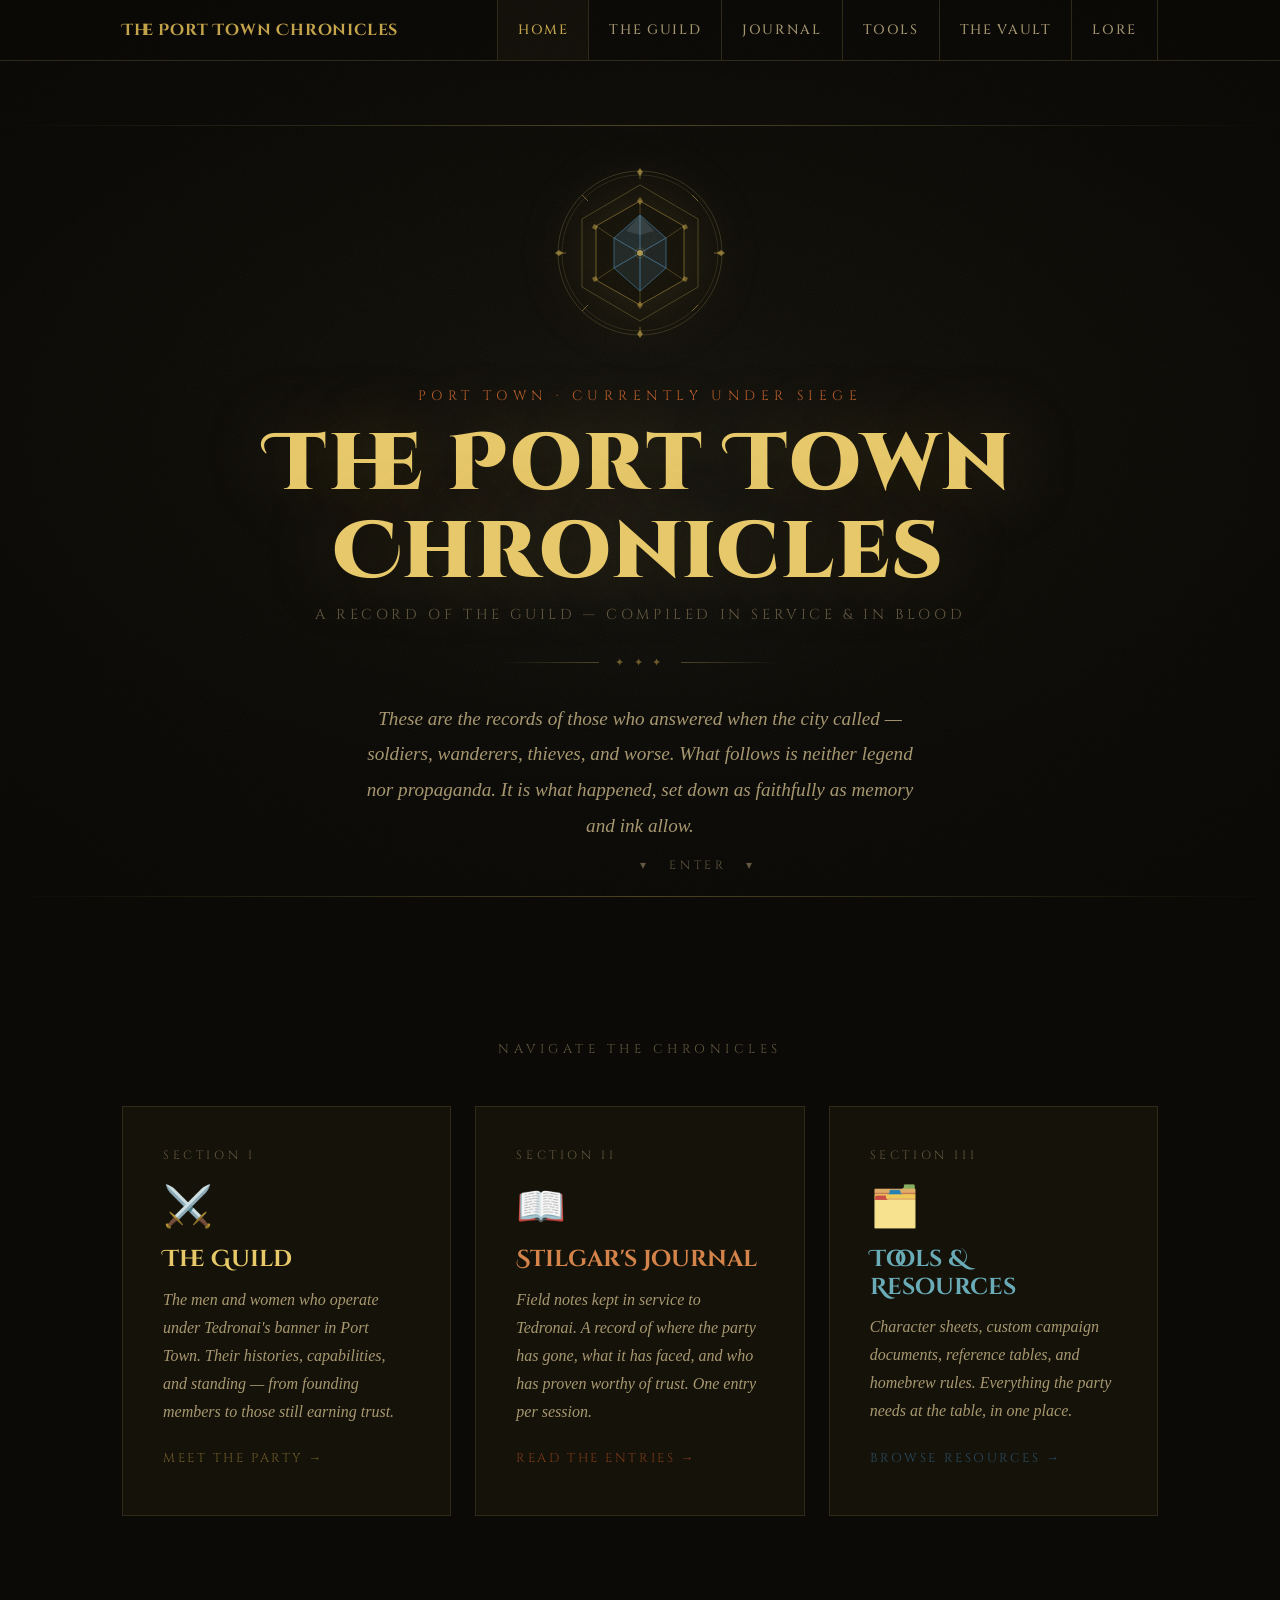
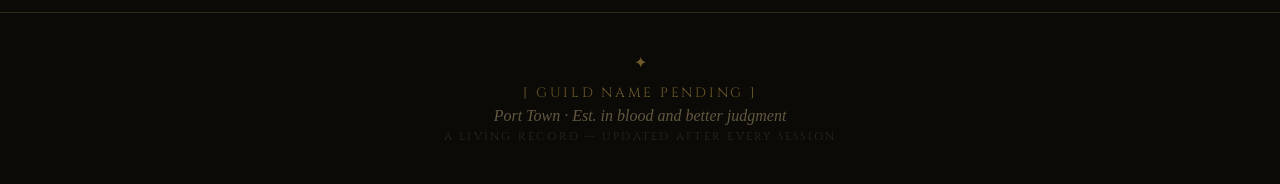
<file: index.html>
<!DOCTYPE html>
<html lang="en">
<head>
  <meta charset="UTF-8" />
  <meta name="viewport" content="width=device-width, initial-scale=1.0" />
  <title>The Port Town Chronicles</title>
  <link rel="preconnect" href="https://fonts.googleapis.com" />
  <link rel="preconnect" href="https://fonts.gstatic.com" crossorigin />
  <link href="https://fonts.googleapis.com/css2?family=Cinzel+Decorative:wght@400;700;900&family=Cinzel:wght@400;500;600;700&family=IM+Fell+English:ital@0;1&display=swap" rel="stylesheet" />
  <style>
    :root {
      --black:        #07060400;
      --bg:           #0b0a07;
      --surface:      #141209;
      --surface-2:    #1c1a10;
      --surface-3:    #252115;
      --border:       #302b18;
      --border-light: #4a4422;
      --gold:         #c9a84c;
      --gold-light:   #e8c96a;
      --gold-bright:  #f5df8a;
      --gold-dim:     #6e5a28;
      --gold-glow:    rgba(201,168,76,0.15);
      --ember:        #b85c2a;
      --ember-dim:    #7a3a18;
      --crystal:      #4a7a9b;
      --crystal-dim:  #2a4a60;
      --text-primary: #e8e0cc;
      --text-secondary:#a89870;
      --text-muted:   #635840;
      --font-display: 'Cinzel Decorative', serif;
      --font-heading: 'Cinzel', serif;
      --font-body:    'IM Fell English', serif;
    }
    *, *::before, *::after { box-sizing: border-box; margin: 0; padding: 0; }
    html { scroll-behavior: smooth; }
    body { background-color: var(--bg); color: var(--text-primary); font-family: var(--font-body); min-height: 100vh; overflow-x: hidden; }
    body::before {
      content: ''; position: fixed; inset: 0; pointer-events: none; z-index: 999;
      background: radial-gradient(ellipse at center, transparent 40%, rgba(0,0,0,0.7) 100%),
        url("data:image/svg+xml,%3Csvg viewBox='0 0 200 200' xmlns='http://www.w3.org/2000/svg'%3E%3Cfilter id='n'%3E%3CfeTurbulence type='fractalNoise' baseFrequency='0.85' numOctaves='4' stitchTiles='stitch'/%3E%3C/filter%3E%3Crect width='100%25' height='100%25' filter='url(%23n)'/%3E%3C/svg%3E");
      background-size: cover, 180px 180px; opacity: 0.04;
    }

    /* NAV */
    .site-nav { position: sticky; top: 0; z-index: 100; background: rgba(11,10,7,0.97); border-bottom: 1px solid var(--border); backdrop-filter: blur(12px); }
    .nav-inner { max-width: 1100px; margin: 0 auto; padding: 0 2rem; display: flex; align-items: center; justify-content: space-between; height: 60px; }
    .nav-brand { font-family: var(--font-display); font-size: 1rem; font-weight: 700; color: var(--gold); text-decoration: none; letter-spacing: 0.05em; }
    .nav-links { display: flex; align-items: center; }
    .nav-link { font-family: var(--font-heading); font-size: 0.85rem; font-weight: 500; letter-spacing: 0.12em; text-transform: uppercase; color: var(--text-secondary); text-decoration: none; padding: 0 1.25rem; height: 60px; display: flex; align-items: center; border-right: 1px solid var(--border); transition: color 0.2s, background 0.2s; }
    .nav-link:first-child { border-left: 1px solid var(--border); }
    .nav-link:hover, .nav-link.active { color: var(--gold); background: rgba(201,168,76,0.04); }

    /* HERO */
    .hero { min-height: 100vh; display: flex; flex-direction: column; align-items: center; justify-content: center; padding: 4rem 2rem 5rem; position: relative; text-align: center; background: radial-gradient(ellipse 80% 60% at 50% 40%, rgba(201,168,76,0.04) 0%, transparent 70%), radial-gradient(ellipse 40% 40% at 50% 50%, rgba(74,122,155,0.04) 0%, transparent 60%); }
    .hero::before, .hero::after { content: ''; position: absolute; left: 0; right: 0; height: 1px; background: linear-gradient(to right, transparent, var(--border-light), transparent); }
    .hero::before { top: 4rem; }
    .hero::after  { bottom: 4rem; }

    .crest-wrap { margin-bottom: 2.5rem; position: relative; opacity: 0; animation: fadeUp 1s ease forwards; animation-delay: 0.2s; }
    .crest-svg { width: 180px; height: 180px; filter: drop-shadow(0 0 30px rgba(201,168,76,0.2)); }
    .crest-ring { transform-origin: center; animation: rotateSlow 40s linear infinite; }

    .hero-eyebrow { font-family: var(--font-heading); font-size: 0.85rem; letter-spacing: 0.4em; text-transform: uppercase; color: var(--ember); margin-bottom: 1rem; opacity: 0; animation: fadeUp 0.8s ease forwards; animation-delay: 0.5s; }
    .hero-title { font-family: var(--font-display); font-size: clamp(2.8rem, 7vw, 5rem); font-weight: 900; color: var(--gold-light); line-height: 1.1; letter-spacing: 0.03em; text-shadow: 0 0 80px rgba(201,168,76,0.25), 0 0 120px rgba(201,168,76,0.1); margin-bottom: 0.5rem; opacity: 0; animation: fadeUp 0.8s ease forwards; animation-delay: 0.65s; }
    .hero-subtitle { font-family: var(--font-heading); font-size: 0.9rem; letter-spacing: 0.25em; text-transform: uppercase; color: var(--text-muted); margin-bottom: 2rem; opacity: 0; animation: fadeUp 0.8s ease forwards; animation-delay: 0.8s; }
    .hero-divider { display: flex; align-items: center; justify-content: center; gap: 1rem; margin-bottom: 2rem; opacity: 0; animation: fadeUp 0.8s ease forwards; animation-delay: 0.9s; }
    .hero-divider::before, .hero-divider::after { content: ''; width: 100px; height: 1px; background: linear-gradient(to right, transparent, var(--border-light)); }
    .hero-divider::after { background: linear-gradient(to left, transparent, var(--border-light)); }
    .hero-divider span { color: var(--gold-dim); font-size: 0.7rem; letter-spacing: 0.3em; }
    .hero-lore { font-family: var(--font-body); font-style: italic; font-size: 1.2rem; color: var(--text-secondary); max-width: 560px; line-height: 1.85; opacity: 0; animation: fadeUp 0.8s ease forwards; animation-delay: 1s; }
    .hero-scroll { position: absolute; bottom: 5.5rem; left: 50%; transform: translateX(-50%); font-family: var(--font-heading); font-size: 0.75rem; letter-spacing: 0.3em; text-transform: uppercase; color: var(--text-muted); opacity: 0; animation: fadeUp 0.8s ease forwards, pulse 3s ease-in-out 2s infinite; animation-delay: 1.5s, 1.5s; }

    /* CARDS */
    .sections { max-width: 1100px; margin: 0 auto; padding: 5rem 2rem 6rem; }
    .sections-eyebrow { font-family: var(--font-heading); font-size: 0.8rem; letter-spacing: 0.35em; text-transform: uppercase; color: var(--text-muted); text-align: center; margin-bottom: 3rem; }
    .cards-grid { display: grid; grid-template-columns: repeat(3, 1fr); gap: 1.5rem; }

    .card { position: relative; background: var(--surface); border: 1px solid var(--border); padding: 2.5rem 2.5rem 3rem; text-decoration: none; display: flex; flex-direction: column; overflow: hidden; transition: border-color 0.3s, background 0.3s; cursor: pointer; opacity: 0; animation: fadeUp 0.7s ease forwards; }
    .card:nth-child(1) { animation-delay: 0.1s; }
    .card:nth-child(2) { animation-delay: 0.2s; }
    .card:nth-child(3) { animation-delay: 0.3s; }
    .card::before { content: ''; position: absolute; top: 0; left: 0; width: 100%; height: 3px; background: linear-gradient(to right, transparent, var(--gold-dim), transparent); opacity: 0; transition: opacity 0.3s; }
    .card::after { content: ''; position: absolute; inset: 0; background: radial-gradient(ellipse 60% 60% at 50% 0%, var(--gold-glow), transparent); opacity: 0; transition: opacity 0.4s; pointer-events: none; }
    .card:hover { border-color: var(--border-light); background: var(--surface-2); }
    .card:hover::before { opacity: 1; }
    .card:hover::after  { opacity: 1; }

    .card--journal::before { background: linear-gradient(to right, transparent, var(--ember-dim), transparent); }
    .card--journal::after  { background: radial-gradient(ellipse 60% 60% at 50% 0%, rgba(184,92,42,0.1), transparent); }
    .card--tools::before   { background: linear-gradient(to right, transparent, var(--crystal-dim), transparent); }
    .card--tools::after    { background: radial-gradient(ellipse 60% 60% at 50% 0%, rgba(74,122,155,0.1), transparent); }

    .card-number { font-family: var(--font-heading); font-size: 0.75rem; letter-spacing: 0.3em; text-transform: uppercase; color: var(--text-muted); margin-bottom: 1.25rem; }
    .card-icon   { font-size: 2.5rem; margin-bottom: 1rem; display: block; filter: grayscale(0.3); }
    .card-title  { font-family: var(--font-display); font-size: clamp(1.2rem, 1.8vw, 1.6rem); font-weight: 700; color: var(--gold-light); line-height: 1.2; margin-bottom: 0.75rem; }
    .card--journal .card-title { color: #d4834a; }
    .card--tools   .card-title { color: #6aabb8; }
    .card-desc  { font-family: var(--font-body); font-style: italic; font-size: 1rem; color: var(--text-secondary); line-height: 1.75; margin-bottom: 1.5rem; flex: 1; }
    .card-arrow { font-family: var(--font-heading); font-size: 0.8rem; letter-spacing: 0.2em; text-transform: uppercase; color: var(--gold-dim); transition: color 0.2s, letter-spacing 0.2s; }
    .card--journal .card-arrow { color: var(--ember-dim); }
    .card--tools   .card-arrow { color: var(--crystal-dim); }
    .card:hover .card-arrow         { color: var(--gold);    letter-spacing: 0.3em; }
    .card--journal:hover .card-arrow { color: var(--ember); }
    .card--tools:hover   .card-arrow { color: var(--crystal); }

    /* FOOTER */
    .site-footer { border-top: 1px solid var(--border); padding: 2.5rem 2rem; text-align: center; }
    .footer-emblem  { color: var(--gold-dim); font-size: 1rem; margin-bottom: 0.75rem; }
    .footer-guild   { font-family: var(--font-heading); font-size: 0.85rem; letter-spacing: 0.2em; text-transform: uppercase; color: var(--gold-dim); margin-bottom: 0.35rem; }
    .footer-tagline { font-family: var(--font-body); font-style: italic; font-size: 1rem; color: var(--text-muted); margin-bottom: 0.25rem; }
    .footer-note    { font-family: var(--font-heading); font-size: 0.7rem; letter-spacing: 0.2em; text-transform: uppercase; color: var(--text-muted); opacity: 0.4; }

    /* ANIMATIONS */
    @keyframes fadeUp { from { opacity: 0; transform: translateY(18px); } to { opacity: 1; transform: translateY(0); } }
    @keyframes pulse  { 0%, 100% { opacity: 0.4; } 50% { opacity: 0.9; } }
    @keyframes rotateSlow { from { transform: rotate(0deg); } to { transform: rotate(360deg); } }

    @media (max-width: 900px) {
      .cards-grid { grid-template-columns: 1fr; }
      .nav-brand  { display: none; }
      .nav-link   { font-size: 0.7rem; padding: 0 0.75rem; }
      .hero-title { font-size: 2rem; }
    }
  </style>
</head>
<body>

  <nav class="site-nav">
    <div class="nav-inner">
      <a href="index.html" class="nav-brand">The Port Town Chronicles</a>
      <div class="nav-links">
        <a href="index.html" class="nav-link active">Home</a>
        <a href="guild.html" class="nav-link">The Guild</a>
        <a href="journal.html" class="nav-link">Journal</a>
        <a href="tools.html" class="nav-link">Tools</a>
        <a href="vault.html" class="nav-link">The Vault</a>
        <a href="lore.html" class="nav-link">Lore</a>
      </div>
    </div>
  </nav>

  <section class="hero">

    <div class="crest-wrap">
      <svg class="crest-svg" viewBox="0 0 180 180" xmlns="http://www.w3.org/2000/svg">
        <g class="crest-ring">
          <circle cx="90" cy="90" r="82" fill="none" stroke="#3a3520" stroke-width="1"/>
          <circle cx="90" cy="90" r="78" fill="none" stroke="#4a4522" stroke-width="0.5"/>
          <g stroke="#c9a84c" stroke-width="1" opacity="0.5">
            <line x1="90" y1="8"  x2="90" y2="16"/>
            <line x1="90" y1="164" x2="90" y2="172"/>
            <line x1="8"  y1="90" x2="16" y2="90"/>
            <line x1="164" y1="90" x2="172" y2="90"/>
            <line x1="32" y1="32" x2="38" y2="38"/>
            <line x1="142" y1="32" x2="148" y2="38"/>
            <line x1="32" y1="148" x2="38" y2="142"/>
            <line x1="142" y1="148" x2="148" y2="142"/>
          </g>
          <g fill="#c9a84c" opacity="0.6">
            <polygon points="90,5 93,9 90,13 87,9"/>
            <polygon points="90,167 93,171 90,175 87,171"/>
            <polygon points="5,90 9,93 13,90 9,87"/>
            <polygon points="167,90 171,93 175,90 171,87"/>
          </g>
        </g>
        <polygon points="90,22 148,56 148,124 90,158 32,124 32,56" fill="none" stroke="#4a4522" stroke-width="1"/>
        <polygon points="90,38 134,63 134,117 90,142 46,117 46,63" fill="rgba(20,18,9,0.8)" stroke="#6e5a28" stroke-width="1"/>
        <g>
          <polygon points="90,52 116,75 116,105 90,128 64,105 64,75" fill="rgba(74,122,155,0.08)" stroke="#2a4a60" stroke-width="0.5"/>
          <polygon points="90,52 116,75 90,90" fill="rgba(74,122,155,0.15)" stroke="#4a7a9b" stroke-width="0.5"/>
          <polygon points="116,75 116,105 90,90" fill="rgba(74,122,155,0.1)" stroke="#4a7a9b" stroke-width="0.5"/>
          <polygon points="116,105 90,128 90,90" fill="rgba(74,122,155,0.12)" stroke="#4a7a9b" stroke-width="0.5"/>
          <polygon points="90,128 64,105 90,90" fill="rgba(74,122,155,0.08)" stroke="#4a7a9b" stroke-width="0.5"/>
          <polygon points="64,105 64,75 90,90" fill="rgba(74,122,155,0.13)" stroke="#4a7a9b" stroke-width="0.5"/>
          <polygon points="64,75 90,52 90,90" fill="rgba(74,122,155,0.18)" stroke="#4a7a9b" stroke-width="0.5"/>
          <polygon points="90,52 104,68 90,72 76,68" fill="rgba(200,220,240,0.12)" stroke="none"/>
        </g>
        <g stroke="#c9a84c" stroke-width="0.75" opacity="0.4">
          <line x1="90" y1="38" x2="90" y2="52"/>
          <line x1="134" y1="63" x2="116" y2="75"/>
          <line x1="134" y1="117" x2="116" y2="105"/>
          <line x1="90" y1="142" x2="90" y2="128"/>
          <line x1="46" y1="117" x2="64" y2="105"/>
          <line x1="46" y1="63" x2="64" y2="75"/>
        </g>
        <g fill="#c9a84c" opacity="0.5">
          <polygon points="90,34 93,38 90,42 87,38"/>
          <polygon points="90,138 93,142 90,146 87,142"/>
          <polygon points="44,61 48,63 46,67 42,65"/>
          <polygon points="136,61 138,65 134,67 132,63"/>
          <polygon points="44,119 42,115 46,113 48,117"/>
          <polygon points="136,119 132,117 134,113 138,115"/>
        </g>
        <circle cx="90" cy="90" r="3" fill="#c9a84c" opacity="0.8"/>
        <circle cx="90" cy="90" r="5" fill="none" stroke="#c9a84c" stroke-width="0.5" opacity="0.4"/>
      </svg>
    </div>

    <p class="hero-eyebrow">Port Town · Currently Under Siege</p>
    <h1 class="hero-title">The Port Town<br>Chronicles</h1>
    <p class="hero-subtitle">A Record of the Guild — Compiled in Service &amp; in Blood</p>
    <div class="hero-divider"><span>✦ ✦ ✦</span></div>
    <p class="hero-lore">These are the records of those who answered when the city called — soldiers, wanderers, thieves, and worse. What follows is neither legend nor propaganda. It is what happened, set down as faithfully as memory and ink allow.</p>
    <p class="hero-scroll">▾ &nbsp; Enter &nbsp; ▾</p>

  </section>

  <div class="sections">
    <p class="sections-eyebrow">Navigate the Chronicles</p>
    <div class="cards-grid">

      <a href="guild.html" class="card card--guild">
        <p class="card-number">Section I</p>
        <span class="card-icon">⚔️</span>
        <h2 class="card-title">The Guild</h2>
        <p class="card-desc">The men and women who operate under Tedronai's banner in Port Town. Their histories, capabilities, and standing — from founding members to those still earning trust.</p>
        <p class="card-arrow">Meet the Party →</p>
      </a>

      <a href="journal.html" class="card card--journal">
        <p class="card-number">Section II</p>
        <span class="card-icon">📖</span>
        <h2 class="card-title">Stilgar's Journal</h2>
        <p class="card-desc">Field notes kept in service to Tedronai. A record of where the party has gone, what it has faced, and who has proven worthy of trust. One entry per session.</p>
        <p class="card-arrow">Read the Entries →</p>
      </a>

      <a href="tools.html" class="card card--tools">
        <p class="card-number">Section III</p>
        <span class="card-icon">🗂️</span>
        <h2 class="card-title">Tools &amp; Resources</h2>
        <p class="card-desc">Character sheets, custom campaign documents, reference tables, and homebrew rules. Everything the party needs at the table, in one place.</p>
        <p class="card-arrow">Browse Resources →</p>
      </a>

    </div>
  </div>

  <footer class="site-footer">
    <p class="footer-emblem">✦</p>
    <p class="footer-guild">[ Guild Name Pending ]</p>
    <p class="footer-tagline">Port Town · Est. in blood and better judgment</p>
    <p class="footer-note">A living record — updated after every session</p>
  </footer>

</body>
</html>
</file>
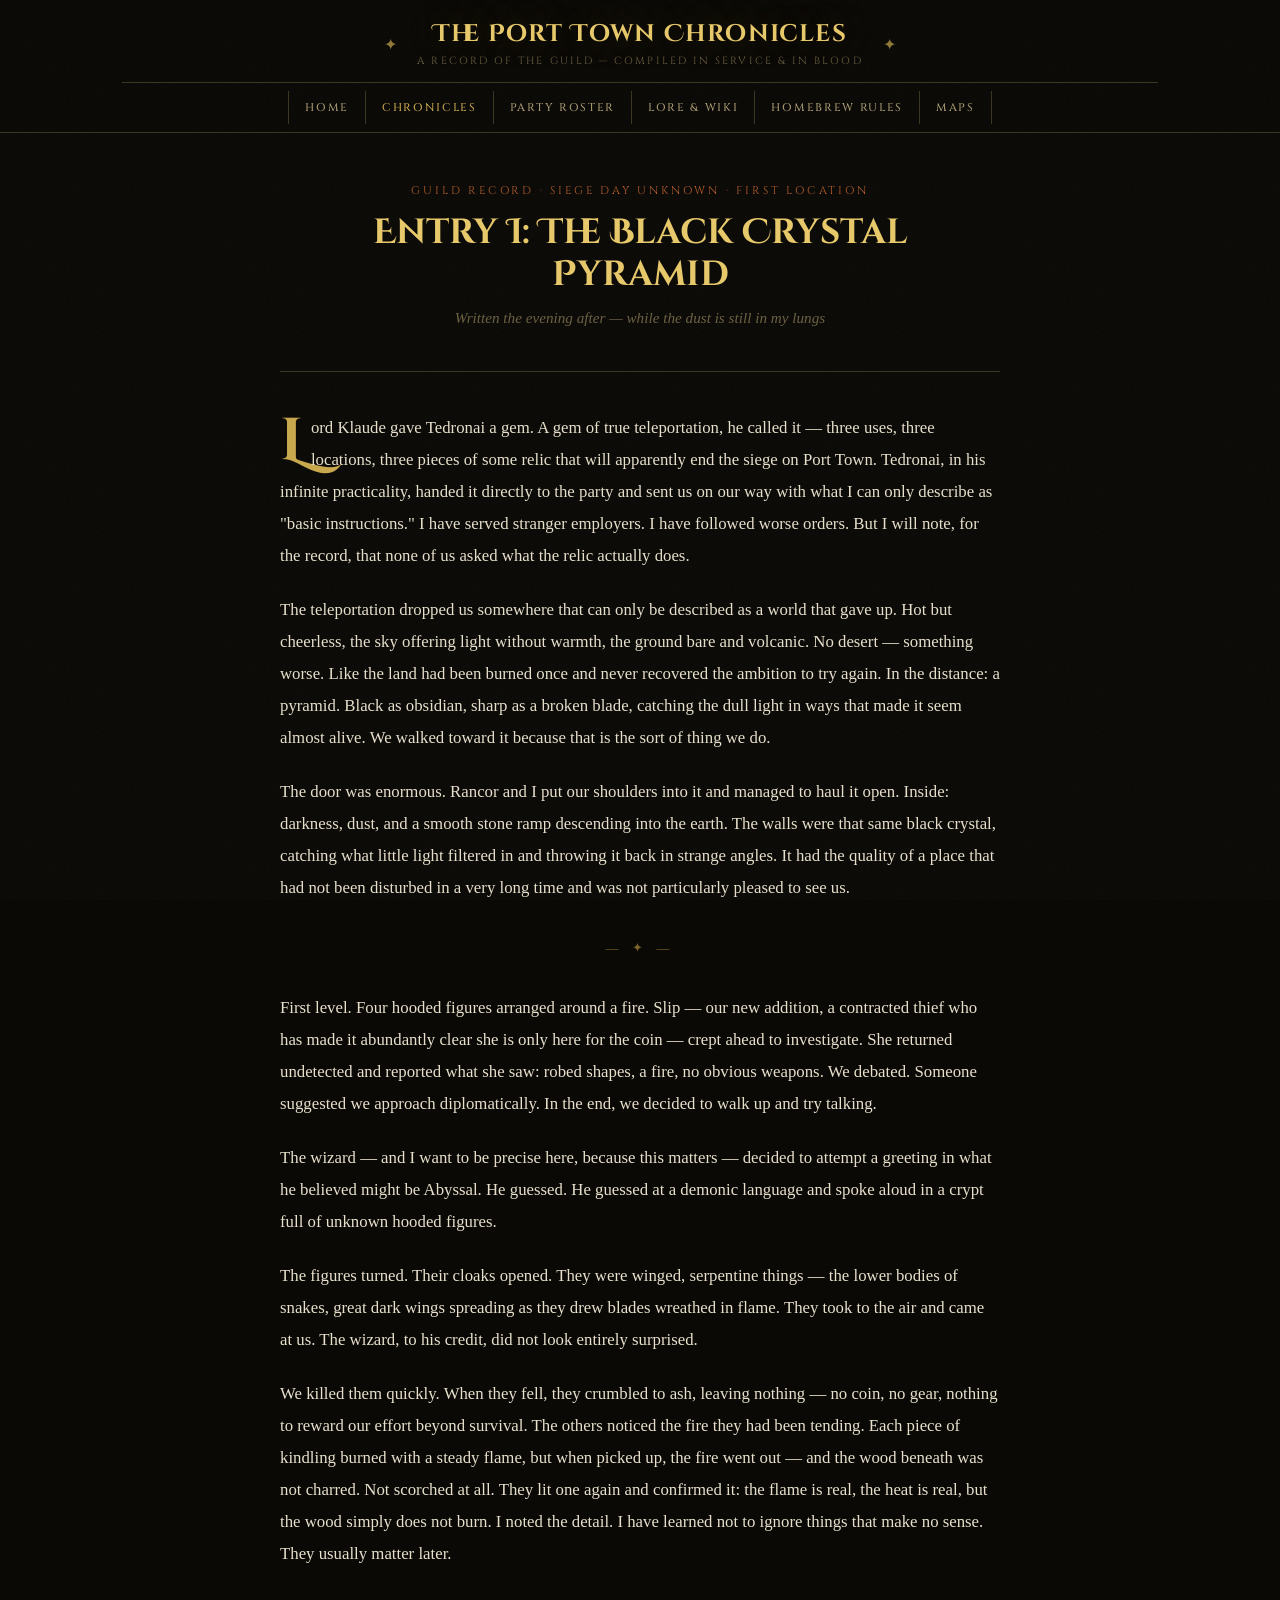
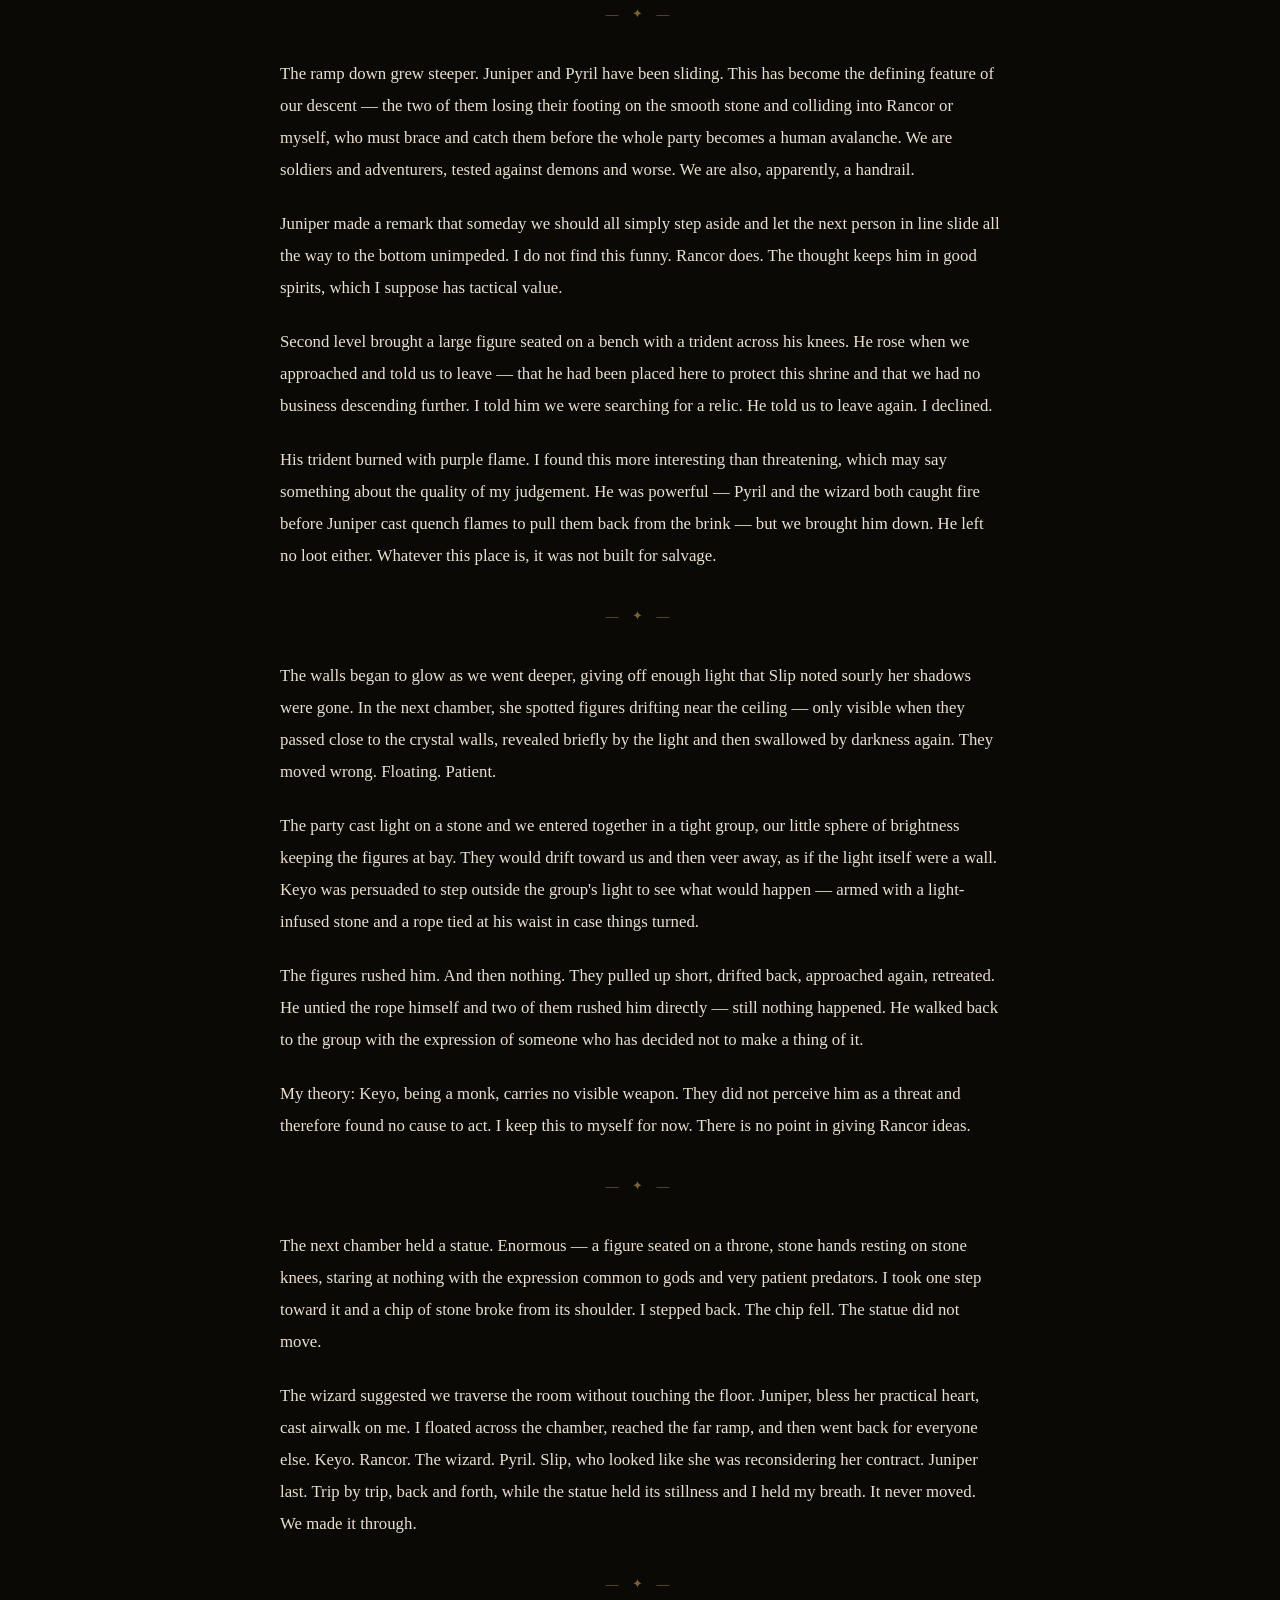
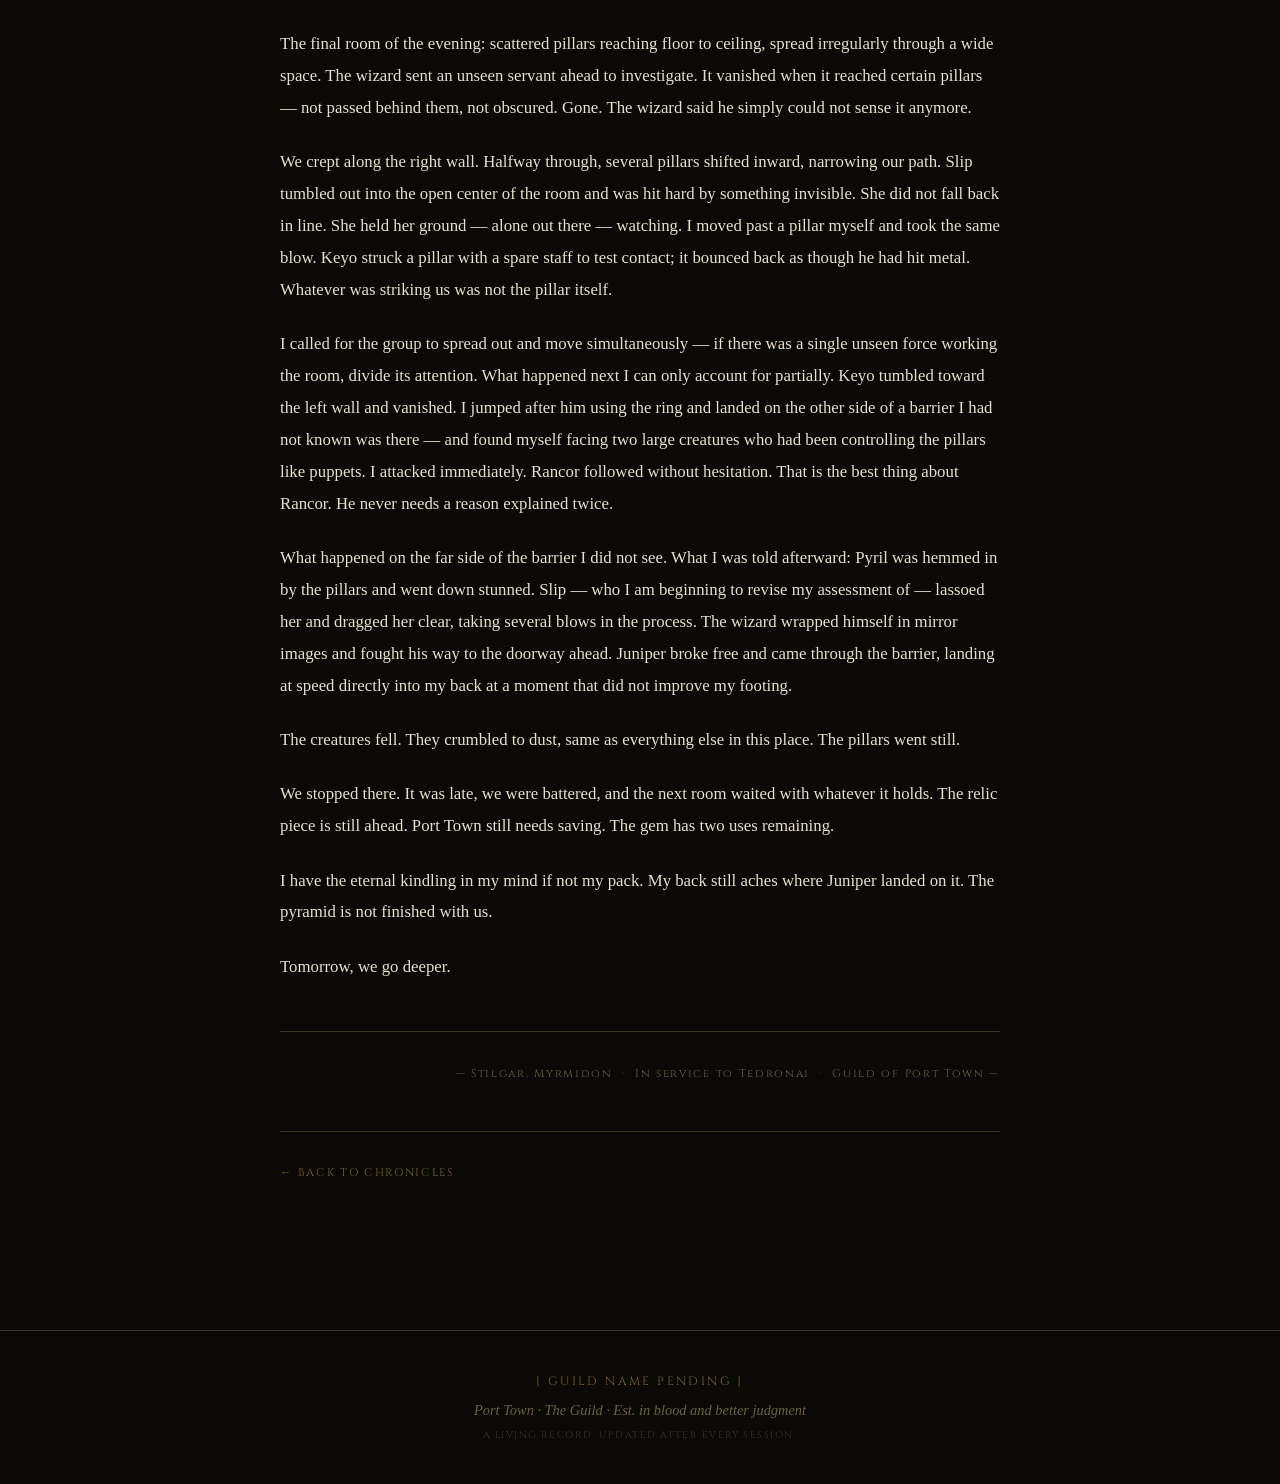
<file: entry-001.html>
<!DOCTYPE html>
<html lang="en">
<head>
  <meta charset="UTF-8" />
  <meta name="viewport" content="width=device-width, initial-scale=1.0" />
  <title>Entry I: The Black Crystal Pyramid — The Port Town Chronicles</title>
  <link rel="preconnect" href="https://fonts.googleapis.com" />
  <link rel="preconnect" href="https://fonts.gstatic.com" crossorigin />
  <link href="https://fonts.googleapis.com/css2?family=Cinzel+Decorative:wght@400;700&family=Cinzel:wght@400;500;600&family=IM+Fell+English:ital@0;1&display=swap" rel="stylesheet" />
  <link rel="stylesheet" href="css/style.css" />
</head>
<body>

  <div class="noise-overlay"></div>

  <header class="site-header">
    <div class="header-inner">
      <div class="site-brand">
        <div class="brand-emblem">✦</div>
        <div class="brand-text">
          <h1 class="site-title">The Port Town Chronicles</h1>
          <p class="site-subtitle">A Record of the Guild — Compiled in Service &amp; in Blood</p>
        </div>
        <div class="brand-emblem">✦</div>
      </div>
      <nav class="site-nav">
        <a href="index.html" class="nav-link">Home</a>
        <a href="journal.html" class="nav-link active">Chronicles</a>
        <a href="roster.html" class="nav-link">Party Roster</a>
        <a href="lore.html" class="nav-link">Lore &amp; Wiki</a>
        <a href="tools.html" class="nav-link">Homebrew Rules</a>
        <a href="lore.html" class="nav-link">Maps</a>
      </nav>
    </div>
  </header>

  <main class="site-main">
    <div class="journal-page">

      <div class="journal-page-header">
        <p class="journal-log-line">Guild Record · Siege Day Unknown · First Location</p>
        <h2 class="journal-page-title">Entry I: The Black Crystal Pyramid</h2>
        <p class="journal-page-byline">Written the evening after — while the dust is still in my lungs</p>
      </div>

      <div class="journal-body">

        <p>Lord Klaude gave Tedronai a gem. A gem of true teleportation, he called it — three uses, three locations, three pieces of some relic that will apparently end the siege on Port Town. Tedronai, in his infinite practicality, handed it directly to the party and sent us on our way with what I can only describe as "basic instructions." I have served stranger employers. I have followed worse orders. But I will note, for the record, that none of us asked what the relic actually does.</p>

        <p>The teleportation dropped us somewhere that can only be described as a world that gave up. Hot but cheerless, the sky offering light without warmth, the ground bare and volcanic. No desert — something worse. Like the land had been burned once and never recovered the ambition to try again. In the distance: a pyramid. Black as obsidian, sharp as a broken blade, catching the dull light in ways that made it seem almost alive. We walked toward it because that is the sort of thing we do.</p>

        <p>The door was enormous. Rancor and I put our shoulders into it and managed to haul it open. Inside: darkness, dust, and a smooth stone ramp descending into the earth. The walls were that same black crystal, catching what little light filtered in and throwing it back in strange angles. It had the quality of a place that had not been disturbed in a very long time and was not particularly pleased to see us.</p>

        <div class="journal-scene-break">— ✦ —</div>

        <p>First level. Four hooded figures arranged around a fire. Slip — our new addition, a contracted thief who has made it abundantly clear she is only here for the coin — crept ahead to investigate. She returned undetected and reported what she saw: robed shapes, a fire, no obvious weapons. We debated. Someone suggested we approach diplomatically. In the end, we decided to walk up and try talking.</p>

        <p>The wizard — and I want to be precise here, because this matters — decided to attempt a greeting in what he believed might be Abyssal. He guessed. He guessed at a demonic language and spoke aloud in a crypt full of unknown hooded figures.</p>

        <p>The figures turned. Their cloaks opened. They were winged, serpentine things — the lower bodies of snakes, great dark wings spreading as they drew blades wreathed in flame. They took to the air and came at us. The wizard, to his credit, did not look entirely surprised.</p>

        <p>We killed them quickly. When they fell, they crumbled to ash, leaving nothing — no coin, no gear, nothing to reward our effort beyond survival. The others noticed the fire they had been tending. Each piece of kindling burned with a steady flame, but when picked up, the fire went out — and the wood beneath was not charred. Not scorched at all. They lit one again and confirmed it: the flame is real, the heat is real, but the wood simply does not burn. I noted the detail. I have learned not to ignore things that make no sense. They usually matter later.</p>

        <div class="journal-scene-break">— ✦ —</div>

        <p>The ramp down grew steeper. Juniper and Pyril have been sliding. This has become the defining feature of our descent — the two of them losing their footing on the smooth stone and colliding into Rancor or myself, who must brace and catch them before the whole party becomes a human avalanche. We are soldiers and adventurers, tested against demons and worse. We are also, apparently, a handrail.</p>

        <p>Juniper made a remark that someday we should all simply step aside and let the next person in line slide all the way to the bottom unimpeded. I do not find this funny. Rancor does. The thought keeps him in good spirits, which I suppose has tactical value.</p>

        <p>Second level brought a large figure seated on a bench with a trident across his knees. He rose when we approached and told us to leave — that he had been placed here to protect this shrine and that we had no business descending further. I told him we were searching for a relic. He told us to leave again. I declined.</p>

        <p>His trident burned with purple flame. I found this more interesting than threatening, which may say something about the quality of my judgement. He was powerful — Pyril and the wizard both caught fire before Juniper cast quench flames to pull them back from the brink — but we brought him down. He left no loot either. Whatever this place is, it was not built for salvage.</p>

        <div class="journal-scene-break">— ✦ —</div>

        <p>The walls began to glow as we went deeper, giving off enough light that Slip noted sourly her shadows were gone. In the next chamber, she spotted figures drifting near the ceiling — only visible when they passed close to the crystal walls, revealed briefly by the light and then swallowed by darkness again. They moved wrong. Floating. Patient.</p>

        <p>The party cast light on a stone and we entered together in a tight group, our little sphere of brightness keeping the figures at bay. They would drift toward us and then veer away, as if the light itself were a wall. Keyo was persuaded to step outside the group's light to see what would happen — armed with a light-infused stone and a rope tied at his waist in case things turned.</p>

        <p>The figures rushed him. And then nothing. They pulled up short, drifted back, approached again, retreated. He untied the rope himself and two of them rushed him directly — still nothing happened. He walked back to the group with the expression of someone who has decided not to make a thing of it.</p>

        <p>My theory: Keyo, being a monk, carries no visible weapon. They did not perceive him as a threat and therefore found no cause to act. I keep this to myself for now. There is no point in giving Rancor ideas.</p>

        <div class="journal-scene-break">— ✦ —</div>

        <p>The next chamber held a statue. Enormous — a figure seated on a throne, stone hands resting on stone knees, staring at nothing with the expression common to gods and very patient predators. I took one step toward it and a chip of stone broke from its shoulder. I stepped back. The chip fell. The statue did not move.</p>

        <p>The wizard suggested we traverse the room without touching the floor. Juniper, bless her practical heart, cast airwalk on me. I floated across the chamber, reached the far ramp, and then went back for everyone else. Keyo. Rancor. The wizard. Pyril. Slip, who looked like she was reconsidering her contract. Juniper last. Trip by trip, back and forth, while the statue held its stillness and I held my breath. It never moved. We made it through.</p>

        <div class="journal-scene-break">— ✦ —</div>

        <p>The final room of the evening: scattered pillars reaching floor to ceiling, spread irregularly through a wide space. The wizard sent an unseen servant ahead to investigate. It vanished when it reached certain pillars — not passed behind them, not obscured. Gone. The wizard said he simply could not sense it anymore.</p>

        <p>We crept along the right wall. Halfway through, several pillars shifted inward, narrowing our path. Slip tumbled out into the open center of the room and was hit hard by something invisible. She did not fall back in line. She held her ground — alone out there — watching. I moved past a pillar myself and took the same blow. Keyo struck a pillar with a spare staff to test contact; it bounced back as though he had hit metal. Whatever was striking us was not the pillar itself.</p>

        <p>I called for the group to spread out and move simultaneously — if there was a single unseen force working the room, divide its attention. What happened next I can only account for partially. Keyo tumbled toward the left wall and vanished. I jumped after him using the ring and landed on the other side of a barrier I had not known was there — and found myself facing two large creatures who had been controlling the pillars like puppets. I attacked immediately. Rancor followed without hesitation. That is the best thing about Rancor. He never needs a reason explained twice.</p>

        <p>What happened on the far side of the barrier I did not see. What I was told afterward: Pyril was hemmed in by the pillars and went down stunned. Slip — who I am beginning to revise my assessment of — lassoed her and dragged her clear, taking several blows in the process. The wizard wrapped himself in mirror images and fought his way to the doorway ahead. Juniper broke free and came through the barrier, landing at speed directly into my back at a moment that did not improve my footing.</p>

        <p>The creatures fell. They crumbled to dust, same as everything else in this place. The pillars went still.</p>

        <p>We stopped there. It was late, we were battered, and the next room waited with whatever it holds. The relic piece is still ahead. Port Town still needs saving. The gem has two uses remaining.</p>

        <p>I have the eternal kindling in my mind if not my pack. My back still aches where Juniper landed on it. The pyramid is not finished with us.</p>

        <p>Tomorrow, we go deeper.</p>

      </div>

      <div class="journal-footer-sig">— Stilgar, Myrmidon &nbsp;·&nbsp; In service to Tedronai &nbsp;·&nbsp; Guild of Port Town —</div>

      <div style="margin-top: 3rem; padding-top: 1.5rem; border-top: 1px solid var(--border);">
        <a href="journal.html" style="font-family: var(--font-heading); font-size: 0.7rem; letter-spacing: 0.15em; text-transform: uppercase; color: var(--gold-dim); text-decoration: none;">← Back to Chronicles</a>
      </div>

    </div>
  </main>

  <footer class="site-footer">
    <div class="footer-inner">
      <p class="footer-guild">[ Guild Name Pending ]</p>
      <p class="footer-tagline">Port Town · The Guild · Est. in blood and better judgment</p>
      <p class="footer-note">A living record. Updated after every session.</p>
    </div>
  </footer>

</body>
</html>
</file>
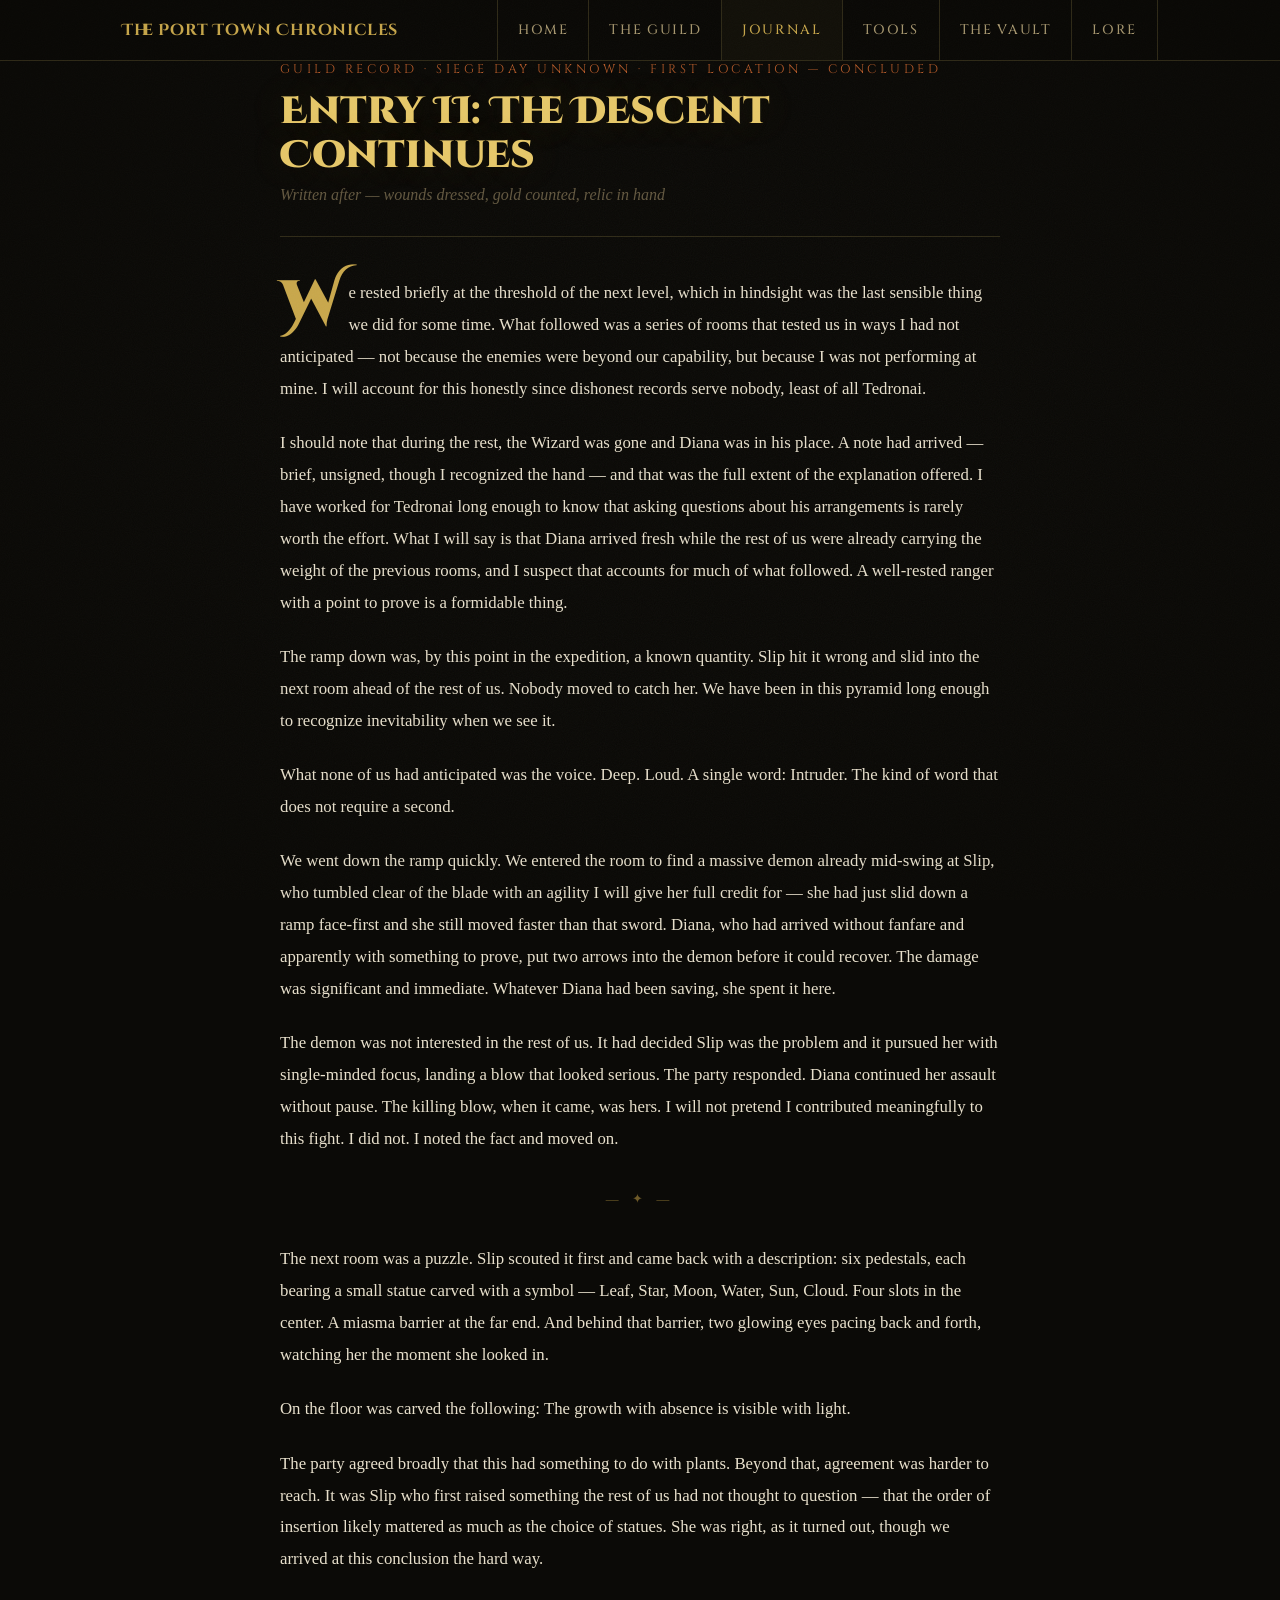
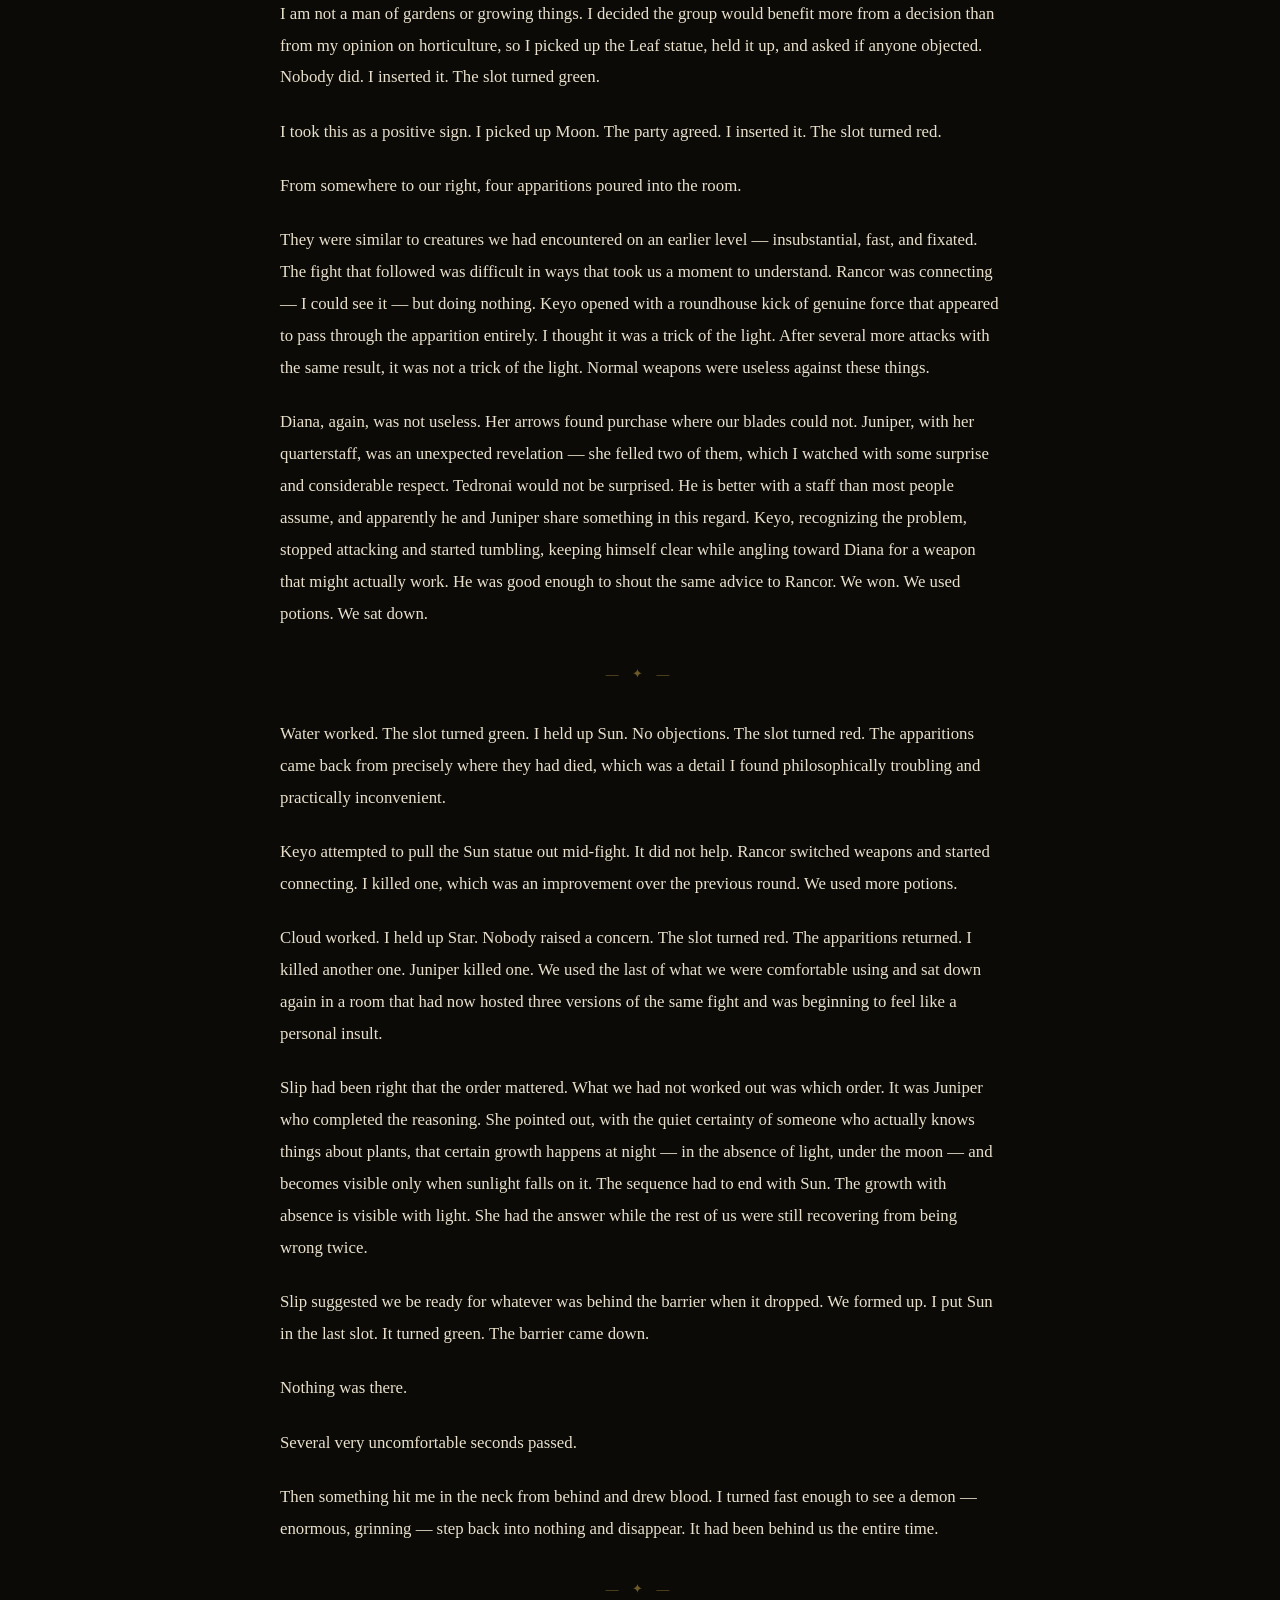
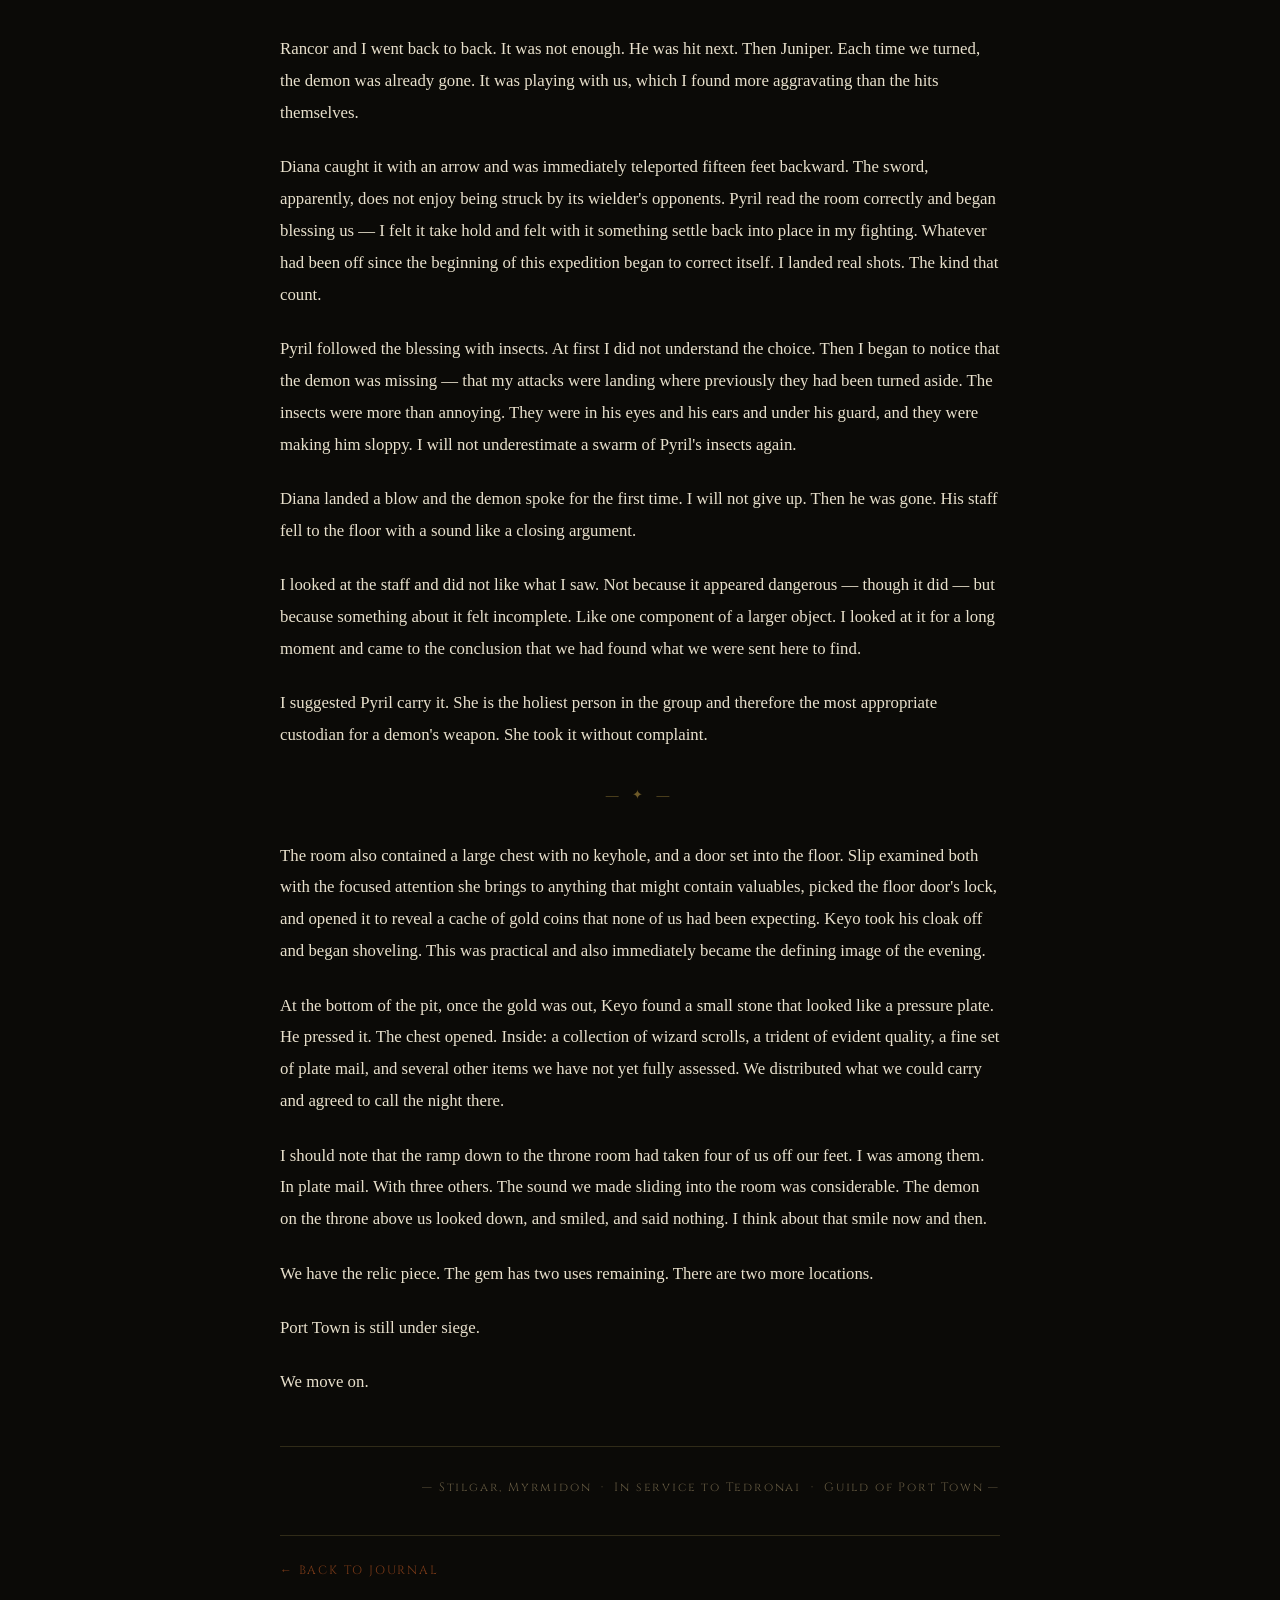
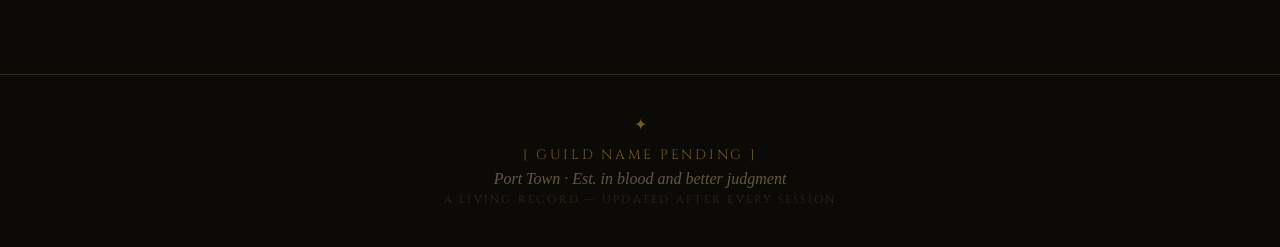
<file: entry-002.html>
<!DOCTYPE html>
<html lang="en">
<head>
  <meta charset="UTF-8" />
  <meta name="viewport" content="width=device-width, initial-scale=1.0" />
  <title>Entry II: The Descent Continues — The Port Town Chronicles</title>
  <link rel="preconnect" href="https://fonts.googleapis.com" />
  <link rel="preconnect" href="https://fonts.gstatic.com" crossorigin />
  <link href="https://fonts.googleapis.com/css2?family=Cinzel+Decorative:wght@400;700;900&family=Cinzel:wght@400;500;600;700&family=IM+Fell+English:ital@0;1&display=swap" rel="stylesheet" />
  <link rel="stylesheet" href="css/shared.css" />
  <style>
    .journal-wrap { max-width: 720px; margin: 0 auto; }
    .journal-log { font-family: var(--font-heading); font-size: 0.78rem; letter-spacing: 0.28em; text-transform: uppercase; color: var(--ember); margin-bottom: 0.75rem; }
    .journal-entry-title { font-family: var(--font-display); font-size: clamp(1.6rem, 3.5vw, 2.4rem); font-weight: 900; color: var(--gold-light); line-height: 1.15; margin-bottom: 0.5rem; text-shadow: 0 0 40px rgba(201,168,76,0.15); }
    .journal-byline { font-family: var(--font-body); font-style: italic; font-size: 1rem; color: var(--text-muted); margin-bottom: 2.5rem; padding-bottom: 2rem; border-bottom: 1px solid var(--border); }
    .journal-body { font-family: var(--font-body); font-size: 1.05rem; line-height: 1.9; color: var(--text-primary); }
    .journal-body p { margin-bottom: 1.4rem; }
    .journal-body p:first-child::first-letter { font-family: var(--font-display); font-size: 3.8em; font-weight: 900; float: left; line-height: 0.78; margin: 0.08em 0.1em 0 0; color: var(--gold); }
    .scene-break { text-align: center; color: var(--gold-dim); font-size: 0.8rem; letter-spacing: 0.4em; margin: 2rem 0; }
    .journal-sig { margin-top: 3rem; padding-top: 2rem; border-top: 1px solid var(--border); font-family: var(--font-heading); font-size: 0.75rem; letter-spacing: 0.15em; color: var(--text-muted); text-align: right; }
    .journal-back { margin-top: 2.5rem; padding-top: 1.5rem; border-top: 1px solid var(--border); }
    .journal-back a { font-family: var(--font-heading); font-size: 0.75rem; letter-spacing: 0.15em; text-transform: uppercase; color: var(--ember-dim); text-decoration: none; transition: color 0.2s; }
    .journal-back a:hover { color: var(--ember); }
  </style>
</head>
<body>
  <nav class="site-nav">
    <div class="nav-inner">
      <a href="index.html" class="nav-brand">The Port Town Chronicles</a>
      <div class="nav-links">
        <a href="index.html" class="nav-link">Home</a>
        <a href="guild.html" class="nav-link">The Guild</a>
        <a href="journal.html" class="nav-link active">Journal</a>
        <a href="tools.html" class="nav-link">Tools</a>
        <a href="vault.html" class="nav-link">The Vault</a>
        <a href="lore.html" class="nav-link">Lore</a>
      </div>
    </div>
  </nav>

  <main class="page-main">
    <div class="journal-wrap">
      <p class="journal-log">Guild Record · Siege Day Unknown · First Location — Concluded</p>
      <h1 class="journal-entry-title">Entry II: The Descent Continues</h1>
      <p class="journal-byline">Written after — wounds dressed, gold counted, relic in hand</p>

      <div class="journal-body">

        <p>We rested briefly at the threshold of the next level, which in hindsight was the last sensible thing we did for some time. What followed was a series of rooms that tested us in ways I had not anticipated — not because the enemies were beyond our capability, but because I was not performing at mine. I will account for this honestly since dishonest records serve nobody, least of all Tedronai.</p>

        <p>I should note that during the rest, the Wizard was gone and Diana was in his place. A note had arrived — brief, unsigned, though I recognized the hand — and that was the full extent of the explanation offered. I have worked for Tedronai long enough to know that asking questions about his arrangements is rarely worth the effort. What I will say is that Diana arrived fresh while the rest of us were already carrying the weight of the previous rooms, and I suspect that accounts for much of what followed. A well-rested ranger with a point to prove is a formidable thing.</p>

        <p>The ramp down was, by this point in the expedition, a known quantity. Slip hit it wrong and slid into the next room ahead of the rest of us. Nobody moved to catch her. We have been in this pyramid long enough to recognize inevitability when we see it.</p>

        <p>What none of us had anticipated was the voice. Deep. Loud. A single word: Intruder. The kind of word that does not require a second.</p>

        <p>We went down the ramp quickly. We entered the room to find a massive demon already mid-swing at Slip, who tumbled clear of the blade with an agility I will give her full credit for — she had just slid down a ramp face-first and she still moved faster than that sword. Diana, who had arrived without fanfare and apparently with something to prove, put two arrows into the demon before it could recover. The damage was significant and immediate. Whatever Diana had been saving, she spent it here.</p>

        <p>The demon was not interested in the rest of us. It had decided Slip was the problem and it pursued her with single-minded focus, landing a blow that looked serious. The party responded. Diana continued her assault without pause. The killing blow, when it came, was hers. I will not pretend I contributed meaningfully to this fight. I did not. I noted the fact and moved on.</p>

        <div class="scene-break">— ✦ —</div>

        <p>The next room was a puzzle. Slip scouted it first and came back with a description: six pedestals, each bearing a small statue carved with a symbol — Leaf, Star, Moon, Water, Sun, Cloud. Four slots in the center. A miasma barrier at the far end. And behind that barrier, two glowing eyes pacing back and forth, watching her the moment she looked in.</p>

        <p>On the floor was carved the following: The growth with absence is visible with light.</p>

        <p>The party agreed broadly that this had something to do with plants. Beyond that, agreement was harder to reach. It was Slip who first raised something the rest of us had not thought to question — that the order of insertion likely mattered as much as the choice of statues. She was right, as it turned out, though we arrived at this conclusion the hard way.</p>

        <p>I am not a man of gardens or growing things. I decided the group would benefit more from a decision than from my opinion on horticulture, so I picked up the Leaf statue, held it up, and asked if anyone objected. Nobody did. I inserted it. The slot turned green.</p>

        <p>I took this as a positive sign. I picked up Moon. The party agreed. I inserted it. The slot turned red.</p>

        <p>From somewhere to our right, four apparitions poured into the room.</p>

        <p>They were similar to creatures we had encountered on an earlier level — insubstantial, fast, and fixated. The fight that followed was difficult in ways that took us a moment to understand. Rancor was connecting — I could see it — but doing nothing. Keyo opened with a roundhouse kick of genuine force that appeared to pass through the apparition entirely. I thought it was a trick of the light. After several more attacks with the same result, it was not a trick of the light. Normal weapons were useless against these things.</p>

        <p>Diana, again, was not useless. Her arrows found purchase where our blades could not. Juniper, with her quarterstaff, was an unexpected revelation — she felled two of them, which I watched with some surprise and considerable respect. Tedronai would not be surprised. He is better with a staff than most people assume, and apparently he and Juniper share something in this regard. Keyo, recognizing the problem, stopped attacking and started tumbling, keeping himself clear while angling toward Diana for a weapon that might actually work. He was good enough to shout the same advice to Rancor. We won. We used potions. We sat down.</p>

        <div class="scene-break">— ✦ —</div>

        <p>Water worked. The slot turned green. I held up Sun. No objections. The slot turned red. The apparitions came back from precisely where they had died, which was a detail I found philosophically troubling and practically inconvenient.</p>

        <p>Keyo attempted to pull the Sun statue out mid-fight. It did not help. Rancor switched weapons and started connecting. I killed one, which was an improvement over the previous round. We used more potions.</p>

        <p>Cloud worked. I held up Star. Nobody raised a concern. The slot turned red. The apparitions returned. I killed another one. Juniper killed one. We used the last of what we were comfortable using and sat down again in a room that had now hosted three versions of the same fight and was beginning to feel like a personal insult.</p>

        <p>Slip had been right that the order mattered. What we had not worked out was which order. It was Juniper who completed the reasoning. She pointed out, with the quiet certainty of someone who actually knows things about plants, that certain growth happens at night — in the absence of light, under the moon — and becomes visible only when sunlight falls on it. The sequence had to end with Sun. The growth with absence is visible with light. She had the answer while the rest of us were still recovering from being wrong twice.</p>

        <p>Slip suggested we be ready for whatever was behind the barrier when it dropped. We formed up. I put Sun in the last slot. It turned green. The barrier came down.</p>

        <p>Nothing was there.</p>

        <p>Several very uncomfortable seconds passed.</p>

        <p>Then something hit me in the neck from behind and drew blood. I turned fast enough to see a demon — enormous, grinning — step back into nothing and disappear. It had been behind us the entire time.</p>

        <div class="scene-break">— ✦ —</div>

        <p>Rancor and I went back to back. It was not enough. He was hit next. Then Juniper. Each time we turned, the demon was already gone. It was playing with us, which I found more aggravating than the hits themselves.</p>

        <p>Diana caught it with an arrow and was immediately teleported fifteen feet backward. The sword, apparently, does not enjoy being struck by its wielder's opponents. Pyril read the room correctly and began blessing us — I felt it take hold and felt with it something settle back into place in my fighting. Whatever had been off since the beginning of this expedition began to correct itself. I landed real shots. The kind that count.</p>

        <p>Pyril followed the blessing with insects. At first I did not understand the choice. Then I began to notice that the demon was missing — that my attacks were landing where previously they had been turned aside. The insects were more than annoying. They were in his eyes and his ears and under his guard, and they were making him sloppy. I will not underestimate a swarm of Pyril's insects again.</p>

        <p>Diana landed a blow and the demon spoke for the first time. I will not give up. Then he was gone. His staff fell to the floor with a sound like a closing argument.</p>

        <p>I looked at the staff and did not like what I saw. Not because it appeared dangerous — though it did — but because something about it felt incomplete. Like one component of a larger object. I looked at it for a long moment and came to the conclusion that we had found what we were sent here to find.</p>

        <p>I suggested Pyril carry it. She is the holiest person in the group and therefore the most appropriate custodian for a demon's weapon. She took it without complaint.</p>

        <div class="scene-break">— ✦ —</div>

        <p>The room also contained a large chest with no keyhole, and a door set into the floor. Slip examined both with the focused attention she brings to anything that might contain valuables, picked the floor door's lock, and opened it to reveal a cache of gold coins that none of us had been expecting. Keyo took his cloak off and began shoveling. This was practical and also immediately became the defining image of the evening.</p>

        <p>At the bottom of the pit, once the gold was out, Keyo found a small stone that looked like a pressure plate. He pressed it. The chest opened. Inside: a collection of wizard scrolls, a trident of evident quality, a fine set of plate mail, and several other items we have not yet fully assessed. We distributed what we could carry and agreed to call the night there.</p>

        <p>I should note that the ramp down to the throne room had taken four of us off our feet. I was among them. In plate mail. With three others. The sound we made sliding into the room was considerable. The demon on the throne above us looked down, and smiled, and said nothing. I think about that smile now and then.</p>

        <p>We have the relic piece. The gem has two uses remaining. There are two more locations.</p>

        <p>Port Town is still under siege.</p>

        <p>We move on.</p>

      </div>

      <div class="journal-sig">— Stilgar, Myrmidon &nbsp;·&nbsp; In service to Tedronai &nbsp;·&nbsp; Guild of Port Town —</div>

      <div class="journal-back">
        <a href="journal.html">← Back to Journal</a>
      </div>
    </div>
  </main>

  <footer class="site-footer">
    <p class="footer-emblem">✦</p>
    <p class="footer-guild">[ Guild Name Pending ]</p>
    <p class="footer-tagline">Port Town · Est. in blood and better judgment</p>
    <p class="footer-note">A living record — updated after every session</p>
  </footer>
</body>
</html>
</file>
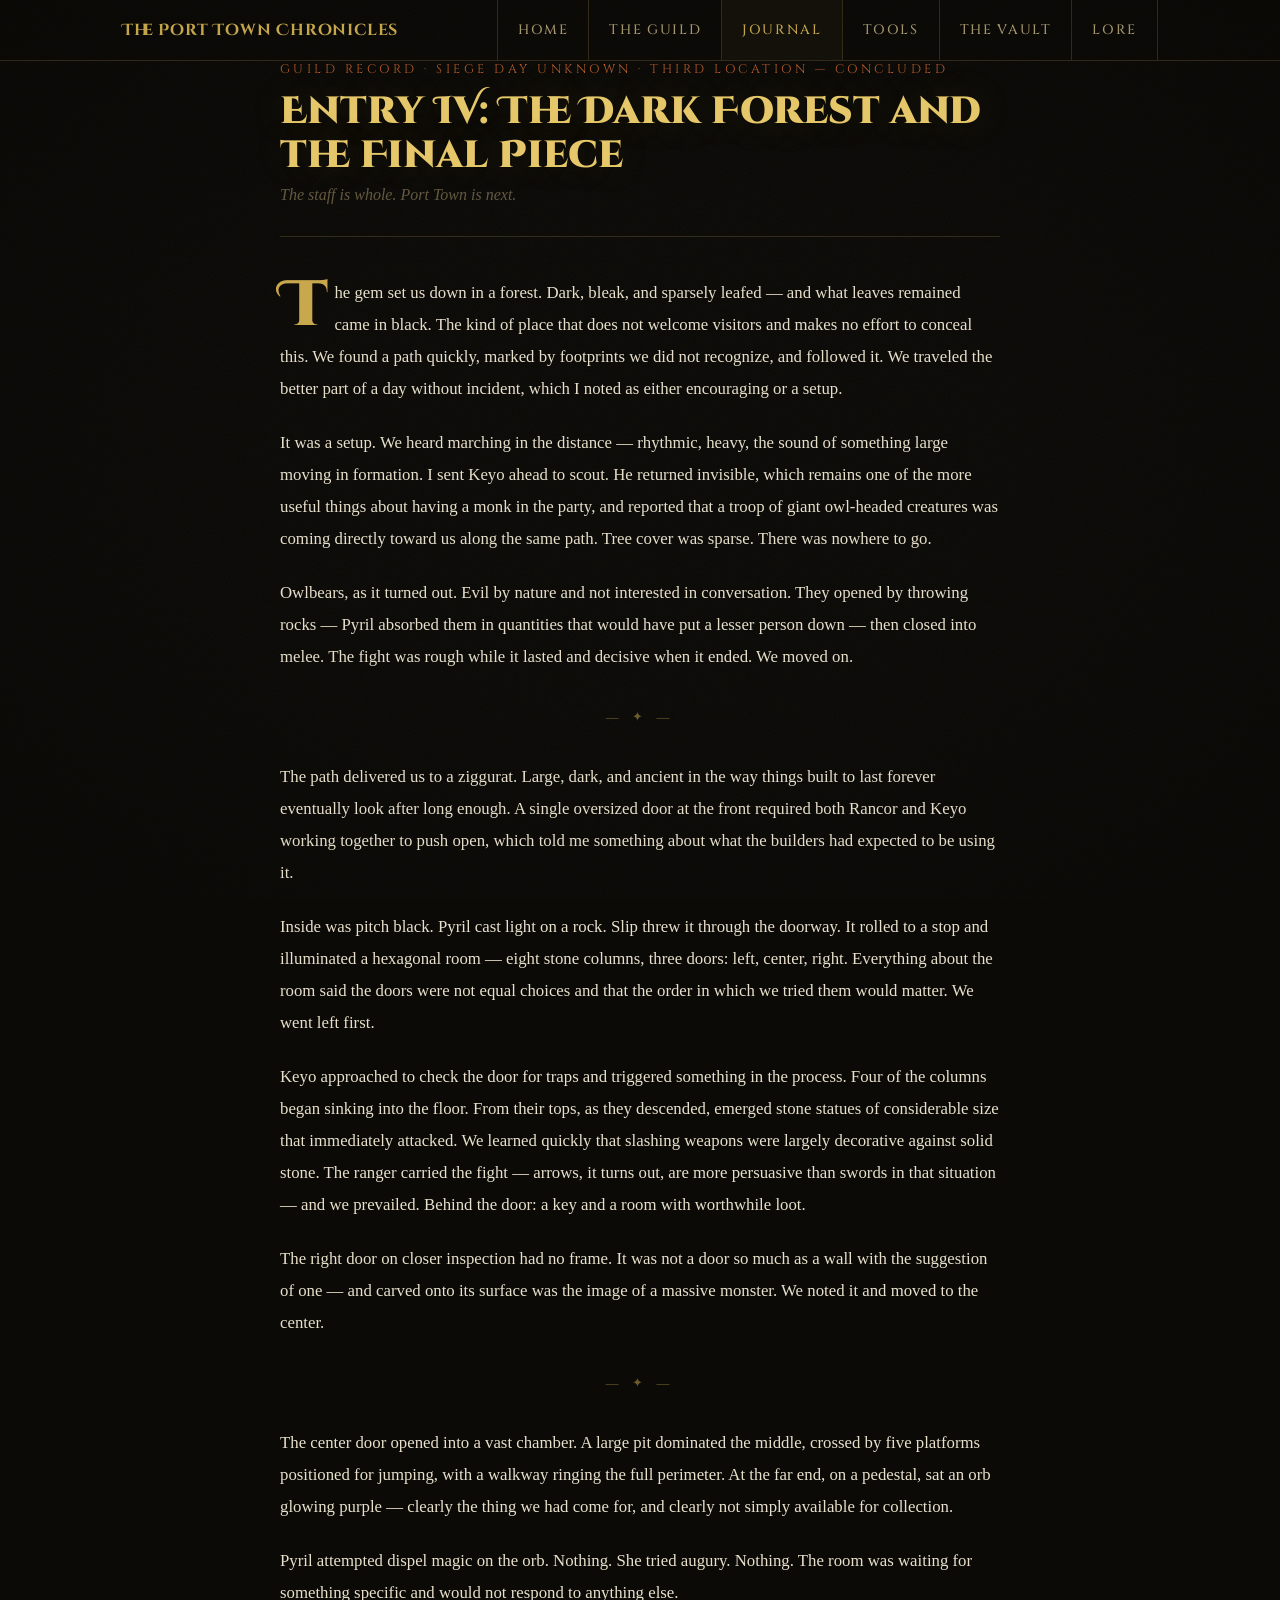
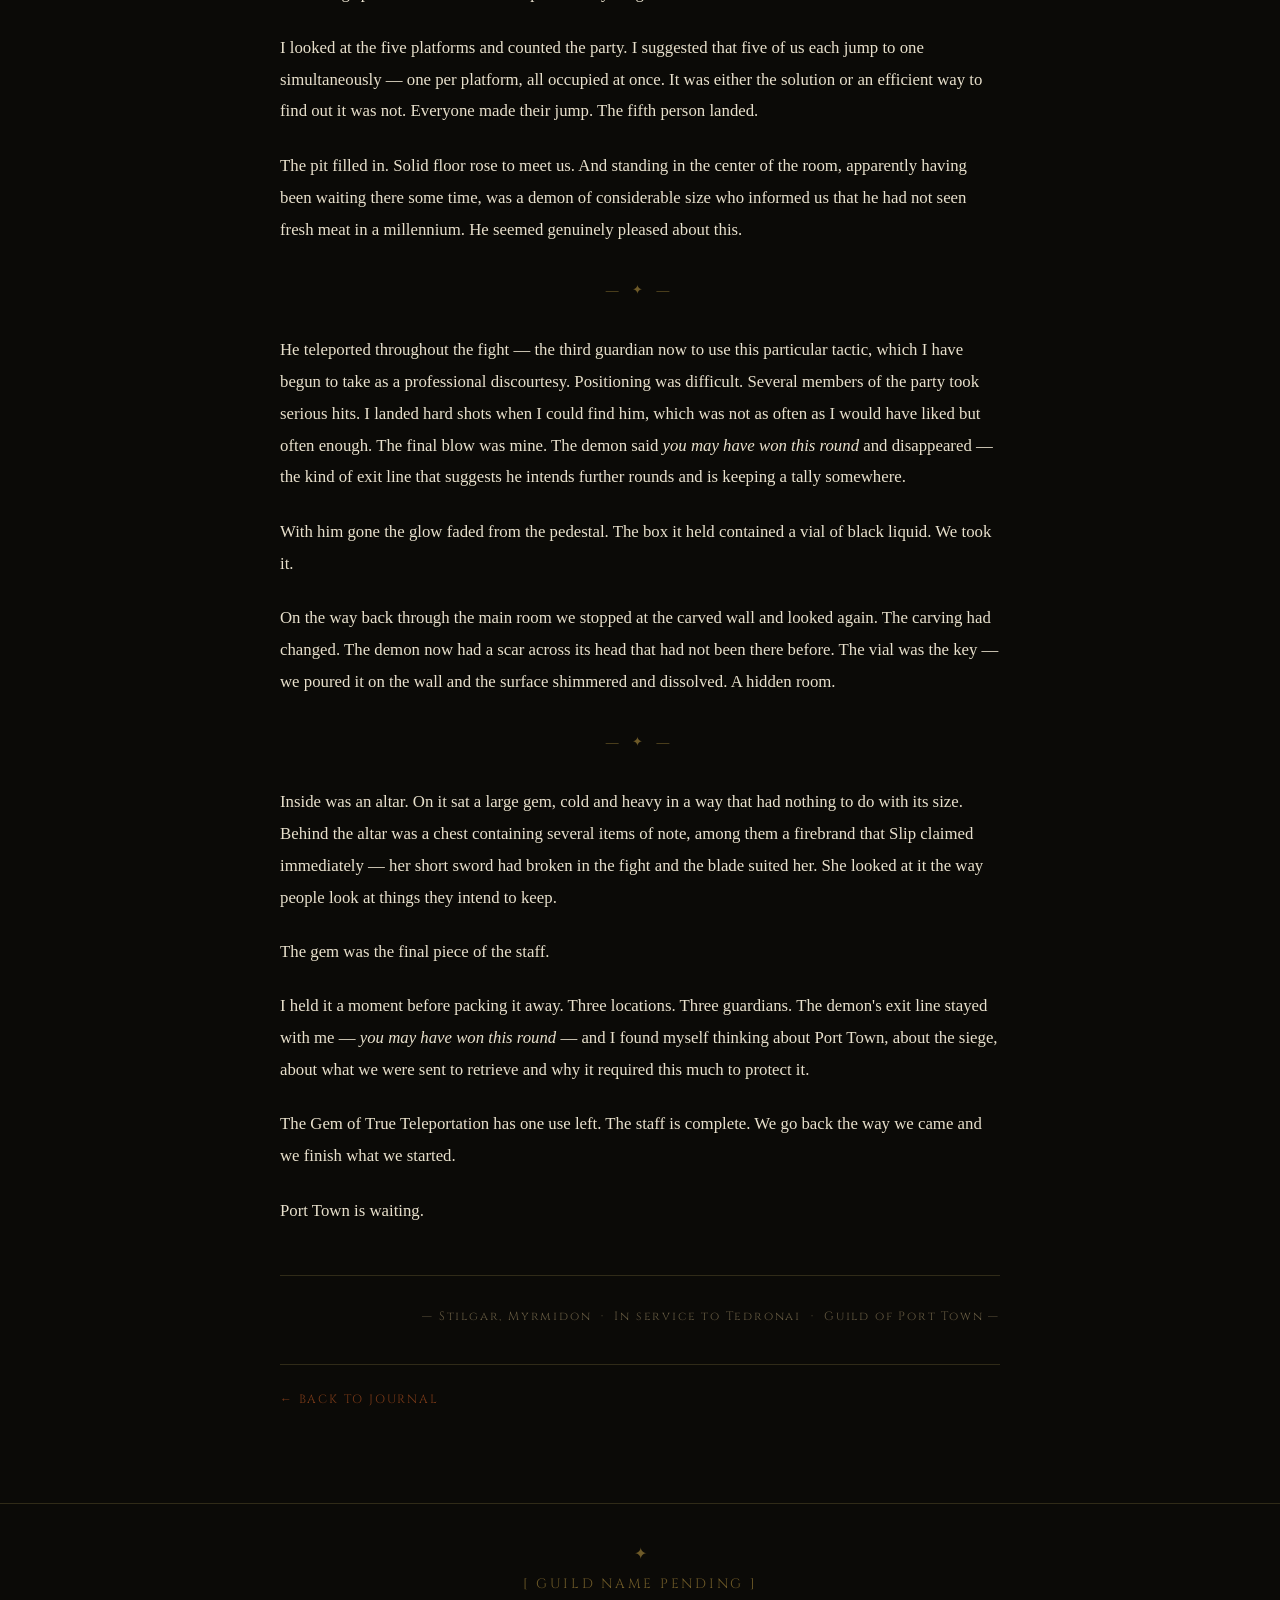
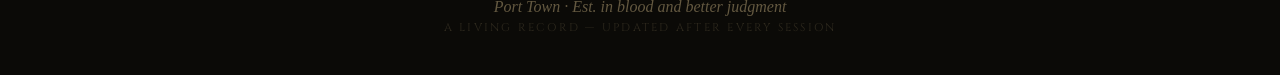
<file: entry-004.html>
<!DOCTYPE html>
<html lang="en">
<head>
  <meta charset="UTF-8" />
  <meta name="viewport" content="width=device-width, initial-scale=1.0" />
  <title>Entry IV: The Dark Forest — The Port Town Chronicles</title>
  <link rel="preconnect" href="https://fonts.googleapis.com" />
  <link rel="preconnect" href="https://fonts.gstatic.com" crossorigin />
  <link href="https://fonts.googleapis.com/css2?family=Cinzel+Decorative:wght@400;700;900&family=Cinzel:wght@400;500;600;700&family=IM+Fell+English:ital@0;1&display=swap" rel="stylesheet" />
  <link rel="stylesheet" href="css/shared.css" />
  <style>
    .journal-wrap { max-width: 720px; margin: 0 auto; }
    .journal-log { font-family: var(--font-heading); font-size: 0.78rem; letter-spacing: 0.28em; text-transform: uppercase; color: var(--ember); margin-bottom: 0.75rem; }
    .journal-entry-title { font-family: var(--font-display); font-size: clamp(1.6rem, 3.5vw, 2.4rem); font-weight: 900; color: var(--gold-light); line-height: 1.15; margin-bottom: 0.5rem; text-shadow: 0 0 40px rgba(201,168,76,0.15); }
    .journal-byline { font-family: var(--font-body); font-style: italic; font-size: 1rem; color: var(--text-muted); margin-bottom: 2.5rem; padding-bottom: 2rem; border-bottom: 1px solid var(--border); }
    .journal-body { font-family: var(--font-body); font-size: 1.05rem; line-height: 1.9; color: var(--text-primary); }
    .journal-body p { margin-bottom: 1.4rem; }
    .journal-body p:first-child::first-letter { font-family: var(--font-display); font-size: 3.8em; font-weight: 900; float: left; line-height: 0.78; margin: 0.08em 0.1em 0 0; color: var(--gold); }
    .scene-break { text-align: center; color: var(--gold-dim); font-size: 0.8rem; letter-spacing: 0.4em; margin: 2rem 0; }
    .journal-sig { margin-top: 3rem; padding-top: 2rem; border-top: 1px solid var(--border); font-family: var(--font-heading); font-size: 0.75rem; letter-spacing: 0.15em; color: var(--text-muted); text-align: right; }
    .journal-back { margin-top: 2.5rem; padding-top: 1.5rem; border-top: 1px solid var(--border); }
    .journal-back a { font-family: var(--font-heading); font-size: 0.75rem; letter-spacing: 0.15em; text-transform: uppercase; color: var(--ember-dim); text-decoration: none; transition: color 0.2s; }
    .journal-back a:hover { color: var(--ember); }
  </style>
</head>
<body>
  <nav class="site-nav">
    <div class="nav-inner">
      <a href="index.html" class="nav-brand">The Port Town Chronicles</a>
      <div class="nav-links">
        <a href="index.html" class="nav-link">Home</a>
        <a href="guild.html" class="nav-link">The Guild</a>
        <a href="journal.html" class="nav-link active">Journal</a>
        <a href="tools.html" class="nav-link">Tools</a>
        <a href="vault.html" class="nav-link">The Vault</a>
        <a href="lore.html" class="nav-link">Lore</a>
      </div>
    </div>
  </nav>

  <main class="page-main">
    <div class="journal-wrap">
      <p class="journal-log">Guild Record · Siege Day Unknown · Third Location — Concluded</p>
      <h1 class="journal-entry-title">Entry IV: The Dark Forest and the Final Piece</h1>
      <p class="journal-byline">The staff is whole. Port Town is next.</p>

      <div class="journal-body">

        <p>The gem set us down in a forest. Dark, bleak, and sparsely leafed — and what leaves remained came in black. The kind of place that does not welcome visitors and makes no effort to conceal this. We found a path quickly, marked by footprints we did not recognize, and followed it. We traveled the better part of a day without incident, which I noted as either encouraging or a setup.</p>

        <p>It was a setup. We heard marching in the distance — rhythmic, heavy, the sound of something large moving in formation. I sent Keyo ahead to scout. He returned invisible, which remains one of the more useful things about having a monk in the party, and reported that a troop of giant owl-headed creatures was coming directly toward us along the same path. Tree cover was sparse. There was nowhere to go.</p>

        <p>Owlbears, as it turned out. Evil by nature and not interested in conversation. They opened by throwing rocks — Pyril absorbed them in quantities that would have put a lesser person down — then closed into melee. The fight was rough while it lasted and decisive when it ended. We moved on.</p>

        <div class="scene-break">— ✦ —</div>

        <p>The path delivered us to a ziggurat. Large, dark, and ancient in the way things built to last forever eventually look after long enough. A single oversized door at the front required both Rancor and Keyo working together to push open, which told me something about what the builders had expected to be using it.</p>

        <p>Inside was pitch black. Pyril cast light on a rock. Slip threw it through the doorway. It rolled to a stop and illuminated a hexagonal room — eight stone columns, three doors: left, center, right. Everything about the room said the doors were not equal choices and that the order in which we tried them would matter. We went left first.</p>

        <p>Keyo approached to check the door for traps and triggered something in the process. Four of the columns began sinking into the floor. From their tops, as they descended, emerged stone statues of considerable size that immediately attacked. We learned quickly that slashing weapons were largely decorative against solid stone. The ranger carried the fight — arrows, it turns out, are more persuasive than swords in that situation — and we prevailed. Behind the door: a key and a room with worthwhile loot.</p>

        <p>The right door on closer inspection had no frame. It was not a door so much as a wall with the suggestion of one — and carved onto its surface was the image of a massive monster. We noted it and moved to the center.</p>

        <div class="scene-break">— ✦ —</div>

        <p>The center door opened into a vast chamber. A large pit dominated the middle, crossed by five platforms positioned for jumping, with a walkway ringing the full perimeter. At the far end, on a pedestal, sat an orb glowing purple — clearly the thing we had come for, and clearly not simply available for collection.</p>

        <p>Pyril attempted dispel magic on the orb. Nothing. She tried augury. Nothing. The room was waiting for something specific and would not respond to anything else.</p>

        <p>I looked at the five platforms and counted the party. I suggested that five of us each jump to one simultaneously — one per platform, all occupied at once. It was either the solution or an efficient way to find out it was not. Everyone made their jump. The fifth person landed.</p>

        <p>The pit filled in. Solid floor rose to meet us. And standing in the center of the room, apparently having been waiting there some time, was a demon of considerable size who informed us that he had not seen fresh meat in a millennium. He seemed genuinely pleased about this.</p>

        <div class="scene-break">— ✦ —</div>

        <p>He teleported throughout the fight — the third guardian now to use this particular tactic, which I have begun to take as a professional discourtesy. Positioning was difficult. Several members of the party took serious hits. I landed hard shots when I could find him, which was not as often as I would have liked but often enough. The final blow was mine. The demon said <em>you may have won this round</em> and disappeared — the kind of exit line that suggests he intends further rounds and is keeping a tally somewhere.</p>

        <p>With him gone the glow faded from the pedestal. The box it held contained a vial of black liquid. We took it.</p>

        <p>On the way back through the main room we stopped at the carved wall and looked again. The carving had changed. The demon now had a scar across its head that had not been there before. The vial was the key — we poured it on the wall and the surface shimmered and dissolved. A hidden room.</p>

        <div class="scene-break">— ✦ —</div>

        <p>Inside was an altar. On it sat a large gem, cold and heavy in a way that had nothing to do with its size. Behind the altar was a chest containing several items of note, among them a firebrand that Slip claimed immediately — her short sword had broken in the fight and the blade suited her. She looked at it the way people look at things they intend to keep.</p>

        <p>The gem was the final piece of the staff.</p>

        <p>I held it a moment before packing it away. Three locations. Three guardians. The demon's exit line stayed with me — <em>you may have won this round</em> — and I found myself thinking about Port Town, about the siege, about what we were sent to retrieve and why it required this much to protect it.</p>

        <p>The Gem of True Teleportation has one use left. The staff is complete. We go back the way we came and we finish what we started.</p>

        <p>Port Town is waiting.</p>

      </div>

      <div class="journal-sig">— Stilgar, Myrmidon &nbsp;·&nbsp; In service to Tedronai &nbsp;·&nbsp; Guild of Port Town —</div>

      <div class="journal-back">
        <a href="journal.html">← Back to Journal</a>
      </div>
    </div>
  </main>

  <footer class="site-footer">
    <p class="footer-emblem">✦</p>
    <p class="footer-guild">[ Guild Name Pending ]</p>
    <p class="footer-tagline">Port Town · Est. in blood and better judgment</p>
    <p class="footer-note">A living record — updated after every session</p>
  </footer>
</body>
</html>
</file>
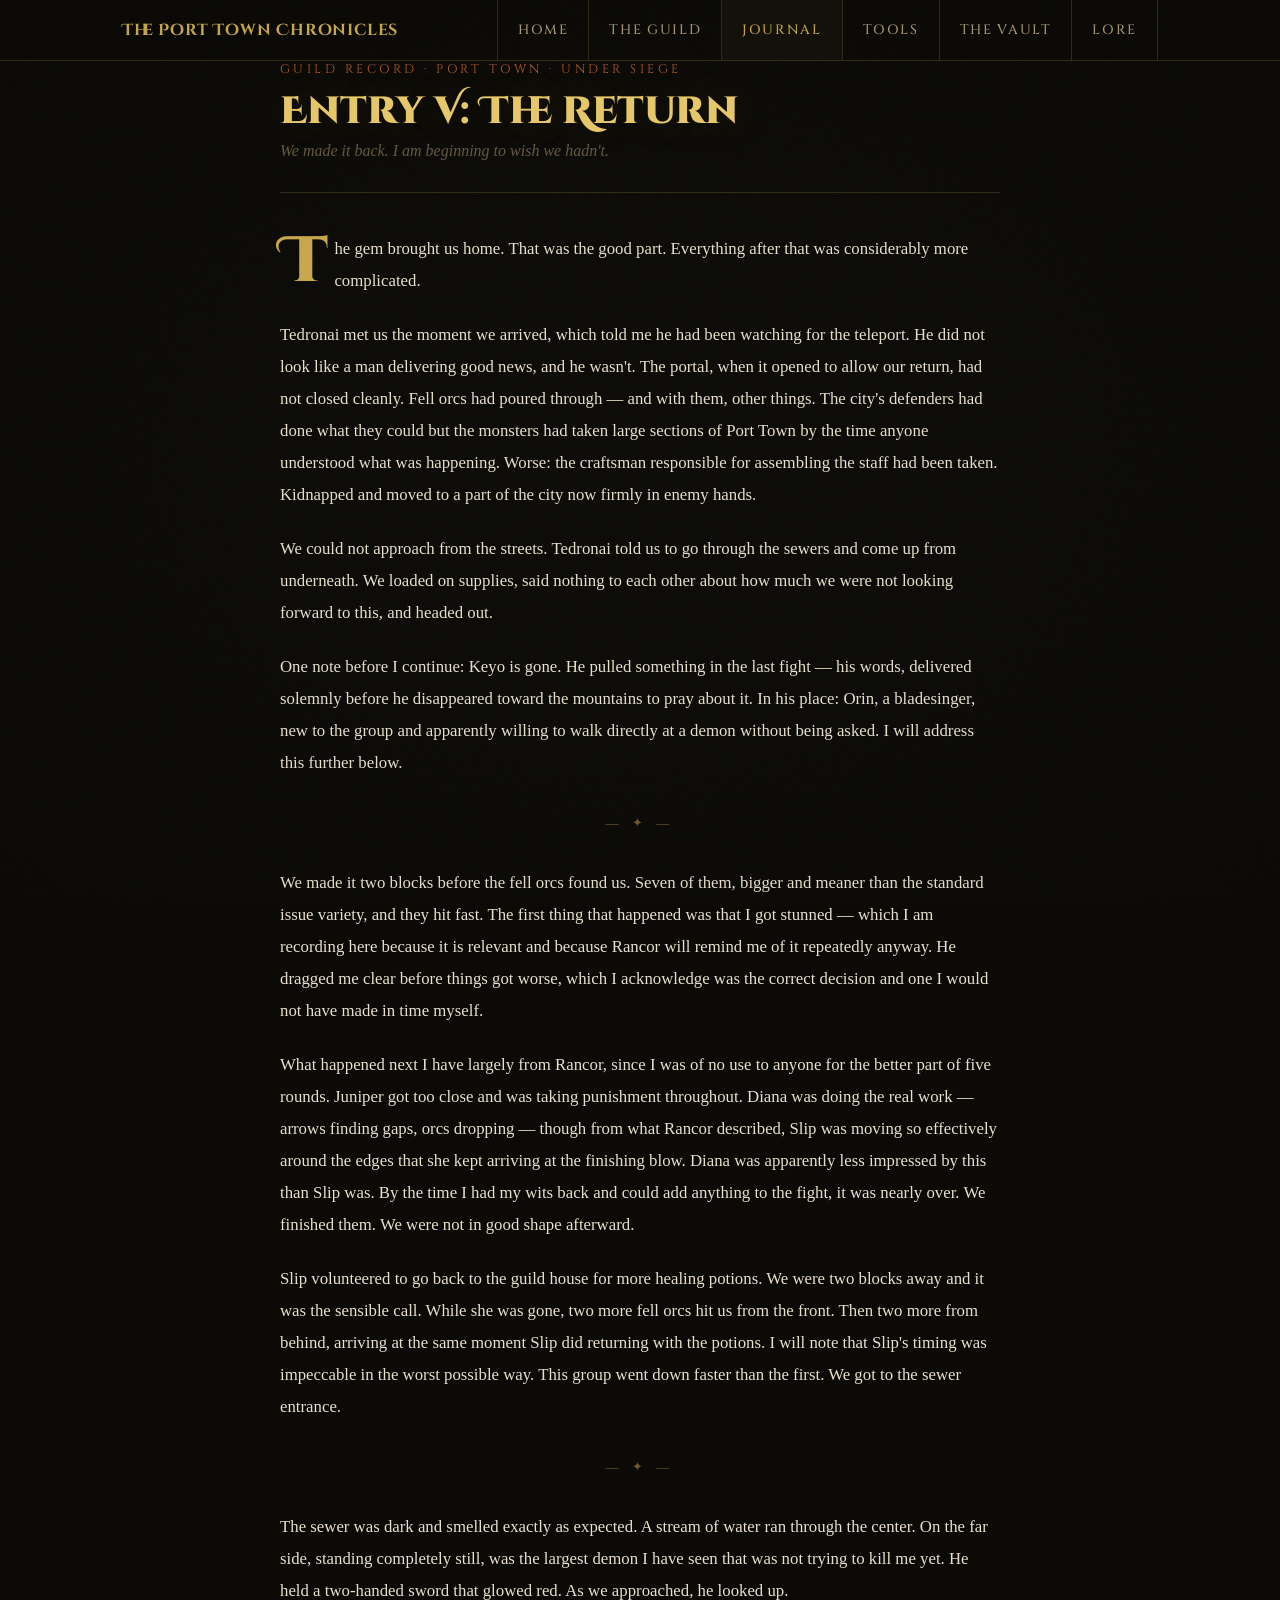
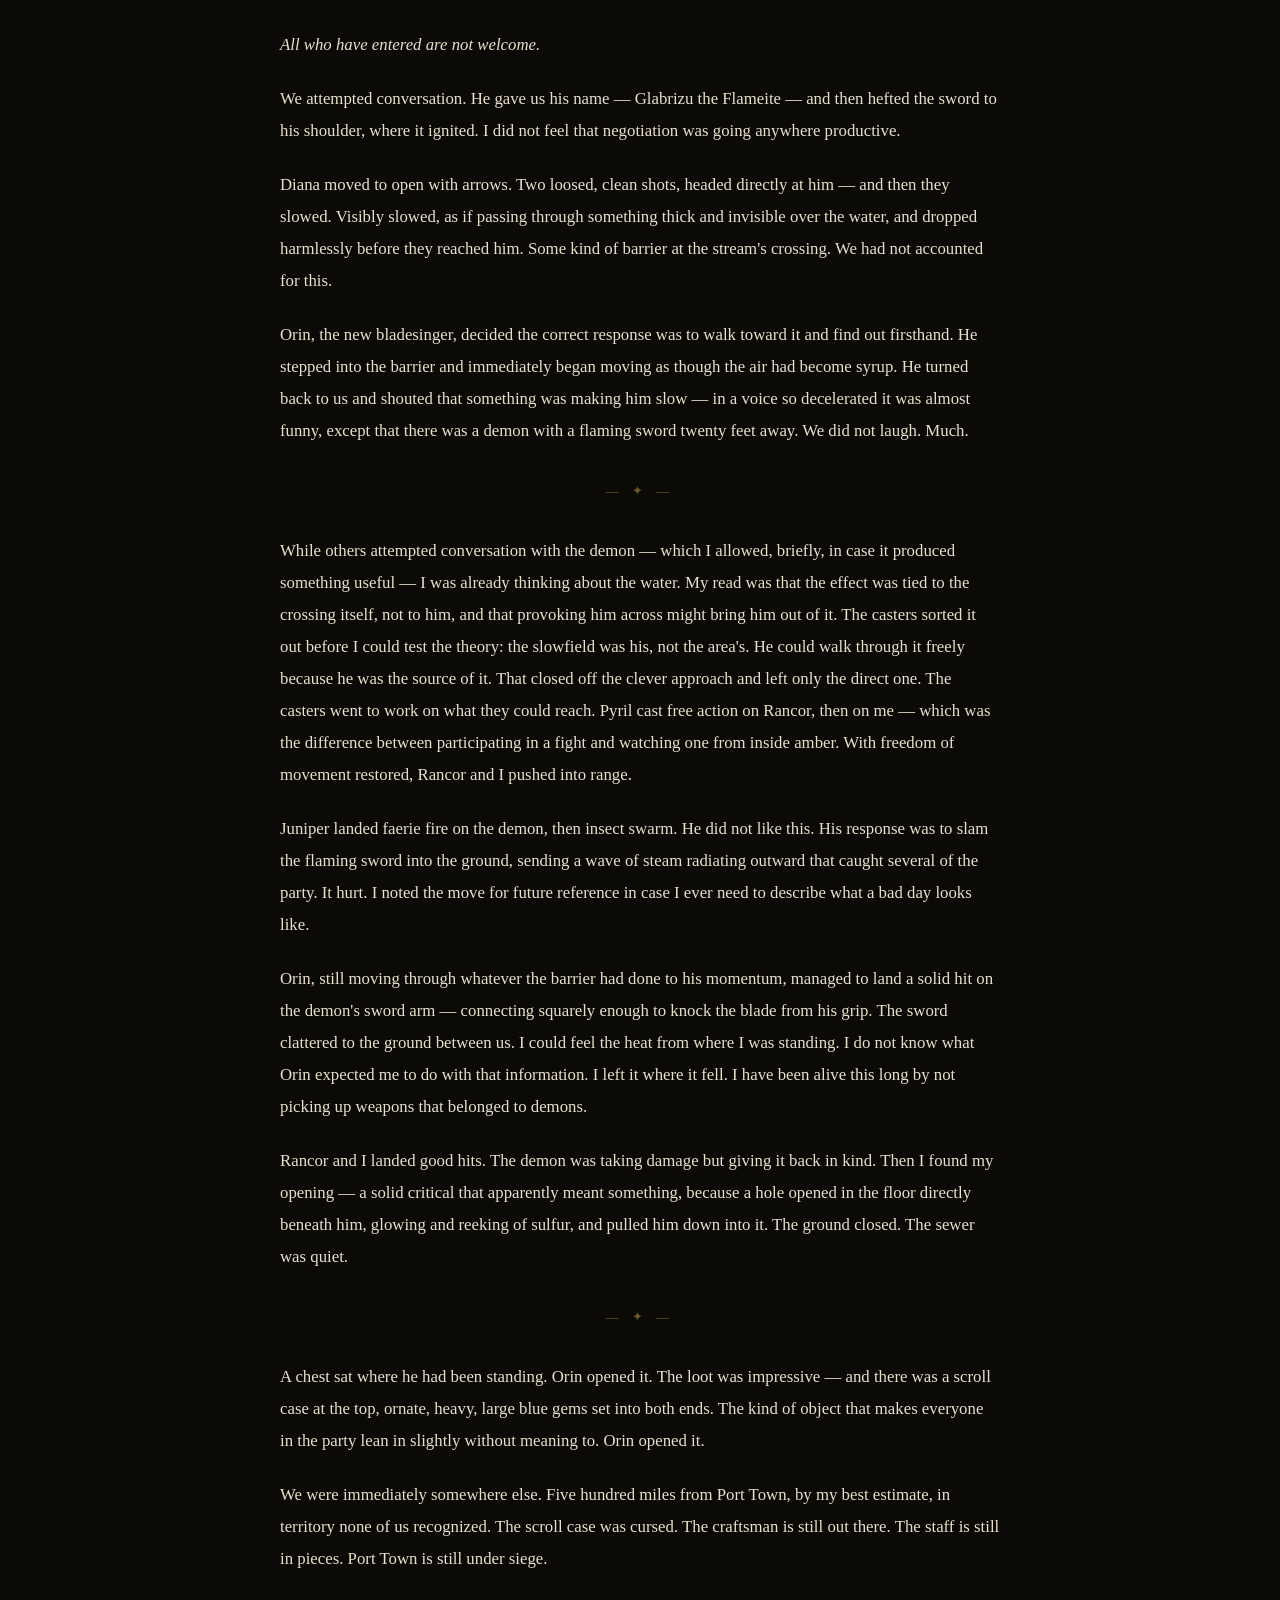
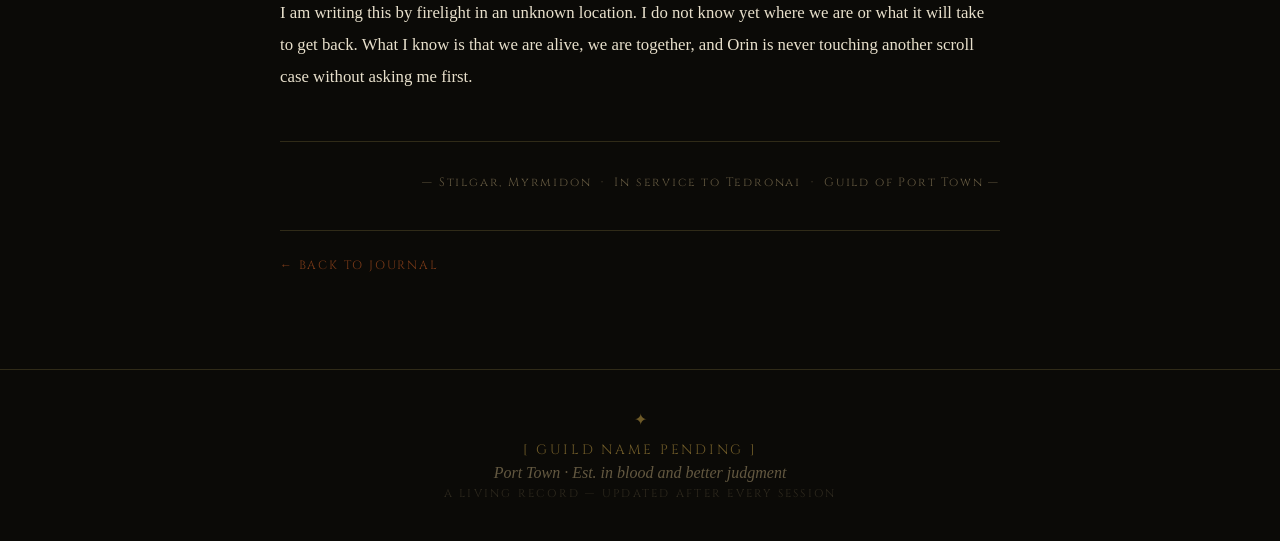
<file: entry-005.html>
<!DOCTYPE html>
<html lang="en">
<head>
  <meta charset="UTF-8" />
  <meta name="viewport" content="width=device-width, initial-scale=1.0" />
  <title>Entry V: The Return — The Port Town Chronicles</title>
  <link rel="preconnect" href="https://fonts.googleapis.com" />
  <link rel="preconnect" href="https://fonts.gstatic.com" crossorigin />
  <link href="https://fonts.googleapis.com/css2?family=Cinzel+Decorative:wght@400;700;900&family=Cinzel:wght@400;500;600;700&family=IM+Fell+English:ital@0;1&display=swap" rel="stylesheet" />
  <link rel="stylesheet" href="css/shared.css" />
  <style>
    .journal-wrap { max-width: 720px; margin: 0 auto; }
    .journal-log { font-family: var(--font-heading); font-size: 0.78rem; letter-spacing: 0.28em; text-transform: uppercase; color: var(--ember); margin-bottom: 0.75rem; }
    .journal-entry-title { font-family: var(--font-display); font-size: clamp(1.6rem, 3.5vw, 2.4rem); font-weight: 900; color: var(--gold-light); line-height: 1.15; margin-bottom: 0.5rem; text-shadow: 0 0 40px rgba(201,168,76,0.15); }
    .journal-byline { font-family: var(--font-body); font-style: italic; font-size: 1rem; color: var(--text-muted); margin-bottom: 2.5rem; padding-bottom: 2rem; border-bottom: 1px solid var(--border); }
    .journal-body { font-family: var(--font-body); font-size: 1.05rem; line-height: 1.9; color: var(--text-primary); }
    .journal-body p { margin-bottom: 1.4rem; }
    .journal-body p:first-child::first-letter { font-family: var(--font-display); font-size: 3.8em; font-weight: 900; float: left; line-height: 0.78; margin: 0.08em 0.1em 0 0; color: var(--gold); }
    .scene-break { text-align: center; color: var(--gold-dim); font-size: 0.8rem; letter-spacing: 0.4em; margin: 2rem 0; }
    .journal-sig { margin-top: 3rem; padding-top: 2rem; border-top: 1px solid var(--border); font-family: var(--font-heading); font-size: 0.75rem; letter-spacing: 0.15em; color: var(--text-muted); text-align: right; }
    .journal-back { margin-top: 2.5rem; padding-top: 1.5rem; border-top: 1px solid var(--border); }
    .journal-back a { font-family: var(--font-heading); font-size: 0.75rem; letter-spacing: 0.15em; text-transform: uppercase; color: var(--ember-dim); text-decoration: none; transition: color 0.2s; }
    .journal-back a:hover { color: var(--ember); }
  </style>
</head>
<body>
  <nav class="site-nav">
    <div class="nav-inner">
      <a href="index.html" class="nav-brand">The Port Town Chronicles</a>
      <div class="nav-links">
        <a href="index.html" class="nav-link">Home</a>
        <a href="guild.html" class="nav-link">The Guild</a>
        <a href="journal.html" class="nav-link active">Journal</a>
        <a href="tools.html" class="nav-link">Tools</a>
        <a href="vault.html" class="nav-link">The Vault</a>
        <a href="lore.html" class="nav-link">Lore</a>
      </div>
    </div>
  </nav>

  <main class="page-main">
    <div class="journal-wrap">
      <p class="journal-log">Guild Record · Port Town · Under Siege</p>
      <h1 class="journal-entry-title">Entry V: The Return</h1>
      <p class="journal-byline">We made it back. I am beginning to wish we hadn't.</p>

      <div class="journal-body">

        <p>The gem brought us home. That was the good part. Everything after that was considerably more complicated.</p>

        <p>Tedronai met us the moment we arrived, which told me he had been watching for the teleport. He did not look like a man delivering good news, and he wasn't. The portal, when it opened to allow our return, had not closed cleanly. Fell orcs had poured through — and with them, other things. The city's defenders had done what they could but the monsters had taken large sections of Port Town by the time anyone understood what was happening. Worse: the craftsman responsible for assembling the staff had been taken. Kidnapped and moved to a part of the city now firmly in enemy hands.</p>

        <p>We could not approach from the streets. Tedronai told us to go through the sewers and come up from underneath. We loaded on supplies, said nothing to each other about how much we were not looking forward to this, and headed out.</p>

        <p>One note before I continue: Keyo is gone. He pulled something in the last fight — his words, delivered solemnly before he disappeared toward the mountains to pray about it. In his place: Orin, a bladesinger, new to the group and apparently willing to walk directly at a demon without being asked. I will address this further below.</p>

        <div class="scene-break">— ✦ —</div>

        <p>We made it two blocks before the fell orcs found us. Seven of them, bigger and meaner than the standard issue variety, and they hit fast. The first thing that happened was that I got stunned — which I am recording here because it is relevant and because Rancor will remind me of it repeatedly anyway. He dragged me clear before things got worse, which I acknowledge was the correct decision and one I would not have made in time myself.</p>

        <p>What happened next I have largely from Rancor, since I was of no use to anyone for the better part of five rounds. Juniper got too close and was taking punishment throughout. Diana was doing the real work — arrows finding gaps, orcs dropping — though from what Rancor described, Slip was moving so effectively around the edges that she kept arriving at the finishing blow. Diana was apparently less impressed by this than Slip was. By the time I had my wits back and could add anything to the fight, it was nearly over. We finished them. We were not in good shape afterward.</p>

        <p>Slip volunteered to go back to the guild house for more healing potions. We were two blocks away and it was the sensible call. While she was gone, two more fell orcs hit us from the front. Then two more from behind, arriving at the same moment Slip did returning with the potions. I will note that Slip's timing was impeccable in the worst possible way. This group went down faster than the first. We got to the sewer entrance.</p>

        <div class="scene-break">— ✦ —</div>

        <p>The sewer was dark and smelled exactly as expected. A stream of water ran through the center. On the far side, standing completely still, was the largest demon I have seen that was not trying to kill me yet. He held a two-handed sword that glowed red. As we approached, he looked up.</p>

        <p><em>All who have entered are not welcome.</em></p>

        <p>We attempted conversation. He gave us his name — Glabrizu the Flameite — and then hefted the sword to his shoulder, where it ignited. I did not feel that negotiation was going anywhere productive.</p>

        <p>Diana moved to open with arrows. Two loosed, clean shots, headed directly at him — and then they slowed. Visibly slowed, as if passing through something thick and invisible over the water, and dropped harmlessly before they reached him. Some kind of barrier at the stream's crossing. We had not accounted for this.</p>

        <p>Orin, the new bladesinger, decided the correct response was to walk toward it and find out firsthand. He stepped into the barrier and immediately began moving as though the air had become syrup. He turned back to us and shouted that something was making him slow — in a voice so decelerated it was almost funny, except that there was a demon with a flaming sword twenty feet away. We did not laugh. Much.</p>

        <div class="scene-break">— ✦ —</div>

        <p>While others attempted conversation with the demon — which I allowed, briefly, in case it produced something useful — I was already thinking about the water. My read was that the effect was tied to the crossing itself, not to him, and that provoking him across might bring him out of it. The casters sorted it out before I could test the theory: the slowfield was his, not the area's. He could walk through it freely because he was the source of it. That closed off the clever approach and left only the direct one. The casters went to work on what they could reach. Pyril cast free action on Rancor, then on me — which was the difference between participating in a fight and watching one from inside amber. With freedom of movement restored, Rancor and I pushed into range.</p>

        <p>Juniper landed faerie fire on the demon, then insect swarm. He did not like this. His response was to slam the flaming sword into the ground, sending a wave of steam radiating outward that caught several of the party. It hurt. I noted the move for future reference in case I ever need to describe what a bad day looks like.</p>

        <p>Orin, still moving through whatever the barrier had done to his momentum, managed to land a solid hit on the demon's sword arm — connecting squarely enough to knock the blade from his grip. The sword clattered to the ground between us. I could feel the heat from where I was standing. I do not know what Orin expected me to do with that information. I left it where it fell. I have been alive this long by not picking up weapons that belonged to demons.</p>

        <p>Rancor and I landed good hits. The demon was taking damage but giving it back in kind. Then I found my opening — a solid critical that apparently meant something, because a hole opened in the floor directly beneath him, glowing and reeking of sulfur, and pulled him down into it. The ground closed. The sewer was quiet.</p>

        <div class="scene-break">— ✦ —</div>

        <p>A chest sat where he had been standing. Orin opened it. The loot was impressive — and there was a scroll case at the top, ornate, heavy, large blue gems set into both ends. The kind of object that makes everyone in the party lean in slightly without meaning to. Orin opened it.</p>

        <p>We were immediately somewhere else. Five hundred miles from Port Town, by my best estimate, in territory none of us recognized. The scroll case was cursed. The craftsman is still out there. The staff is still in pieces. Port Town is still under siege.</p>

        <p>I am writing this by firelight in an unknown location. I do not know yet where we are or what it will take to get back. What I know is that we are alive, we are together, and Orin is never touching another scroll case without asking me first.</p>

      </div>

      <div class="journal-sig">— Stilgar, Myrmidon &nbsp;·&nbsp; In service to Tedronai &nbsp;·&nbsp; Guild of Port Town —</div>

      <div class="journal-back">
        <a href="journal.html">← Back to Journal</a>
      </div>
    </div>
  </main>

  <footer class="site-footer">
    <p class="footer-emblem">✦</p>
    <p class="footer-guild">[ Guild Name Pending ]</p>
    <p class="footer-tagline">Port Town · Est. in blood and better judgment</p>
    <p class="footer-note">A living record — updated after every session</p>
  </footer>
</body>
</html>
</file>
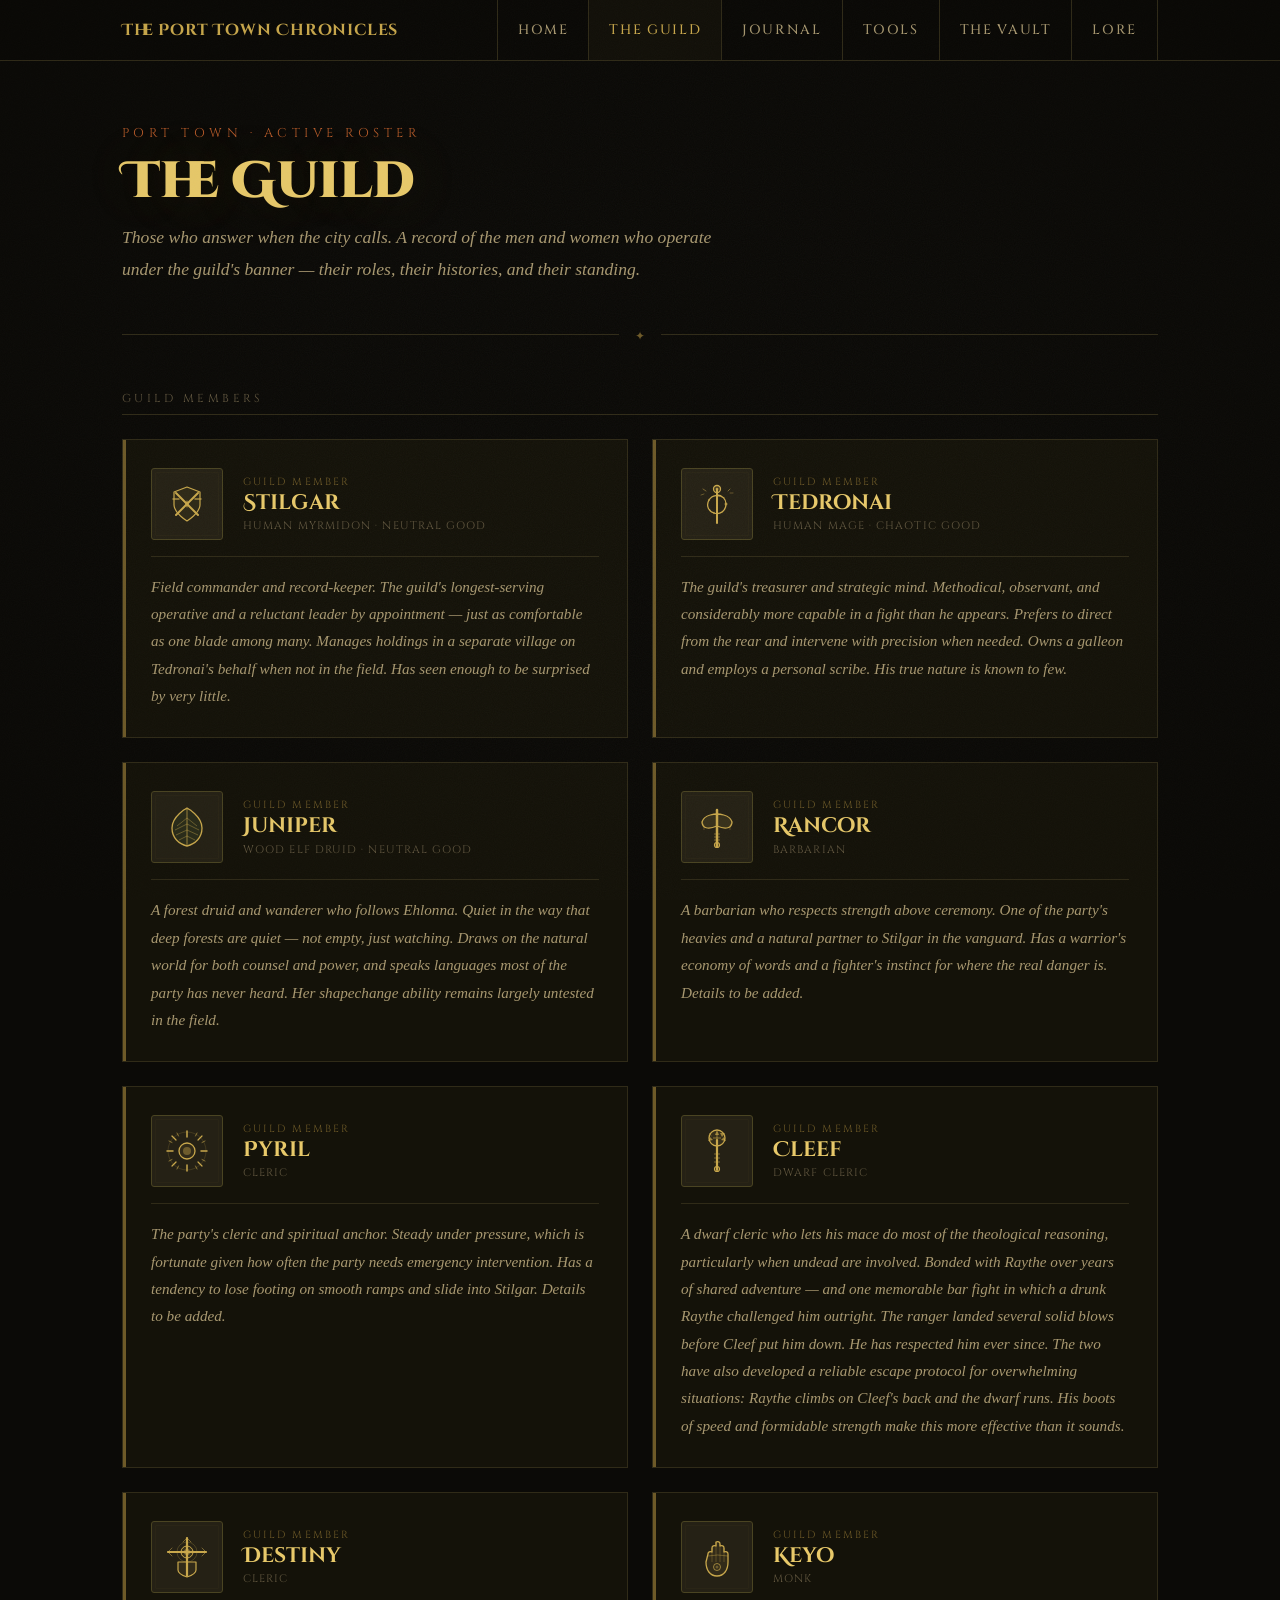
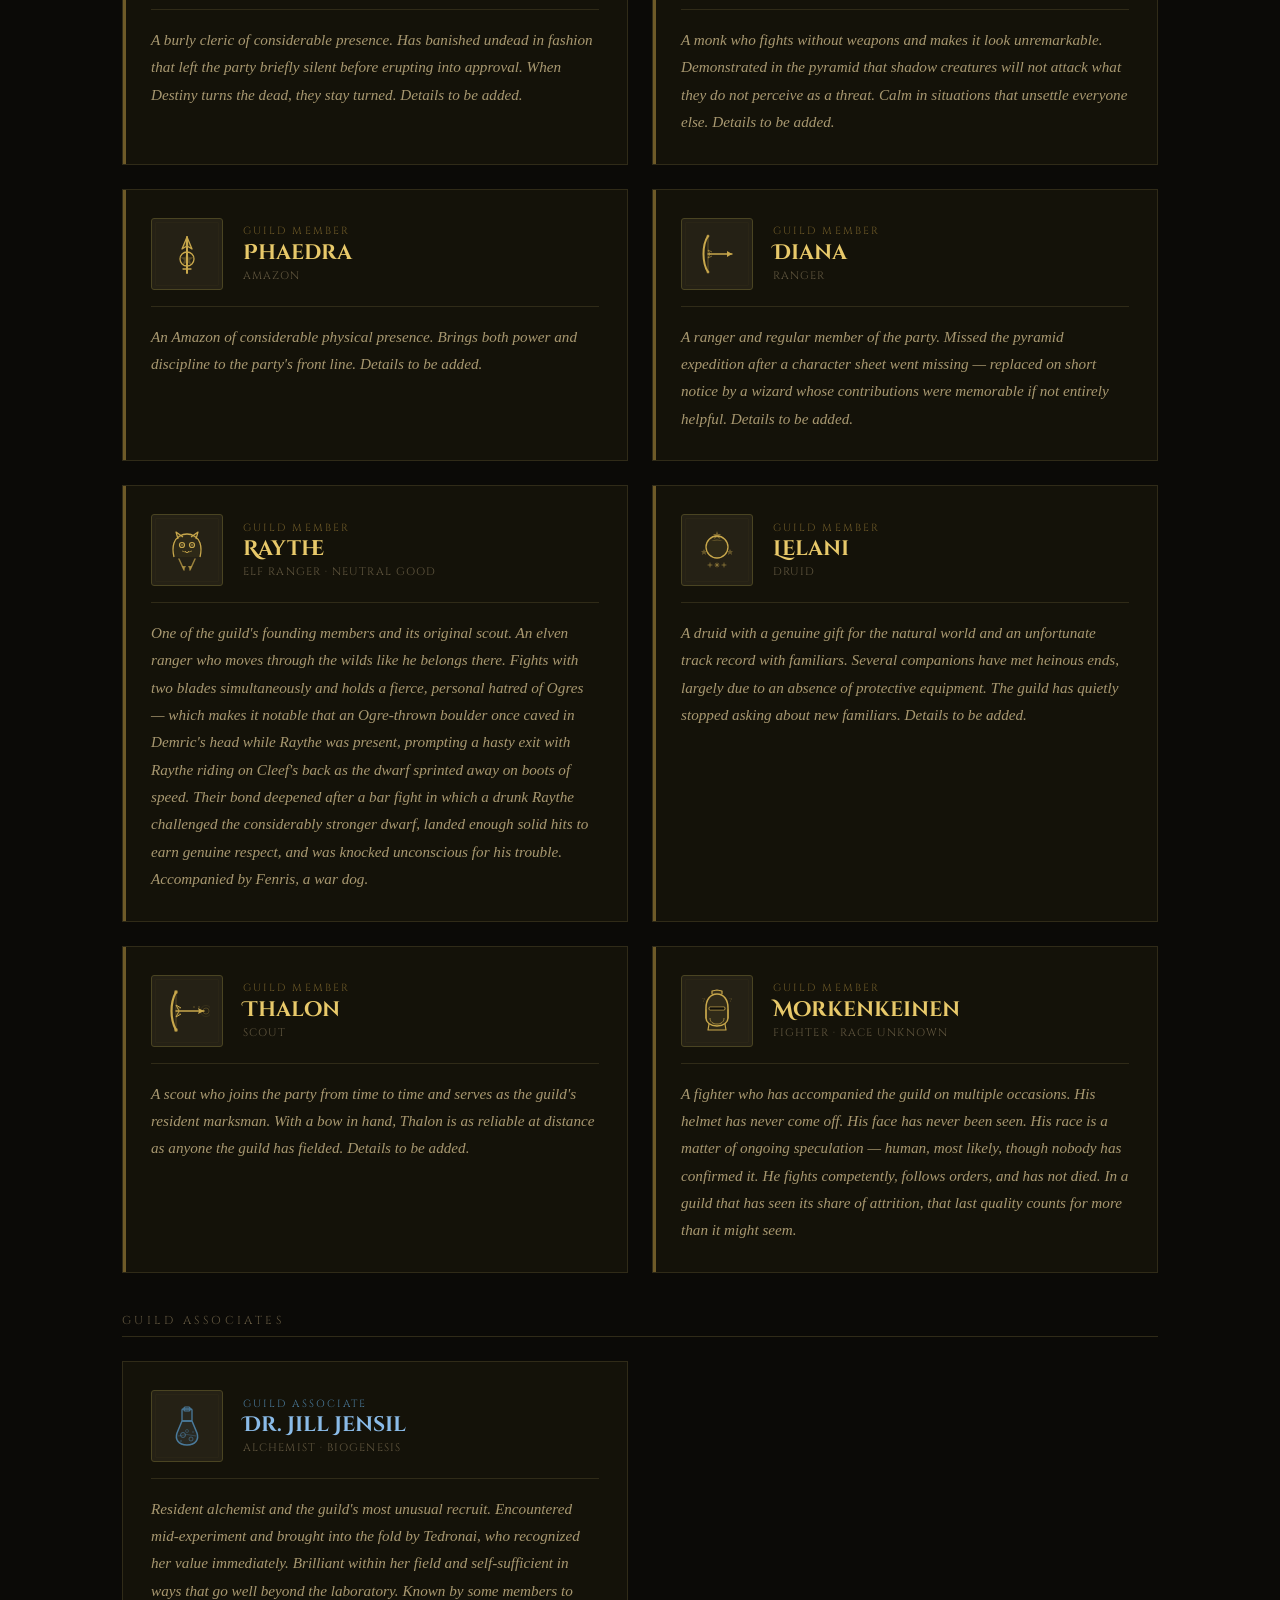
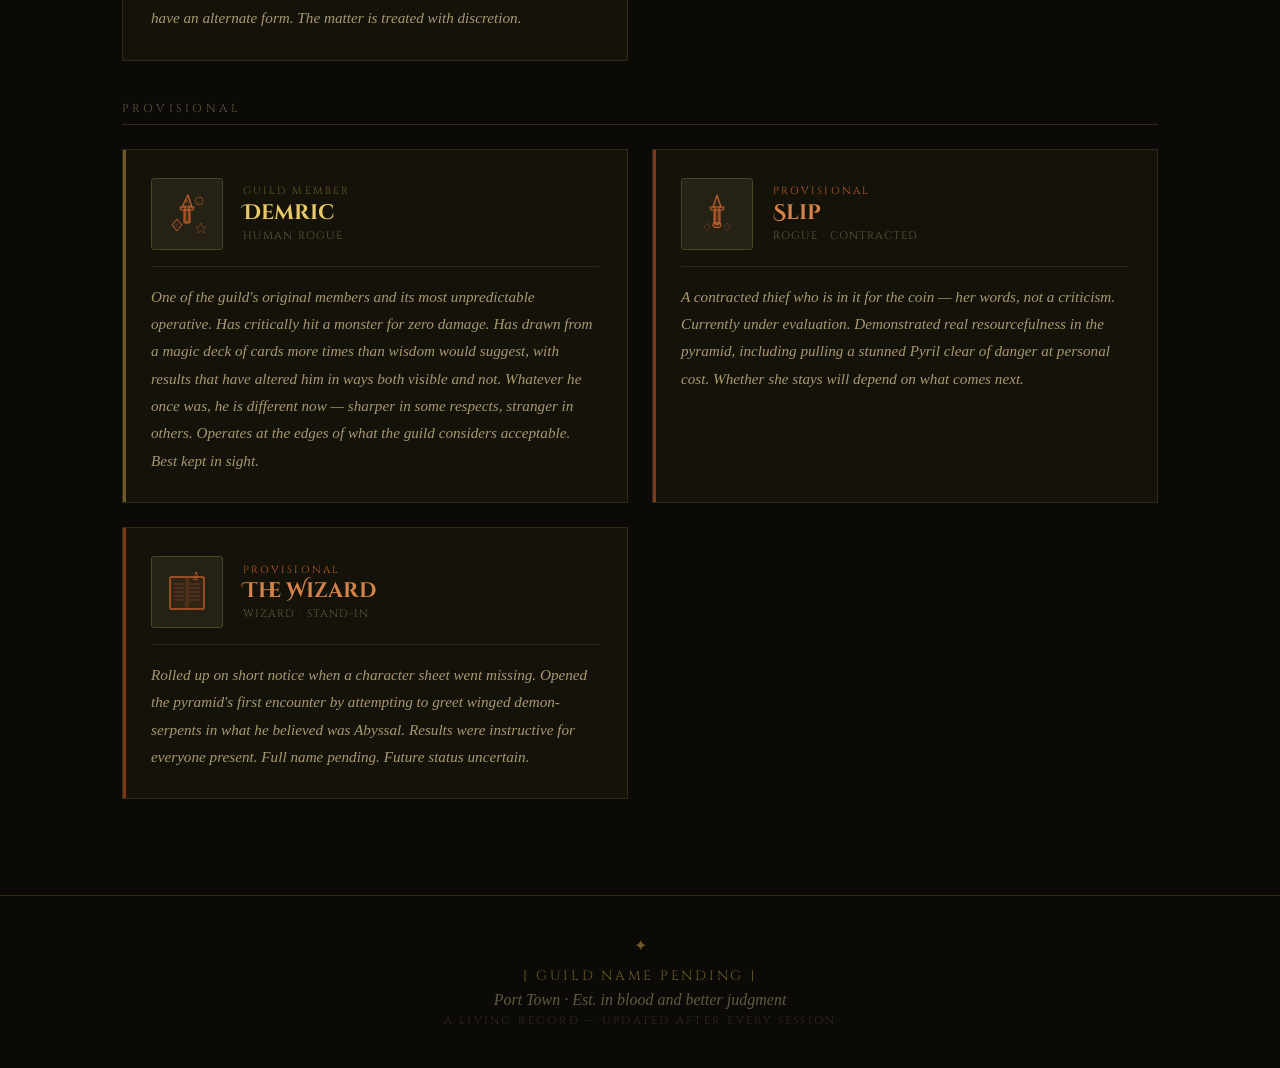
<file: guild.html>
<!DOCTYPE html>
<html lang="en">
<head>
  <meta charset="UTF-8" />
  <meta name="viewport" content="width=device-width, initial-scale=1.0" />
  <title>The Guild — The Port Town Chronicles</title>
  <link rel="preconnect" href="https://fonts.googleapis.com" />
  <link rel="preconnect" href="https://fonts.gstatic.com" crossorigin />
  <link href="https://fonts.googleapis.com/css2?family=Cinzel+Decorative:wght@400;700;900&family=Cinzel:wght@400;500;600;700&family=IM+Fell+English:ital@0;1&display=swap" rel="stylesheet" />
  <link rel="stylesheet" href="css/shared.css" />
  <style>
    .roster-grid {
      display: grid;
      grid-template-columns: repeat(auto-fill, minmax(340px, 1fr));
      gap: 1.5rem;
    }
    .r-card {
      background: var(--surface);
      border: 1px solid var(--border);
      padding: 1.75rem;
      transition: border-color 0.2s, background 0.2s;
      position: relative;
      overflow: hidden;
    }
    .r-card::before {
      content: '';
      position: absolute;
      top: 0; left: 0;
      width: 3px; height: 100%;
    }
    .r-card:hover { border-color: var(--border-light); background: var(--surface-2); }
    .r-card.standing-member::before     { background: var(--gold-dim); }
    .r-card.standing-associate::before  { background: var(--crystal-dim); }
    .r-card.standing-provisional::before{ background: var(--ember-dim); }
    .r-card-header {
      display: flex;
      align-items: center;
      gap: 1.25rem;
      margin-bottom: 1rem;
      padding-bottom: 1rem;
      border-bottom: 1px solid var(--border);
    }
    .r-icon {
      width: 72px; height: 72px;
      border-radius: 3px;
      display: flex; align-items: center; justify-content: center;
      flex-shrink: 0;
      background: var(--surface-3);
      border: 1px solid var(--border-light);
      position: relative;
    }
    .r-icon::after {
      content: '';
      position: absolute;
      inset: 3px;
      border: 1px solid var(--border);
      border-radius: 1px;
      pointer-events: none;
      opacity: 0.5;
    }
    .r-icon svg { width: 46px; height: 46px; }
    .r-header-text { flex: 1; min-width: 0; }
    .r-standing {
      font-family: var(--font-heading);
      font-size: 0.65rem;
      letter-spacing: 0.2em;
      text-transform: uppercase;
      display: block;
      margin-bottom: 0.2rem;
    }
    .standing-member    .r-standing { color: var(--gold-dim); }
    .standing-associate .r-standing { color: var(--crystal); }
    .standing-provisional .r-standing { color: var(--ember); }
    .r-name {
      font-family: var(--font-display);
      font-size: 1.3rem;
      font-weight: 700;
      line-height: 1.1;
      display: block;
      margin-bottom: 0.2rem;
    }
    .standing-member    .r-name { color: var(--gold-light); }
    .standing-associate .r-name { color: #8abbe8; }
    .standing-provisional .r-name { color: #d4834a; }
    .r-class {
      font-family: var(--font-heading);
      font-size: 0.68rem;
      letter-spacing: 0.1em;
      text-transform: uppercase;
      color: var(--text-muted);
      display: block;
    }
    .r-body {
      font-family: var(--font-body);
      font-style: italic;
      font-size: 0.95rem;
      color: var(--text-secondary);
      line-height: 1.8;
    }
    .roster-section-label {
      font-family: var(--font-heading);
      font-size: 0.72rem;
      letter-spacing: 0.3em;
      text-transform: uppercase;
      color: var(--text-muted);
      padding-bottom: 0.5rem;
      border-bottom: 1px solid var(--border);
      margin: 2.5rem 0 1.5rem;
    }
    .roster-section-label:first-child { margin-top: 0; }
  </style>
</head>
<body>
  <nav class="site-nav">
    <div class="nav-inner">
      <a href="index.html" class="nav-brand">The Port Town Chronicles</a>
      <div class="nav-links">
        <a href="index.html" class="nav-link">Home</a>
        <a href="guild.html" class="nav-link active">The Guild</a>
        <a href="journal.html" class="nav-link">Journal</a>
        <a href="tools.html" class="nav-link">Tools</a>
        <a href="vault.html" class="nav-link">The Vault</a>
        <a href="lore.html" class="nav-link">Lore</a>
      </div>
    </div>
  </nav>

  <main class="page-main">
    <header class="page-header">
      <p class="page-eyebrow">Port Town · Active Roster</p>
      <h1 class="page-title">The Guild</h1>
      <p class="page-desc">Those who answer when the city calls. A record of the men and women who operate under the guild's banner — their roles, their histories, and their standing.</p>
    </header>

    <div class="page-content">
      <p class="roster-section-label">Guild Members</p>
      <div class="roster-grid">

        <!-- STILGAR -->
        <div class="r-card standing-member">
          <div class="r-card-header">
            <div class="r-icon">
              <svg viewBox="0 0 46 46" fill="none" xmlns="http://www.w3.org/2000/svg">
                <path d="M23,6 L36,11 L36,24 C36,32 23,40 23,40 C23,40 10,32 10,24 L10,11 Z" fill="rgba(201,168,76,0.06)" stroke="#c9a84c" stroke-width="1.2" stroke-linejoin="round"/>
                <line x1="12" y1="12" x2="34" y2="34" stroke="#c9a84c" stroke-width="2" stroke-linecap="round"/>
                <line x1="34" y1="12" x2="12" y2="34" stroke="#c9a84c" stroke-width="2" stroke-linecap="round"/>
                <line x1="9"  y1="18" x2="15" y2="18" stroke="#c9a84c" stroke-width="1.5" stroke-linecap="round" opacity="0.8"/>
                <line x1="31" y1="18" x2="37" y2="18" stroke="#c9a84c" stroke-width="1.5" stroke-linecap="round" opacity="0.8"/>
                <polygon points="23,19 25,23 23,27 21,23" fill="#c9a84c" opacity="0.7"/>
              </svg>
            </div>
            <div class="r-header-text">
              <span class="r-standing">Guild Member</span>
              <span class="r-name">Stilgar</span>
              <span class="r-class">Human Myrmidon · Neutral Good</span>
            </div>
          </div>
          <p class="r-body">Field commander and record-keeper. The guild's longest-serving operative and a reluctant leader by appointment — just as comfortable as one blade among many. Manages holdings in a separate village on Tedronai's behalf when not in the field. Has seen enough to be surprised by very little.</p>
        </div>

        <!-- TEDRONAI -->
        <div class="r-card standing-member">
          <div class="r-card-header">
            <div class="r-icon">
              <svg viewBox="0 0 46 46" fill="none" xmlns="http://www.w3.org/2000/svg">
                <line x1="23" y1="8" x2="23" y2="42" stroke="#c9a84c" stroke-width="2" stroke-linecap="round"/>
                <path d="M23,14 C28,14 32,18 32,23 C32,30 26,34 20,32 C14,30 12,24 15,19 C18,14 25,13 30,17" stroke="#c9a84c" stroke-width="1.3" fill="none" stroke-linecap="round"/>
                <circle cx="32" cy="23" r="1.5" fill="#c9a84c" opacity="0.7"/>
                <circle cx="15" cy="19" r="1.2" fill="#c9a84c" opacity="0.5"/>
                <circle cx="20" cy="32" r="1.2" fill="#c9a84c" opacity="0.5"/>
                <circle cx="23" cy="8" r="3.5" fill="rgba(201,168,76,0.15)" stroke="#c9a84c" stroke-width="1.3"/>
                <circle cx="23" cy="8" r="1.5" fill="#c9a84c" opacity="0.6"/>
                <line x1="34" y1="10" x2="36" y2="8"  stroke="#c9a84c" stroke-width="1" stroke-linecap="round" opacity="0.5"/>
                <line x1="36" y1="12" x2="39" y2="12" stroke="#c9a84c" stroke-width="1" stroke-linecap="round" opacity="0.4"/>
                <line x1="12" y1="10" x2="9"  y2="8"  stroke="#c9a84c" stroke-width="1" stroke-linecap="round" opacity="0.5"/>
                <line x1="10" y1="13" x2="7"  y2="14" stroke="#c9a84c" stroke-width="1" stroke-linecap="round" opacity="0.4"/>
              </svg>
            </div>
            <div class="r-header-text">
              <span class="r-standing">Guild Member</span>
              <span class="r-name">Tedronai</span>
              <span class="r-class">Human Mage · Chaotic Good</span>
            </div>
          </div>
          <p class="r-body">The guild's treasurer and strategic mind. Methodical, observant, and considerably more capable in a fight than he appears. Prefers to direct from the rear and intervene with precision when needed. Owns a galleon and employs a personal scribe. His true nature is known to few.</p>
        </div>

        <!-- JUNIPER -->
        <div class="r-card standing-member">
          <div class="r-card-header">
            <div class="r-icon">
              <svg viewBox="0 0 46 46" fill="none" xmlns="http://www.w3.org/2000/svg">
                <path d="M23,4 C23,4 8,12 8,24 C8,34 15,40 23,42 C31,40 38,34 38,24 C38,12 23,4 23,4 Z" fill="rgba(74,122,58,0.12)" stroke="#c9a84c" stroke-width="1.3"/>
                <line x1="23" y1="4" x2="23" y2="42" stroke="#c9a84c" stroke-width="1" opacity="0.7"/>
                <line x1="23" y1="14" x2="13" y2="22" stroke="#c9a84c" stroke-width="0.8" opacity="0.5"/>
                <line x1="23" y1="20" x2="11" y2="26" stroke="#c9a84c" stroke-width="0.8" opacity="0.5"/>
                <line x1="23" y1="26" x2="12" y2="31" stroke="#c9a84c" stroke-width="0.8" opacity="0.5"/>
                <line x1="23" y1="32" x2="15" y2="36" stroke="#c9a84c" stroke-width="0.8" opacity="0.5"/>
                <line x1="23" y1="14" x2="33" y2="22" stroke="#c9a84c" stroke-width="0.8" opacity="0.5"/>
                <line x1="23" y1="20" x2="35" y2="26" stroke="#c9a84c" stroke-width="0.8" opacity="0.5"/>
                <line x1="23" y1="26" x2="34" y2="31" stroke="#c9a84c" stroke-width="0.8" opacity="0.5"/>
                <line x1="23" y1="32" x2="31" y2="36" stroke="#c9a84c" stroke-width="0.8" opacity="0.5"/>
                <path d="M18,6 Q23,3 28,6 Q24,5 18,6 Z" fill="#c9a84c" opacity="0.4"/>
              </svg>
            </div>
            <div class="r-header-text">
              <span class="r-standing">Guild Member</span>
              <span class="r-name">Juniper</span>
              <span class="r-class">Wood Elf Druid · Neutral Good</span>
            </div>
          </div>
          <p class="r-body">A forest druid and wanderer who follows Ehlonna. Quiet in the way that deep forests are quiet — not empty, just watching. Draws on the natural world for both counsel and power, and speaks languages most of the party has never heard. Her shapechange ability remains largely untested in the field.</p>
        </div>

        <!-- RANCOR -->
        <div class="r-card standing-member">
          <div class="r-card-header">
            <div class="r-icon">
              <svg viewBox="0 0 46 46" fill="none" xmlns="http://www.w3.org/2000/svg">
                <line x1="23" y1="6" x2="23" y2="42" stroke="#c9a84c" stroke-width="2.5" stroke-linecap="round"/>
                <path d="M23,10 C23,10 10,10 8,18 C8,24 14,26 23,22 Z" fill="rgba(201,168,76,0.12)" stroke="#c9a84c" stroke-width="1.3"/>
                <path d="M23,10 C23,10 36,10 38,18 C38,24 32,26 23,22 Z" fill="rgba(201,168,76,0.12)" stroke="#c9a84c" stroke-width="1.3"/>
                <line x1="20" y1="30" x2="26" y2="30" stroke="#c9a84c" stroke-width="1" opacity="0.5"/>
                <line x1="20" y1="33" x2="26" y2="33" stroke="#c9a84c" stroke-width="1" opacity="0.5"/>
                <line x1="20" y1="36" x2="26" y2="36" stroke="#c9a84c" stroke-width="1" opacity="0.5"/>
                <circle cx="23" cy="41" r="2.5" fill="none" stroke="#c9a84c" stroke-width="1.2"/>
                <path d="M8,18 Q11,22 10,26"  stroke="#c9a84c" stroke-width="0.8" opacity="0.4" fill="none"/>
                <path d="M38,18 Q35,22 36,26" stroke="#c9a84c" stroke-width="0.8" opacity="0.4" fill="none"/>
              </svg>
            </div>
            <div class="r-header-text">
              <span class="r-standing">Guild Member</span>
              <span class="r-name">Rancor</span>
              <span class="r-class">Barbarian</span>
            </div>
          </div>
          <p class="r-body">A barbarian who respects strength above ceremony. One of the party's heavies and a natural partner to Stilgar in the vanguard. Has a warrior's economy of words and a fighter's instinct for where the real danger is. Details to be added.</p>
        </div>

        <!-- PYRIL -->
        <div class="r-card standing-member">
          <div class="r-card-header">
            <div class="r-icon">
              <svg viewBox="0 0 46 46" fill="none" xmlns="http://www.w3.org/2000/svg">
                <circle cx="23" cy="23" r="19" fill="none" stroke="#c9a84c" stroke-width="0.6" opacity="0.3"/>
                <line x1="23" y1="3"  x2="23" y2="9"  stroke="#c9a84c" stroke-width="1.5" stroke-linecap="round"/>
                <line x1="23" y1="37" x2="23" y2="43" stroke="#c9a84c" stroke-width="1.5" stroke-linecap="round"/>
                <line x1="3"  y1="23" x2="9"  y2="23" stroke="#c9a84c" stroke-width="1.5" stroke-linecap="round"/>
                <line x1="37" y1="23" x2="43" y2="23" stroke="#c9a84c" stroke-width="1.5" stroke-linecap="round"/>
                <line x1="8"  y1="8"  x2="12" y2="12" stroke="#c9a84c" stroke-width="1.2" stroke-linecap="round"/>
                <line x1="34" y1="34" x2="38" y2="38" stroke="#c9a84c" stroke-width="1.2" stroke-linecap="round"/>
                <line x1="38" y1="8"  x2="34" y2="12" stroke="#c9a84c" stroke-width="1.2" stroke-linecap="round"/>
                <line x1="8"  y1="38" x2="12" y2="34" stroke="#c9a84c" stroke-width="1.2" stroke-linecap="round"/>
                <line x1="13" y1="5"  x2="14.5" y2="8"  stroke="#c9a84c" stroke-width="1" stroke-linecap="round" opacity="0.6"/>
                <line x1="33" y1="5"  x2="31.5" y2="8"  stroke="#c9a84c" stroke-width="1" stroke-linecap="round" opacity="0.6"/>
                <line x1="5"  y1="13" x2="8"  y2="14.5" stroke="#c9a84c" stroke-width="1" stroke-linecap="round" opacity="0.6"/>
                <line x1="5"  y1="33" x2="8"  y2="31.5" stroke="#c9a84c" stroke-width="1" stroke-linecap="round" opacity="0.6"/>
                <line x1="41" y1="13" x2="38" y2="14.5" stroke="#c9a84c" stroke-width="1" stroke-linecap="round" opacity="0.6"/>
                <line x1="41" y1="33" x2="38" y2="31.5" stroke="#c9a84c" stroke-width="1" stroke-linecap="round" opacity="0.6"/>
                <line x1="13" y1="41" x2="14.5" y2="38" stroke="#c9a84c" stroke-width="1" stroke-linecap="round" opacity="0.6"/>
                <line x1="33" y1="41" x2="31.5" y2="38" stroke="#c9a84c" stroke-width="1" stroke-linecap="round" opacity="0.6"/>
                <circle cx="23" cy="23" r="8" fill="rgba(201,168,76,0.08)" stroke="#c9a84c" stroke-width="1.3"/>
                <circle cx="23" cy="23" r="4" fill="#c9a84c" opacity="0.4"/>
              </svg>
            </div>
            <div class="r-header-text">
              <span class="r-standing">Guild Member</span>
              <span class="r-name">Pyril</span>
              <span class="r-class">Cleric</span>
            </div>
          </div>
          <p class="r-body">The party's cleric and spiritual anchor. Steady under pressure, which is fortunate given how often the party needs emergency intervention. Has a tendency to lose footing on smooth ramps and slide into Stilgar. Details to be added.</p>
        </div>

        <!-- CLEEF -->
        <div class="r-card standing-member">
          <div class="r-card-header">
            <div class="r-icon">
              <svg viewBox="0 0 46 46" fill="none" xmlns="http://www.w3.org/2000/svg">
                <!-- Mace handle -->
                <line x1="23" y1="12" x2="23" y2="42" stroke="#c9a84c" stroke-width="2.2" stroke-linecap="round"/>
                <!-- Mace head - flanged -->
                <circle cx="23" cy="10" r="8" fill="rgba(201,168,76,0.1)" stroke="#c9a84c" stroke-width="1.3"/>
                <!-- Flanges -->
                <polygon points="23,2 25,7 21,7" fill="#c9a84c" opacity="0.7"/>
                <polygon points="31,5 28,9 26,5" fill="#c9a84c" opacity="0.7"/>
                <polygon points="32,13 27,12 30,9" fill="#c9a84c" opacity="0.7"/>
                <polygon points="15,5 18,9 16,5" fill="#c9a84c" opacity="0.7"/>
                <polygon points="14,13 19,12 16,9" fill="#c9a84c" opacity="0.7"/>
                <!-- Holy symbol on head -->
                <line x1="23" y1="6" x2="23" y2="14" stroke="#c9a84c" stroke-width="1" opacity="0.6"/>
                <line x1="19" y1="10" x2="27" y2="10" stroke="#c9a84c" stroke-width="1" opacity="0.6"/>
                <!-- Grip wrap -->
                <line x1="20" y1="26" x2="26" y2="26" stroke="#c9a84c" stroke-width="1" opacity="0.5"/>
                <line x1="20" y1="30" x2="26" y2="30" stroke="#c9a84c" stroke-width="1" opacity="0.5"/>
                <line x1="20" y1="34" x2="26" y2="34" stroke="#c9a84c" stroke-width="1" opacity="0.5"/>
                <!-- Pommel -->
                <circle cx="23" cy="41" r="2.5" fill="none" stroke="#c9a84c" stroke-width="1.2"/>
              </svg>
            </div>
            <div class="r-header-text">
              <span class="r-standing">Guild Member</span>
              <span class="r-name">Cleef</span>
              <span class="r-class">Dwarf Cleric</span>
            </div>
          </div>
          <p class="r-body">A dwarf cleric who lets his mace do most of the theological reasoning, particularly when undead are involved. Bonded with Raythe over years of shared adventure — and one memorable bar fight in which a drunk Raythe challenged him outright. The ranger landed several solid blows before Cleef put him down. He has respected him ever since. The two have also developed a reliable escape protocol for overwhelming situations: Raythe climbs on Cleef's back and the dwarf runs. His boots of speed and formidable strength make this more effective than it sounds.</p>
        </div>

        <!-- DESTINY -->
        <div class="r-card standing-member">
          <div class="r-card-header">
            <div class="r-icon">
              <svg viewBox="0 0 46 46" fill="none" xmlns="http://www.w3.org/2000/svg">
                <!-- Large radiant cross -->
                <line x1="23" y1="4"  x2="23" y2="42" stroke="#c9a84c" stroke-width="2.2" stroke-linecap="round"/>
                <line x1="4"  y1="18" x2="42" y2="18" stroke="#c9a84c" stroke-width="2.2" stroke-linecap="round"/>
                <!-- Glow rings -->
                <circle cx="23" cy="18" r="6"  fill="rgba(201,168,76,0.12)" stroke="#c9a84c" stroke-width="1"/>
                <circle cx="23" cy="18" r="10" fill="none" stroke="#c9a84c" stroke-width="0.6" opacity="0.4"/>
                <!-- Banishing rays outward -->
                <line x1="23" y1="4"  x2="19" y2="8"  stroke="#c9a84c" stroke-width="1" stroke-linecap="round" opacity="0.5"/>
                <line x1="23" y1="4"  x2="27" y2="8"  stroke="#c9a84c" stroke-width="1" stroke-linecap="round" opacity="0.5"/>
                <line x1="42" y1="18" x2="38" y2="14" stroke="#c9a84c" stroke-width="1" stroke-linecap="round" opacity="0.5"/>
                <line x1="42" y1="18" x2="38" y2="22" stroke="#c9a84c" stroke-width="1" stroke-linecap="round" opacity="0.5"/>
                <line x1="4"  y1="18" x2="8"  y2="14" stroke="#c9a84c" stroke-width="1" stroke-linecap="round" opacity="0.5"/>
                <line x1="4"  y1="18" x2="8"  y2="22" stroke="#c9a84c" stroke-width="1" stroke-linecap="round" opacity="0.5"/>
                <!-- Center gem -->
                <circle cx="23" cy="18" r="3" fill="#c9a84c" opacity="0.6"/>
                <!-- Shield base -->
                <path d="M14,28 L14,36 C14,40 23,43 23,43 C23,43 32,40 32,36 L32,28 Z" fill="rgba(201,168,76,0.08)" stroke="#c9a84c" stroke-width="1.2" stroke-linejoin="round"/>
              </svg>
            </div>
            <div class="r-header-text">
              <span class="r-standing">Guild Member</span>
              <span class="r-name">Destiny</span>
              <span class="r-class">Cleric</span>
            </div>
          </div>
          <p class="r-body">A burly cleric of considerable presence. Has banished undead in fashion that left the party briefly silent before erupting into approval. When Destiny turns the dead, they stay turned. Details to be added.</p>
        </div>

        <!-- KEYO -->
        <div class="r-card standing-member">
          <div class="r-card-header">
            <div class="r-icon">
              <svg viewBox="0 0 46 46" fill="none" xmlns="http://www.w3.org/2000/svg">
                <path d="M12,28 C12,36 16,42 23,42 C30,42 34,36 34,28 L34,20 C34,18 32,17 30,18 L30,14 C30,12 28,11 26,12 L26,10 C26,8 24,7 22,8 L22,12 C20,11 18,12 18,14 L18,18 C16,17 14,18 14,20 Z" fill="rgba(201,168,76,0.08)" stroke="#c9a84c" stroke-width="1.3" stroke-linejoin="round"/>
                <line x1="22" y1="8"  x2="22" y2="28" stroke="#c9a84c" stroke-width="0.7" opacity="0.4"/>
                <line x1="26" y1="10" x2="26" y2="28" stroke="#c9a84c" stroke-width="0.7" opacity="0.4"/>
                <line x1="30" y1="14" x2="30" y2="28" stroke="#c9a84c" stroke-width="0.7" opacity="0.4"/>
                <line x1="18" y1="14" x2="18" y2="28" stroke="#c9a84c" stroke-width="0.7" opacity="0.4"/>
                <path d="M14,22 Q23,20 34,22" stroke="#c9a84c" stroke-width="0.8" fill="none" opacity="0.5"/>
                <circle cx="23" cy="33" r="3.5" fill="none" stroke="#c9a84c" stroke-width="1" opacity="0.7"/>
                <circle cx="23" cy="33" r="1.5" fill="#c9a84c" opacity="0.4"/>
              </svg>
            </div>
            <div class="r-header-text">
              <span class="r-standing">Guild Member</span>
              <span class="r-name">Keyo</span>
              <span class="r-class">Monk</span>
            </div>
          </div>
          <p class="r-body">A monk who fights without weapons and makes it look unremarkable. Demonstrated in the pyramid that shadow creatures will not attack what they do not perceive as a threat. Calm in situations that unsettle everyone else. Details to be added.</p>
        </div>

        <!-- PHAEDRA -->
        <div class="r-card standing-member">
          <div class="r-card-header">
            <div class="r-icon">
              <svg viewBox="0 0 46 46" fill="none" xmlns="http://www.w3.org/2000/svg">
                <!-- Spear shaft -->
                <line x1="23" y1="6" x2="23" y2="42" stroke="#c9a84c" stroke-width="2" stroke-linecap="round"/>
                <!-- Spear head -->
                <path d="M23,6 L18,18 L23,15 L28,18 Z" fill="rgba(201,168,76,0.2)" stroke="#c9a84c" stroke-width="1.3" stroke-linejoin="round"/>
                <!-- Amazon circle / female symbol -->
                <circle cx="23" cy="28" r="7" fill="none" stroke="#c9a84c" stroke-width="1.3"/>
                <line x1="23" y1="35" x2="23" y2="40" stroke="#c9a84c" stroke-width="1.3" stroke-linecap="round"/>
                <line x1="19" y1="38" x2="27" y2="38" stroke="#c9a84c" stroke-width="1.3" stroke-linecap="round"/>
                <!-- Star inside circle -->
                <path d="M23,22 L24.5,26.5 L29,26.5 L25.5,29 L27,33.5 L23,31 L19,33.5 L20.5,29 L17,26.5 L21.5,26.5 Z" fill="#c9a84c" opacity="0.3" stroke="#c9a84c" stroke-width="0.5"/>
              </svg>
            </div>
            <div class="r-header-text">
              <span class="r-standing">Guild Member</span>
              <span class="r-name">Phaedra</span>
              <span class="r-class">Amazon</span>
            </div>
          </div>
          <p class="r-body">An Amazon of considerable physical presence. Brings both power and discipline to the party's front line. Details to be added.</p>
        </div>

        <!-- DIANA -->
        <div class="r-card standing-member">
          <div class="r-card-header">
            <div class="r-icon">
              <svg viewBox="0 0 46 46" fill="none" xmlns="http://www.w3.org/2000/svg">
                <path d="M14,5 C8,14 8,32 14,41" stroke="#c9a84c" stroke-width="2" fill="none" stroke-linecap="round"/>
                <line x1="14" y1="5" x2="14" y2="41" stroke="#c9a84c" stroke-width="0.8" opacity="0.5"/>
                <line x1="14" y1="23" x2="38" y2="23" stroke="#c9a84c" stroke-width="1.3" stroke-linecap="round"/>
                <polygon points="38,23 33,20 33,26" fill="#c9a84c"/>
                <path d="M16,23 L14,19 L18,21" stroke="#c9a84c" stroke-width="0.8" fill="none" opacity="0.7"/>
                <path d="M16,23 L14,27 L18,25" stroke="#c9a84c" stroke-width="0.8" fill="none" opacity="0.7"/>
                <circle cx="14" cy="5"  r="1.5" fill="#c9a84c" opacity="0.6"/>
                <circle cx="14" cy="41" r="1.5" fill="#c9a84c" opacity="0.6"/>
              </svg>
            </div>
            <div class="r-header-text">
              <span class="r-standing">Guild Member</span>
              <span class="r-name">Diana</span>
              <span class="r-class">Ranger</span>
            </div>
          </div>
          <p class="r-body">A ranger and regular member of the party. Missed the pyramid expedition after a character sheet went missing — replaced on short notice by a wizard whose contributions were memorable if not entirely helpful. Details to be added.</p>
        </div>

        <!-- RAYTHE -->
        <div class="r-card standing-member">
          <div class="r-card-header">
            <div class="r-icon">
              <svg viewBox="0 0 46 46" fill="none" xmlns="http://www.w3.org/2000/svg">
                <path d="M10,30 C10,30 8,22 10,16 C12,10 18,7 23,7 C28,7 34,10 36,16 C38,22 36,30 36,30" stroke="#c9a84c" stroke-width="1.3" fill="rgba(201,168,76,0.06)" stroke-linejoin="round"/>
                <path d="M14,12 L12,5 L19,10" stroke="#c9a84c" stroke-width="1.2" fill="rgba(201,168,76,0.1)" stroke-linejoin="round"/>
                <path d="M32,12 L34,5 L27,10" stroke="#c9a84c" stroke-width="1.2" fill="rgba(201,168,76,0.1)" stroke-linejoin="round"/>
                <circle cx="18" cy="18" r="2.5" fill="none" stroke="#c9a84c" stroke-width="1.2"/>
                <circle cx="28" cy="18" r="2.5" fill="none" stroke="#c9a84c" stroke-width="1.2"/>
                <circle cx="18" cy="18" r="1" fill="#c9a84c" opacity="0.6"/>
                <circle cx="28" cy="18" r="1" fill="#c9a84c" opacity="0.6"/>
                <path d="M18,24 Q23,27 28,24" stroke="#c9a84c" stroke-width="1" fill="none" opacity="0.6"/>
                <path d="M21,24 L23,26 L25,24" stroke="#c9a84c" stroke-width="0.8" fill="none"/>
                <line x1="15" y1="32" x2="20" y2="43" stroke="#c9a84c" stroke-width="1.5" stroke-linecap="round" opacity="0.7"/>
                <line x1="31" y1="32" x2="26" y2="43" stroke="#c9a84c" stroke-width="1.5" stroke-linecap="round" opacity="0.7"/>
                <polygon points="20,43 18,39 22,39" fill="#c9a84c" opacity="0.7"/>
                <polygon points="26,43 24,39 28,39" fill="#c9a84c" opacity="0.7"/>
              </svg>
            </div>
            <div class="r-header-text">
              <span class="r-standing">Guild Member</span>
              <span class="r-name">Raythe</span>
              <span class="r-class">Elf Ranger · Neutral Good</span>
            </div>
          </div>
          <p class="r-body">One of the guild's founding members and its original scout. An elven ranger who moves through the wilds like he belongs there. Fights with two blades simultaneously and holds a fierce, personal hatred of Ogres — which makes it notable that an Ogre-thrown boulder once caved in Demric's head while Raythe was present, prompting a hasty exit with Raythe riding on Cleef's back as the dwarf sprinted away on boots of speed. Their bond deepened after a bar fight in which a drunk Raythe challenged the considerably stronger dwarf, landed enough solid hits to earn genuine respect, and was knocked unconscious for his trouble. Accompanied by Fenris, a war dog.</p>
        </div>

        <!-- LELANI -->
        <div class="r-card standing-member">
          <div class="r-card-header">
            <div class="r-icon">
              <svg viewBox="0 0 46 46" fill="none" xmlns="http://www.w3.org/2000/svg">
                <!-- Moon circle -->
                <circle cx="23" cy="20" r="11" fill="rgba(201,168,76,0.06)" stroke="#c9a84c" stroke-width="1.3"/>
                <!-- Crescent within -->
                <path d="M17,14 Q23,11 29,14 Q24,13 17,14 Z" fill="#c9a84c" opacity="0.4"/>
                <!-- Stars around -->
                <polygon points="23,4 24,7 27,7 25,9 26,12 23,10 20,12 21,9 19,7 22,7" fill="#c9a84c" opacity="0.5"/>
                <polygon points="10,22 11,24 13,24 11.5,25.5 12,28 10,26.5 8,28 8.5,25.5 7,24 9,24" fill="#c9a84c" opacity="0.4"/>
                <polygon points="36,22 37,24 39,24 37.5,25.5 38,28 36,26.5 34,28 34.5,25.5 33,24 35,24" fill="#c9a84c" opacity="0.4"/>
                <!-- Familiar paw prints below - small crosses -->
                <line x1="16" y1="36" x2="16" y2="40" stroke="#c9a84c" stroke-width="1" stroke-linecap="round" opacity="0.5"/>
                <line x1="14" y1="38" x2="18" y2="38" stroke="#c9a84c" stroke-width="1" stroke-linecap="round" opacity="0.5"/>
                <line x1="23" y1="36" x2="23" y2="40" stroke="#c9a84c" stroke-width="1" stroke-linecap="round" opacity="0.5"/>
                <line x1="21" y1="38" x2="25" y2="38" stroke="#c9a84c" stroke-width="1" stroke-linecap="round" opacity="0.5"/>
                <line x1="30" y1="36" x2="30" y2="40" stroke="#c9a84c" stroke-width="1" stroke-linecap="round" opacity="0.5"/>
                <line x1="28" y1="38" x2="32" y2="38" stroke="#c9a84c" stroke-width="1" stroke-linecap="round" opacity="0.5"/>
                <!-- Small X over middle paw - in memoriam -->
                <line x1="21" y1="36" x2="25" y2="40" stroke="#c9a84c" stroke-width="0.8" opacity="0.4"/>
                <line x1="25" y1="36" x2="21" y2="40" stroke="#c9a84c" stroke-width="0.8" opacity="0.4"/>
              </svg>
            </div>
            <div class="r-header-text">
              <span class="r-standing">Guild Member</span>
              <span class="r-name">Lelani</span>
              <span class="r-class">Druid</span>
            </div>
          </div>
          <p class="r-body">A druid with a genuine gift for the natural world and an unfortunate track record with familiars. Several companions have met heinous ends, largely due to an absence of protective equipment. The guild has quietly stopped asking about new familiars. Details to be added.</p>
        </div>

        <!-- THALON -->
        <div class="r-card standing-member">
          <div class="r-card-header">
            <div class="r-icon">
              <svg viewBox="0 0 46 46" fill="none" xmlns="http://www.w3.org/2000/svg">
                <!-- Longbow - more elegant -->
                <path d="M12,4 C6,15 6,31 12,42" stroke="#c9a84c" stroke-width="2.2" fill="none" stroke-linecap="round"/>
                <line x1="12" y1="4" x2="12" y2="42" stroke="#c9a84c" stroke-width="0.8" opacity="0.4"/>
                <!-- Arrow -->
                <line x1="12" y1="23" x2="40" y2="23" stroke="#c9a84c" stroke-width="1.5" stroke-linecap="round"/>
                <!-- Arrowhead - detailed -->
                <polygon points="40,23 34,20 35,23 34,26" fill="#c9a84c"/>
                <!-- Fletching - three feathers -->
                <path d="M15,23 L12,17 L17,20" stroke="#c9a84c" stroke-width="1" fill="rgba(201,168,76,0.2)" stroke-linejoin="round"/>
                <path d="M15,23 L12,29 L17,26" stroke="#c9a84c" stroke-width="1" fill="rgba(201,168,76,0.2)" stroke-linejoin="round"/>
                <!-- Sight line / scope marks -->
                <line x1="30" y1="18" x2="30" y2="20" stroke="#c9a84c" stroke-width="0.8" opacity="0.5"/>
                <line x1="35" y1="18" x2="35" y2="20" stroke="#c9a84c" stroke-width="0.8" opacity="0.5"/>
                <!-- Bow tips -->
                <circle cx="12" cy="4"  r="2" fill="#c9a84c" opacity="0.6"/>
                <circle cx="12" cy="42" r="2" fill="#c9a84c" opacity="0.6"/>
                <!-- Target rings in distance -->
                <circle cx="42" cy="23" r="3"   fill="none" stroke="#c9a84c" stroke-width="0.7" opacity="0.35"/>
                <circle cx="42" cy="23" r="5.5" fill="none" stroke="#c9a84c" stroke-width="0.5" opacity="0.2"/>
              </svg>
            </div>
            <div class="r-header-text">
              <span class="r-standing">Guild Member</span>
              <span class="r-name">Thalon</span>
              <span class="r-class">Scout</span>
            </div>
          </div>
          <p class="r-body">A scout who joins the party from time to time and serves as the guild's resident marksman. With a bow in hand, Thalon is as reliable at distance as anyone the guild has fielded. Details to be added.</p>
        </div>

        <!-- MORKENKEINEN -->
        <div class="r-card standing-member">
          <div class="r-card-header">
            <div class="r-icon">
              <svg viewBox="0 0 46 46" fill="none" xmlns="http://www.w3.org/2000/svg">
                <path d="M12,20 C12,12 16,6 23,6 C30,6 34,12 34,20 L34,30 C34,34 30,38 23,38 C16,38 12,34 12,30 Z" fill="rgba(201,168,76,0.07)" stroke="#c9a84c" stroke-width="1.5"/>
                <rect x="15" y="19" width="16" height="3" rx="1" fill="rgba(0,0,0,0.4)" stroke="#c9a84c" stroke-width="0.8"/>
                <rect x="16" y="19.5" width="14" height="2" fill="#0b0a07" opacity="0.8"/>
                <path d="M18,6 L18,3 L23,2 L28,3 L28,6" stroke="#c9a84c" stroke-width="1.2" fill="rgba(201,168,76,0.1)" stroke-linejoin="round"/>
                <path d="M16,30 C16,34 19,36 23,36 C27,36 30,34 30,30" stroke="#c9a84c" stroke-width="1" fill="none" opacity="0.7"/>
                <line x1="12" y1="22" x2="12" y2="30" stroke="#c9a84c" stroke-width="1.5" stroke-linecap="round" opacity="0.6"/>
                <line x1="34" y1="22" x2="34" y2="30" stroke="#c9a84c" stroke-width="1.5" stroke-linecap="round" opacity="0.6"/>
                <path d="M15,36 L14,42 L32,42 L31,36" stroke="#c9a84c" stroke-width="1.2" fill="rgba(201,168,76,0.06)" stroke-linejoin="round"/>
                <text x="8"  y="14" font-size="7" fill="#c9a84c" opacity="0.35" font-family="serif">?</text>
                <text x="35" y="14" font-size="7" fill="#c9a84c" opacity="0.35" font-family="serif">?</text>
              </svg>
            </div>
            <div class="r-header-text">
              <span class="r-standing">Guild Member</span>
              <span class="r-name">Morkenkeinen</span>
              <span class="r-class">Fighter · Race Unknown</span>
            </div>
          </div>
          <p class="r-body">A fighter who has accompanied the guild on multiple occasions. His helmet has never come off. His face has never been seen. His race is a matter of ongoing speculation — human, most likely, though nobody has confirmed it. He fights competently, follows orders, and has not died. In a guild that has seen its share of attrition, that last quality counts for more than it might seem.</p>
        </div>

      </div>

      <!-- ASSOCIATES -->
      <p class="roster-section-label">Guild Associates</p>
      <div class="roster-grid">

        <!-- DR JENSIL -->
        <div class="r-card standing-associate">
          <div class="r-card-header">
            <div class="r-icon">
              <svg viewBox="0 0 46 46" fill="none" xmlns="http://www.w3.org/2000/svg">
                <path d="M18,18 L13,30 C11,36 14,42 23,42 C32,42 35,36 33,30 L28,18 Z" fill="rgba(74,122,155,0.1)" stroke="#4a7a9b" stroke-width="1.5" stroke-linejoin="round"/>
                <rect x="18" y="6" width="10" height="12" rx="1" fill="rgba(74,122,155,0.08)" stroke="#4a7a9b" stroke-width="1.3"/>
                <rect x="20" y="4" width="6" height="4" rx="1" fill="rgba(74,122,155,0.15)" stroke="#4a7a9b" stroke-width="1.2"/>
                <circle cx="19" cy="32" r="2.5" fill="none" stroke="#4a7a9b" stroke-width="1" opacity="0.7"/>
                <circle cx="27" cy="36" r="2"   fill="none" stroke="#4a7a9b" stroke-width="1" opacity="0.6"/>
                <circle cx="23" cy="28" r="1.5" fill="none" stroke="#4a7a9b" stroke-width="0.8" opacity="0.5"/>
                <circle cx="17" cy="38" r="1.2" fill="#4a7a9b" opacity="0.3"/>
                <circle cx="29" cy="29" r="1"   fill="#4a7a9b" opacity="0.3"/>
                <path d="M14,33 Q23,30 32,33" stroke="#4a7a9b" stroke-width="0.8" fill="none" opacity="0.5"/>
              </svg>
            </div>
            <div class="r-header-text">
              <span class="r-standing">Guild Associate</span>
              <span class="r-name">Dr. Jill Jensil</span>
              <span class="r-class">Alchemist · Biogenesis</span>
            </div>
          </div>
          <p class="r-body">Resident alchemist and the guild's most unusual recruit. Encountered mid-experiment and brought into the fold by Tedronai, who recognized her value immediately. Brilliant within her field and self-sufficient in ways that go well beyond the laboratory. Known by some members to have an alternate form. The matter is treated with discretion.</p>
        </div>

      </div>

      <!-- PROVISIONAL -->
      <p class="roster-section-label">Provisional</p>
      <div class="roster-grid">

        <!-- DEMRIC -->
        <div class="r-card standing-member">
          <div class="r-card-header">
            <div class="r-icon">
              <svg viewBox="0 0 46 46" fill="none" xmlns="http://www.w3.org/2000/svg">
                <!-- Dagger - cursed looking, slightly crooked -->
                <path d="M24,4 L28,16 L25,15 L25,30 L23,32 L21,30 L21,15 L18,16 Z" fill="rgba(184,92,42,0.12)" stroke="#b85c2a" stroke-width="1.3" stroke-linejoin="round"/>
                <!-- Guard -->
                <path d="M16,16 L30,16 L29,19 L17,19 Z" fill="rgba(184,92,42,0.15)" stroke="#b85c2a" stroke-width="1.2" stroke-linejoin="round"/>
                <!-- Handle -->
                <rect x="20" y="19" width="6" height="13" rx="1" fill="rgba(184,92,42,0.1)" stroke="#b85c2a" stroke-width="1.2"/>
                <!-- Cursed rune on blade -->
                <path d="M21,8 L25,12 M25,8 L21,12" stroke="#b85c2a" stroke-width="0.8" opacity="0.6"/>
                <!-- Zero damage indicator - small 0 -->
                <circle cx="35" cy="10" r="4" fill="none" stroke="#b85c2a" stroke-width="1" opacity="0.6"/>
                <text x="33" y="13" font-size="5" fill="#b85c2a" opacity="0.7" font-family="serif">0</text>
                <!-- Deck of many things - diamond card -->
                <path d="M8,34 L13,28 L18,34 L13,40 Z" fill="rgba(184,92,42,0.1)" stroke="#b85c2a" stroke-width="1" stroke-linejoin="round"/>
                <text x="11" y="36" font-size="5" fill="#b85c2a" opacity="0.6" font-family="serif">?</text>
                <!-- Lucky star -->
                <polygon points="37,32 38.5,36 42,36 39.5,38.5 40.5,42 37,40 33.5,42 34.5,38.5 32,36 35.5,36" fill="none" stroke="#b85c2a" stroke-width="0.8" opacity="0.5"/>
              </svg>
            </div>
            <div class="r-header-text">
              <span class="r-standing">Guild Member</span>
              <span class="r-name">Demric</span>
              <span class="r-class">Human Rogue</span>
            </div>
          </div>
          <p class="r-body">One of the guild's original members and its most unpredictable operative. Has critically hit a monster for zero damage. Has drawn from a magic deck of cards more times than wisdom would suggest, with results that have altered him in ways both visible and not. Whatever he once was, he is different now — sharper in some respects, stranger in others. Operates at the edges of what the guild considers acceptable. Best kept in sight.</p>
        </div>

        <!-- SLIP -->
        <div class="r-card standing-provisional">
          <div class="r-card-header">
            <div class="r-icon">
              <svg viewBox="0 0 46 46" fill="none" xmlns="http://www.w3.org/2000/svg">
                <path d="M23,4 L27,16 L25,16 L25,32 L23,34 L21,32 L21,16 L19,16 Z" fill="rgba(184,92,42,0.12)" stroke="#b85c2a" stroke-width="1.3" stroke-linejoin="round"/>
                <path d="M16,16 L30,16 L29,19 L17,19 Z" fill="rgba(184,92,42,0.15)" stroke="#b85c2a" stroke-width="1.2" stroke-linejoin="round"/>
                <rect x="20" y="19" width="6" height="14" rx="1" fill="rgba(184,92,42,0.1)" stroke="#b85c2a" stroke-width="1.2"/>
                <line x1="20" y1="22" x2="26" y2="22" stroke="#b85c2a" stroke-width="0.8" opacity="0.5"/>
                <line x1="20" y1="25" x2="26" y2="25" stroke="#b85c2a" stroke-width="0.8" opacity="0.5"/>
                <line x1="20" y1="28" x2="26" y2="28" stroke="#b85c2a" stroke-width="0.8" opacity="0.5"/>
                <ellipse cx="23" cy="34" rx="4" ry="2.5" fill="rgba(184,92,42,0.15)" stroke="#b85c2a" stroke-width="1.2"/>
                <polygon points="10,36 13,32 16,36 13,40" fill="none" stroke="#b85c2a" stroke-width="0.8" opacity="0.4"/>
                <polygon points="30,36 33,32 36,36 33,40" fill="none" stroke="#b85c2a" stroke-width="0.8" opacity="0.4"/>
              </svg>
            </div>
            <div class="r-header-text">
              <span class="r-standing">Provisional</span>
              <span class="r-name">Slip</span>
              <span class="r-class">Rogue · Contracted</span>
            </div>
          </div>
          <p class="r-body">A contracted thief who is in it for the coin — her words, not a criticism. Currently under evaluation. Demonstrated real resourcefulness in the pyramid, including pulling a stunned Pyril clear of danger at personal cost. Whether she stays will depend on what comes next.</p>
        </div>

        <!-- THE WIZARD -->
        <div class="r-card standing-provisional">
          <div class="r-card-header">
            <div class="r-icon">
              <svg viewBox="0 0 46 46" fill="none" xmlns="http://www.w3.org/2000/svg">
                <rect x="6" y="8" width="34" height="32" rx="1" fill="rgba(184,92,42,0.08)" stroke="#b85c2a" stroke-width="1.5"/>
                <rect x="21" y="8" width="4" height="32" fill="#b85c2a" opacity="0.2"/>
                <line x1="10" y1="15" x2="20" y2="15" stroke="#b85c2a" stroke-width="0.8" opacity="0.5"/>
                <line x1="10" y1="19" x2="20" y2="19" stroke="#b85c2a" stroke-width="0.8" opacity="0.5"/>
                <line x1="10" y1="23" x2="20" y2="23" stroke="#b85c2a" stroke-width="0.8" opacity="0.5"/>
                <line x1="10" y1="27" x2="20" y2="27" stroke="#b85c2a" stroke-width="0.8" opacity="0.5"/>
                <line x1="10" y1="31" x2="20" y2="31" stroke="#b85c2a" stroke-width="0.8" opacity="0.5"/>
                <line x1="25" y1="15" x2="36" y2="15" stroke="#b85c2a" stroke-width="0.8" opacity="0.5"/>
                <line x1="25" y1="19" x2="36" y2="19" stroke="#b85c2a" stroke-width="0.8" opacity="0.5"/>
                <line x1="25" y1="23" x2="36" y2="23" stroke="#b85c2a" stroke-width="0.8" opacity="0.5"/>
                <line x1="25" y1="27" x2="36" y2="27" stroke="#b85c2a" stroke-width="0.8" opacity="0.5"/>
                <line x1="25" y1="31" x2="36" y2="31" stroke="#b85c2a" stroke-width="0.8" opacity="0.5"/>
                <path d="M32,4 L34,8 L30,7 L33,11 L29,10" stroke="#b85c2a" stroke-width="1.2" fill="none" stroke-linecap="round" stroke-linejoin="round" opacity="0.7"/>
                <circle cx="32" cy="4" r="1.5" fill="#b85c2a" opacity="0.6"/>
              </svg>
            </div>
            <div class="r-header-text">
              <span class="r-standing">Provisional</span>
              <span class="r-name">The Wizard</span>
              <span class="r-class">Wizard · Stand-in</span>
            </div>
          </div>
          <p class="r-body">Rolled up on short notice when a character sheet went missing. Opened the pyramid's first encounter by attempting to greet winged demon-serpents in what he believed was Abyssal. Results were instructive for everyone present. Full name pending. Future status uncertain.</p>
        </div>

      </div>
    </div>
  </main>

  <footer class="site-footer">
    <p class="footer-emblem">✦</p>
    <p class="footer-guild">[ Guild Name Pending ]</p>
    <p class="footer-tagline">Port Town · Est. in blood and better judgment</p>
    <p class="footer-note">A living record — updated after every session</p>
  </footer>
</body>
</html>
</file>
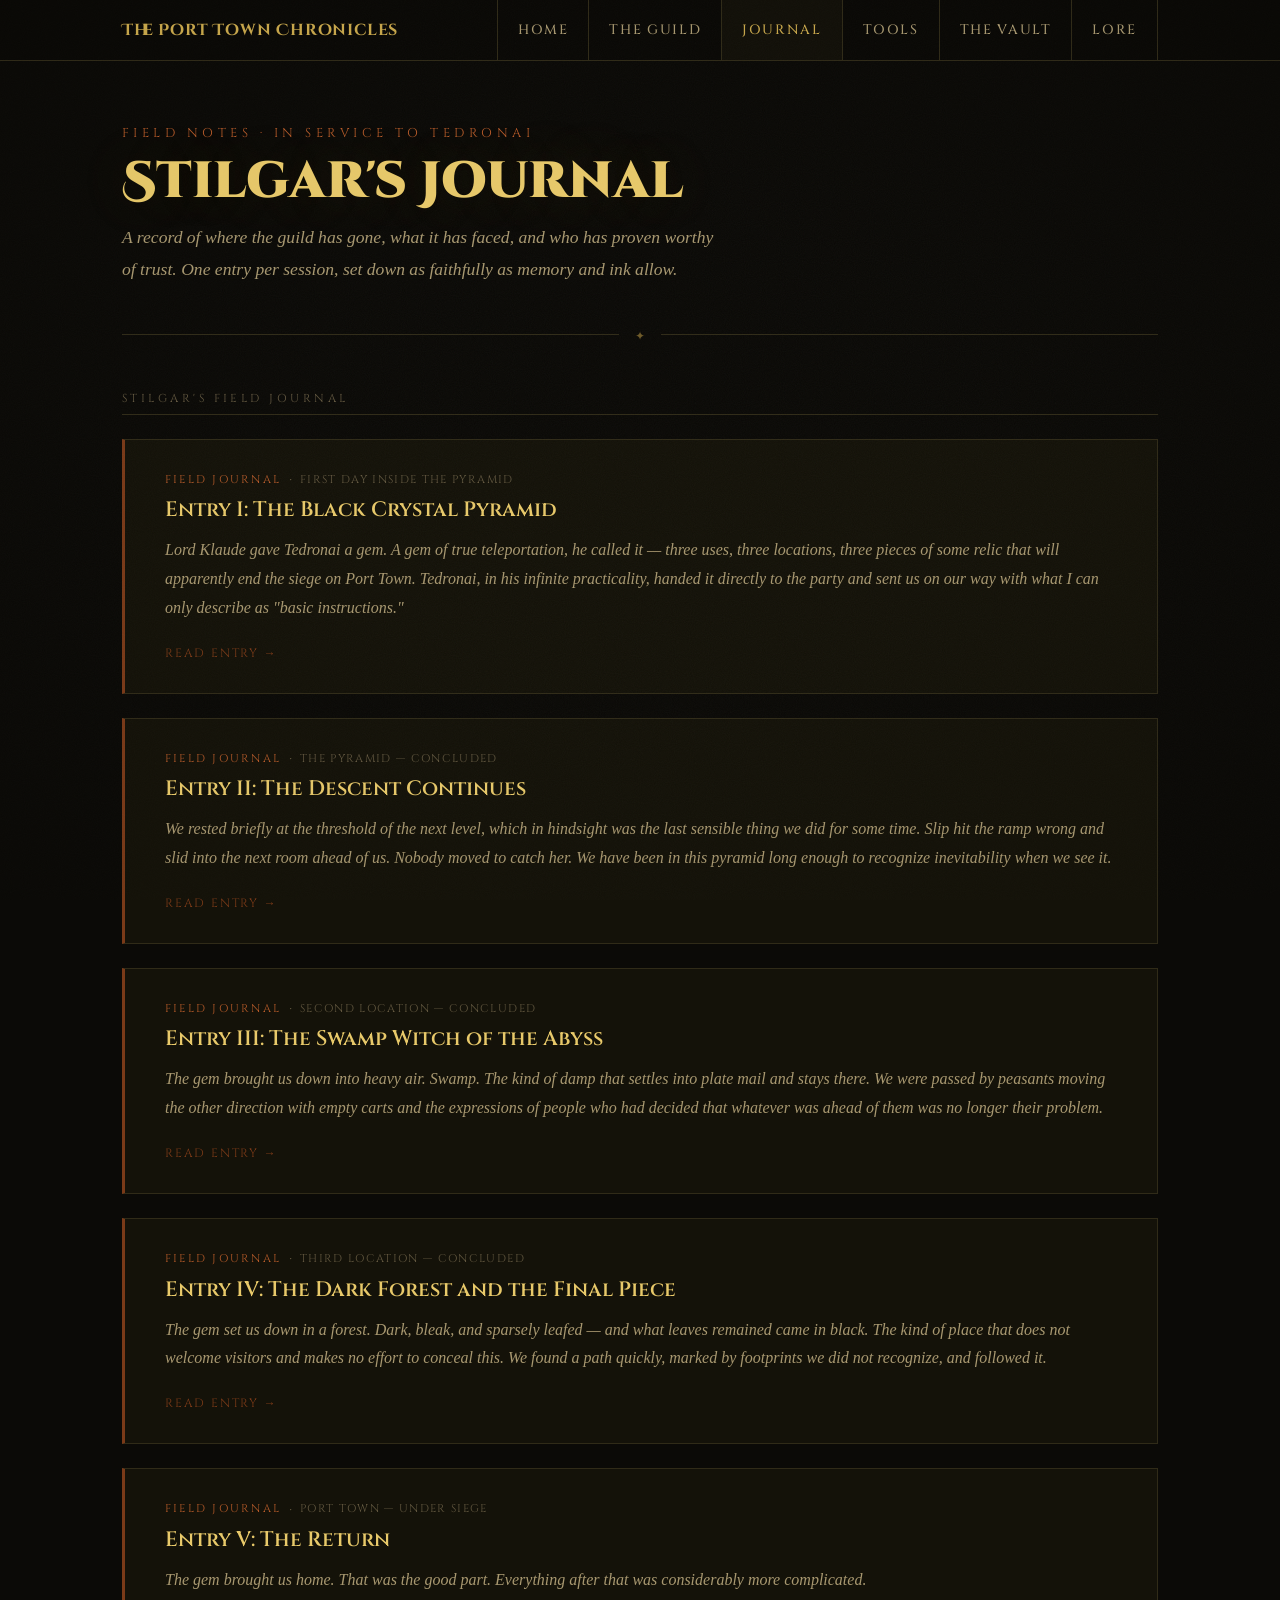
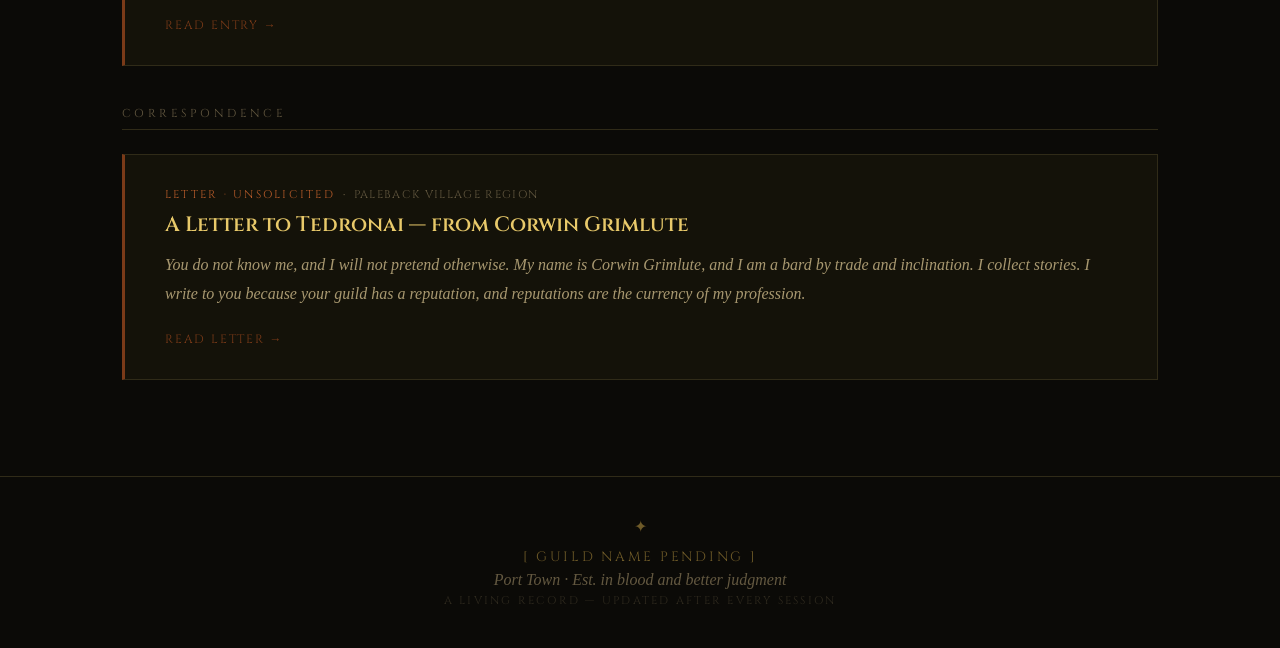
<file: journal.html>
<!DOCTYPE html>
<html lang="en">
<head>
  <meta charset="UTF-8" />
  <meta name="viewport" content="width=device-width, initial-scale=1.0" />
  <title>Stilgar's Journal — The Port Town Chronicles</title>
  <link rel="preconnect" href="https://fonts.googleapis.com" />
  <link rel="preconnect" href="https://fonts.gstatic.com" crossorigin />
  <link href="https://fonts.googleapis.com/css2?family=Cinzel+Decorative:wght@400;700;900&family=Cinzel:wght@400;500;600;700&family=IM+Fell+English:ital@0;1&display=swap" rel="stylesheet" />
  <link rel="stylesheet" href="css/shared.css" />
  <style>
    .journal-section-label {
      font-family: var(--font-heading);
      font-size: 0.72rem;
      letter-spacing: 0.3em;
      text-transform: uppercase;
      color: var(--text-muted);
      padding-bottom: 0.5rem;
      border-bottom: 1px solid var(--border);
      margin: 2.5rem 0 1.5rem;
    }
    .journal-section-label:first-child { margin-top: 0; }
  </style>
</head>
<body>
  <nav class="site-nav">
    <div class="nav-inner">
      <a href="index.html" class="nav-brand">The Port Town Chronicles</a>
      <div class="nav-links">
        <a href="index.html" class="nav-link">Home</a>
        <a href="guild.html" class="nav-link">The Guild</a>
        <a href="journal.html" class="nav-link active">Journal</a>
        <a href="tools.html" class="nav-link">Tools</a>
        <a href="vault.html" class="nav-link">The Vault</a>
        <a href="lore.html" class="nav-link">Lore</a>
      </div>
    </div>
  </nav>

  <main class="page-main">
    <header class="page-header">
      <p class="page-eyebrow">Field Notes · In Service to Tedronai</p>
      <h1 class="page-title">Stilgar's Journal</h1>
      <p class="page-desc">A record of where the guild has gone, what it has faced, and who has proven worthy of trust. One entry per session, set down as faithfully as memory and ink allow.</p>
    </header>

    <div class="page-content">

      <p class="journal-section-label">Stilgar's Field Journal</p>
      <div class="entry-list">

        <article class="entry-item">
          <div class="entry-item-meta">
            <span class="entry-tag">Field Journal</span>
            <span class="entry-dot">·</span>
            <span class="entry-date">First day inside the pyramid</span>
          </div>
          <h3 class="entry-item-title"><a href="entry-001.html" style="color:inherit; text-decoration:none;">Entry I: The Black Crystal Pyramid</a></h3>
          <p class="entry-item-excerpt">Lord Klaude gave Tedronai a gem. A gem of true teleportation, he called it — three uses, three locations, three pieces of some relic that will apparently end the siege on Port Town. Tedronai, in his infinite practicality, handed it directly to the party and sent us on our way with what I can only describe as "basic instructions."</p>
          <a href="entry-001.html" class="entry-item-link">Read Entry →</a>
        </article>

        <article class="entry-item">
          <div class="entry-item-meta">
            <span class="entry-tag">Field Journal</span>
            <span class="entry-dot">·</span>
            <span class="entry-date">The pyramid — concluded</span>
          </div>
          <h3 class="entry-item-title"><a href="entry-002.html" style="color:inherit; text-decoration:none;">Entry II: The Descent Continues</a></h3>
          <p class="entry-item-excerpt">We rested briefly at the threshold of the next level, which in hindsight was the last sensible thing we did for some time. Slip hit the ramp wrong and slid into the next room ahead of us. Nobody moved to catch her. We have been in this pyramid long enough to recognize inevitability when we see it.</p>
          <a href="entry-002.html" class="entry-item-link">Read Entry →</a>
        </article>

        <article class="entry-item">
          <div class="entry-item-meta">
            <span class="entry-tag">Field Journal</span>
            <span class="entry-dot">·</span>
            <span class="entry-date">Second location — concluded</span>
          </div>
          <h3 class="entry-item-title"><a href="entry-003.html" style="color:inherit; text-decoration:none;">Entry III: The Swamp Witch of the Abyss</a></h3>
          <p class="entry-item-excerpt">The gem brought us down into heavy air. Swamp. The kind of damp that settles into plate mail and stays there. We were passed by peasants moving the other direction with empty carts and the expressions of people who had decided that whatever was ahead of them was no longer their problem.</p>
          <a href="entry-003.html" class="entry-item-link">Read Entry →</a>
        </article>

        <article class="entry-item">
          <div class="entry-item-meta">
            <span class="entry-tag">Field Journal</span>
            <span class="entry-dot">·</span>
            <span class="entry-date">Third location — concluded</span>
          </div>
          <h3 class="entry-item-title"><a href="entry-004.html" style="color:inherit; text-decoration:none;">Entry IV: The Dark Forest and the Final Piece</a></h3>
          <p class="entry-item-excerpt">The gem set us down in a forest. Dark, bleak, and sparsely leafed — and what leaves remained came in black. The kind of place that does not welcome visitors and makes no effort to conceal this. We found a path quickly, marked by footprints we did not recognize, and followed it.</p>
          <a href="entry-004.html" class="entry-item-link">Read Entry →</a>
        </article>

        <article class="entry-item">
          <div class="entry-item-meta">
            <span class="entry-tag">Field Journal</span>
            <span class="entry-dot">·</span>
            <span class="entry-date">Port Town — under siege</span>
          </div>
          <h3 class="entry-item-title"><a href="entry-005.html" style="color:inherit; text-decoration:none;">Entry V: The Return</a></h3>
          <p class="entry-item-excerpt">The gem brought us home. That was the good part. Everything after that was considerably more complicated.</p>
          <a href="entry-005.html" class="entry-item-link">Read Entry →</a>
        </article>

      </div>

      <p class="journal-section-label">Correspondence</p>
      <div class="entry-list">

        <article class="entry-item">
          <div class="entry-item-meta">
            <span class="entry-tag">Letter · Unsolicited</span>
            <span class="entry-dot">·</span>
            <span class="entry-date">Paleback Village Region</span>
          </div>
          <h3 class="entry-item-title"><a href="letter-grimlute.html" style="color:inherit; text-decoration:none;">A Letter to Tedronai — from Corwin Grimlute</a></h3>
          <p class="entry-item-excerpt">You do not know me, and I will not pretend otherwise. My name is Corwin Grimlute, and I am a bard by trade and inclination. I collect stories. I write to you because your guild has a reputation, and reputations are the currency of my profession.</p>
          <a href="letter-grimlute.html" class="entry-item-link">Read Letter →</a>
        </article>

      </div>

    </div>
  </main>

  <footer class="site-footer">
    <p class="footer-emblem">✦</p>
    <p class="footer-guild">[ Guild Name Pending ]</p>
    <p class="footer-tagline">Port Town · Est. in blood and better judgment</p>
    <p class="footer-note">A living record — updated after every session</p>
  </footer>
</body>
</html>
</file>
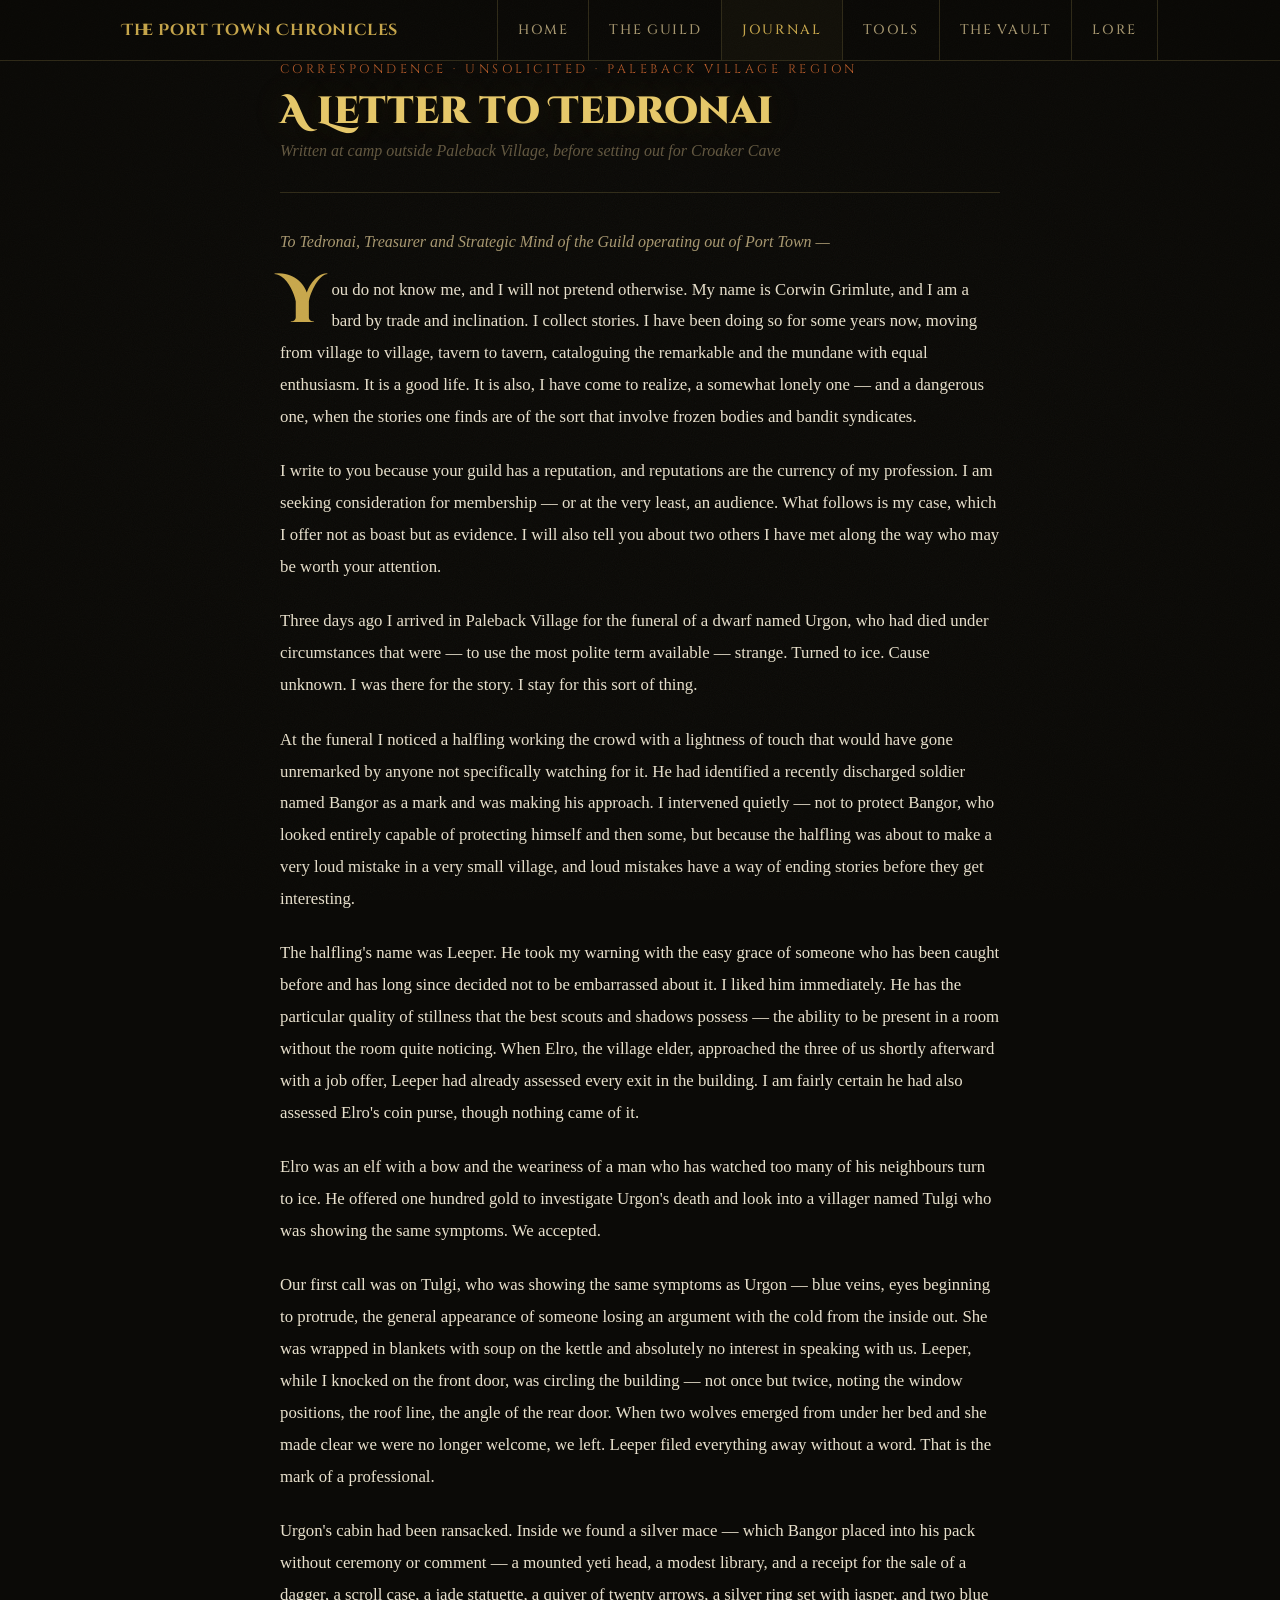
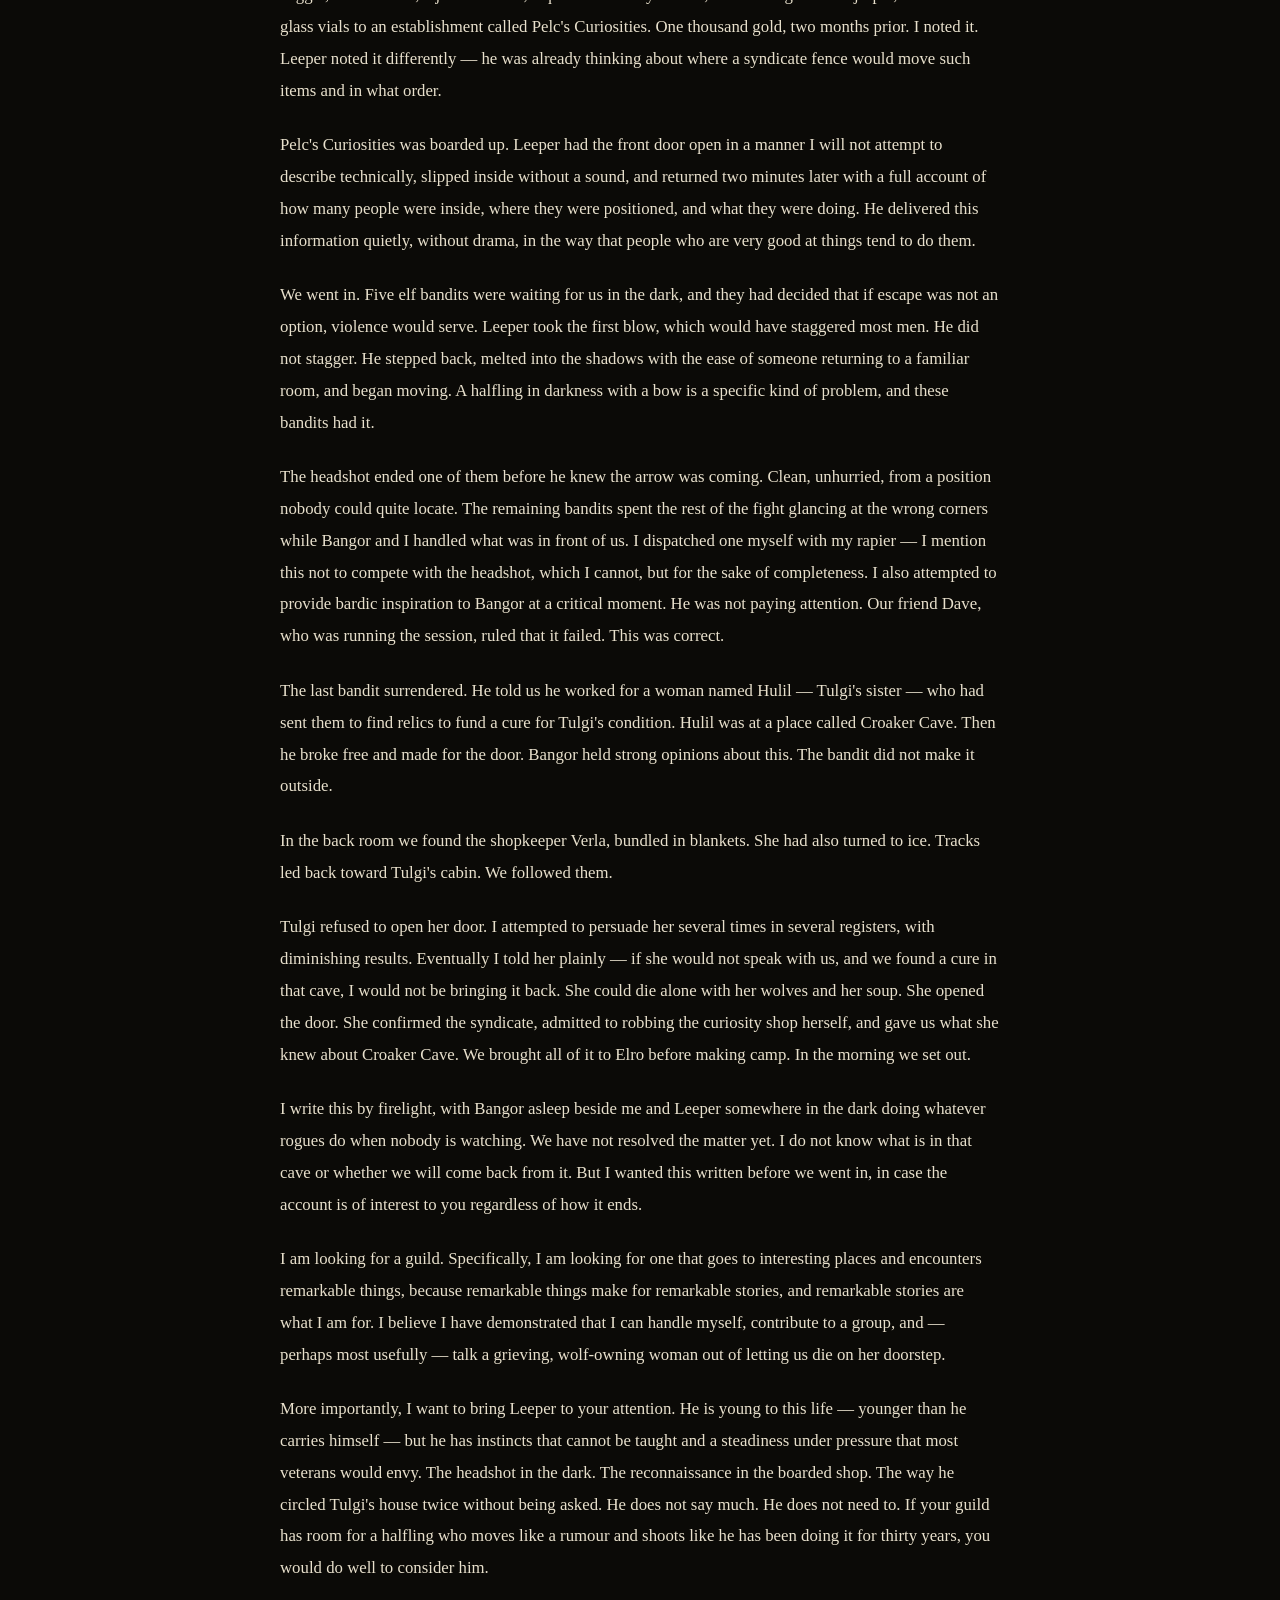
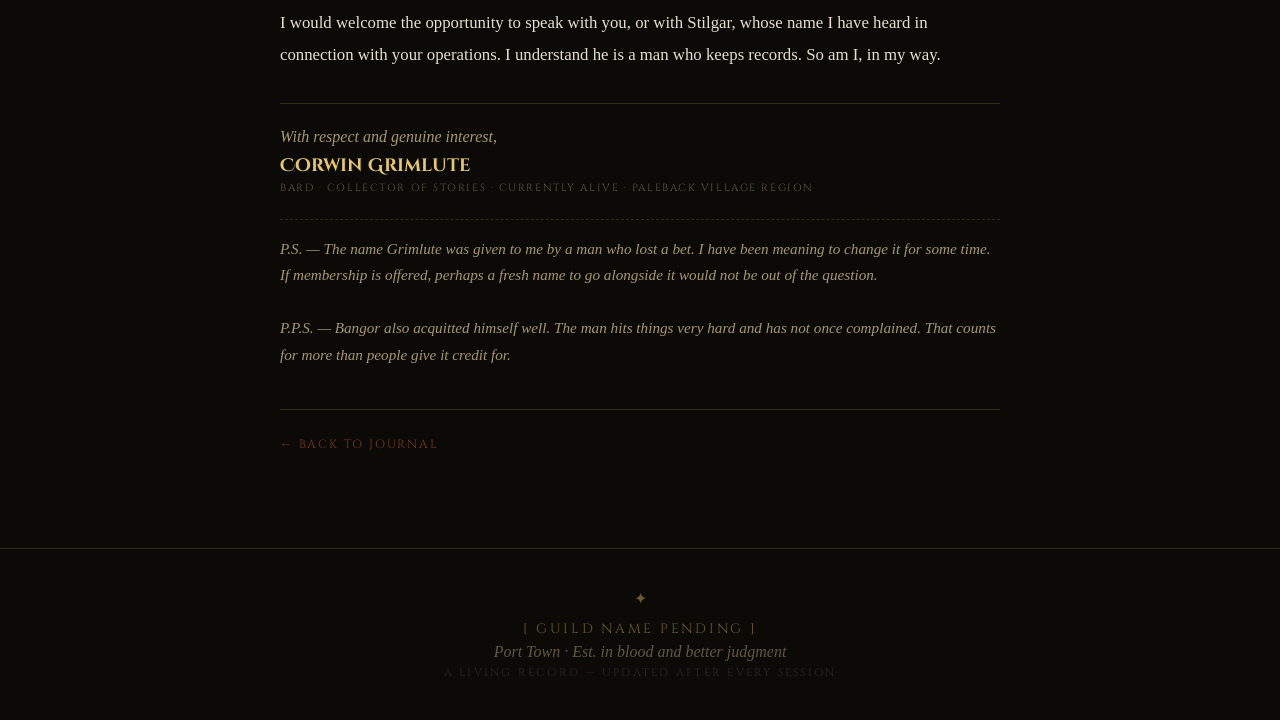
<file: letter-grimlute.html>
<!DOCTYPE html>
<html lang="en">
<head>
  <meta charset="UTF-8" />
  <meta name="viewport" content="width=device-width, initial-scale=1.0" />
  <title>A Letter to Tedronai — The Port Town Chronicles</title>
  <link rel="preconnect" href="https://fonts.googleapis.com" />
  <link rel="preconnect" href="https://fonts.gstatic.com" crossorigin />
  <link href="https://fonts.googleapis.com/css2?family=Cinzel+Decorative:wght@400;700;900&family=Cinzel:wght@400;500;600;700&family=IM+Fell+English:ital@0;1&display=swap" rel="stylesheet" />
  <link rel="stylesheet" href="css/shared.css" />
  <style>
    .journal-wrap { max-width: 720px; margin: 0 auto; }
    .journal-log { font-family: var(--font-heading); font-size: 0.78rem; letter-spacing: 0.28em; text-transform: uppercase; color: var(--ember); margin-bottom: 0.75rem; }
    .journal-entry-title { font-family: var(--font-display); font-size: clamp(1.6rem, 3.5vw, 2.4rem); font-weight: 900; color: var(--gold-light); line-height: 1.15; margin-bottom: 0.5rem; text-shadow: 0 0 40px rgba(201,168,76,0.15); }
    .journal-byline { font-family: var(--font-body); font-style: italic; font-size: 1rem; color: var(--text-muted); margin-bottom: 2.5rem; padding-bottom: 2rem; border-bottom: 1px solid var(--border); }
    .letter-salutation { font-family: var(--font-body); font-style: italic; font-size: 1rem; color: var(--text-secondary); margin-bottom: 1.4rem; }
    .journal-body { font-family: var(--font-body); font-size: 1.05rem; line-height: 1.9; color: var(--text-primary); }
    .journal-body p { margin-bottom: 1.4rem; }
    .journal-body p:first-child::first-letter { font-family: var(--font-display); font-size: 3.8em; font-weight: 900; float: left; line-height: 0.78; margin: 0.08em 0.1em 0 0; color: var(--gold); }
    .letter-closing { margin-top: 2rem; padding-top: 1.5rem; border-top: 1px solid var(--border); }
    .letter-sign-off { font-family: var(--font-body); font-style: italic; font-size: 1rem; color: var(--text-secondary); margin-bottom: 0.5rem; }
    .letter-signature { font-family: var(--font-display); font-size: 1.1rem; font-weight: 700; color: var(--gold-light); margin-bottom: 0.2rem; }
    .letter-sig-detail { font-family: var(--font-heading); font-size: 0.65rem; letter-spacing: 0.15em; text-transform: uppercase; color: var(--text-muted); }
    .postscript { margin-top: 1.5rem; padding-top: 1rem; border-top: 1px dashed var(--border); font-family: var(--font-body); font-style: italic; font-size: 0.95rem; color: var(--text-secondary); line-height: 1.75; }
    .journal-back { margin-top: 2.5rem; padding-top: 1.5rem; border-top: 1px solid var(--border); }
    .journal-back a { font-family: var(--font-heading); font-size: 0.75rem; letter-spacing: 0.15em; text-transform: uppercase; color: var(--ember-dim); text-decoration: none; transition: color 0.2s; }
    .journal-back a:hover { color: var(--ember); }
  </style>
</head>
<body>
  <nav class="site-nav">
    <div class="nav-inner">
      <a href="index.html" class="nav-brand">The Port Town Chronicles</a>
      <div class="nav-links">
        <a href="index.html" class="nav-link">Home</a>
        <a href="guild.html" class="nav-link">The Guild</a>
        <a href="journal.html" class="nav-link active">Journal</a>
        <a href="tools.html" class="nav-link">Tools</a>
        <a href="vault.html" class="nav-link">The Vault</a>
        <a href="lore.html" class="nav-link">Lore</a>
      </div>
    </div>
  </nav>

  <main class="page-main">
    <div class="journal-wrap">
      <p class="journal-log">Correspondence · Unsolicited · Paleback Village Region</p>
      <h1 class="journal-entry-title">A Letter to Tedronai</h1>
      <p class="journal-byline">Written at camp outside Paleback Village, before setting out for Croaker Cave</p>

      <div class="letter-salutation">
        To Tedronai, Treasurer and Strategic Mind of the Guild operating out of Port Town —
      </div>

      <div class="journal-body">

        <p>You do not know me, and I will not pretend otherwise. My name is Corwin Grimlute, and I am a bard by trade and inclination. I collect stories. I have been doing so for some years now, moving from village to village, tavern to tavern, cataloguing the remarkable and the mundane with equal enthusiasm. It is a good life. It is also, I have come to realize, a somewhat lonely one — and a dangerous one, when the stories one finds are of the sort that involve frozen bodies and bandit syndicates.</p>

        <p>I write to you because your guild has a reputation, and reputations are the currency of my profession. I am seeking consideration for membership — or at the very least, an audience. What follows is my case, which I offer not as boast but as evidence. I will also tell you about two others I have met along the way who may be worth your attention.</p>

        <p>Three days ago I arrived in Paleback Village for the funeral of a dwarf named Urgon, who had died under circumstances that were — to use the most polite term available — strange. Turned to ice. Cause unknown. I was there for the story. I stay for this sort of thing.</p>

        <p>At the funeral I noticed a halfling working the crowd with a lightness of touch that would have gone unremarked by anyone not specifically watching for it. He had identified a recently discharged soldier named Bangor as a mark and was making his approach. I intervened quietly — not to protect Bangor, who looked entirely capable of protecting himself and then some, but because the halfling was about to make a very loud mistake in a very small village, and loud mistakes have a way of ending stories before they get interesting.</p>

        <p>The halfling's name was Leeper. He took my warning with the easy grace of someone who has been caught before and has long since decided not to be embarrassed about it. I liked him immediately. He has the particular quality of stillness that the best scouts and shadows possess — the ability to be present in a room without the room quite noticing. When Elro, the village elder, approached the three of us shortly afterward with a job offer, Leeper had already assessed every exit in the building. I am fairly certain he had also assessed Elro's coin purse, though nothing came of it.</p>

        <p>Elro was an elf with a bow and the weariness of a man who has watched too many of his neighbours turn to ice. He offered one hundred gold to investigate Urgon's death and look into a villager named Tulgi who was showing the same symptoms. We accepted.</p>

        <p>Our first call was on Tulgi, who was showing the same symptoms as Urgon — blue veins, eyes beginning to protrude, the general appearance of someone losing an argument with the cold from the inside out. She was wrapped in blankets with soup on the kettle and absolutely no interest in speaking with us. Leeper, while I knocked on the front door, was circling the building — not once but twice, noting the window positions, the roof line, the angle of the rear door. When two wolves emerged from under her bed and she made clear we were no longer welcome, we left. Leeper filed everything away without a word. That is the mark of a professional.</p>

        <p>Urgon's cabin had been ransacked. Inside we found a silver mace — which Bangor placed into his pack without ceremony or comment — a mounted yeti head, a modest library, and a receipt for the sale of a dagger, a scroll case, a jade statuette, a quiver of twenty arrows, a silver ring set with jasper, and two blue glass vials to an establishment called Pelc's Curiosities. One thousand gold, two months prior. I noted it. Leeper noted it differently — he was already thinking about where a syndicate fence would move such items and in what order.</p>

        <p>Pelc's Curiosities was boarded up. Leeper had the front door open in a manner I will not attempt to describe technically, slipped inside without a sound, and returned two minutes later with a full account of how many people were inside, where they were positioned, and what they were doing. He delivered this information quietly, without drama, in the way that people who are very good at things tend to do them.</p>

        <p>We went in. Five elf bandits were waiting for us in the dark, and they had decided that if escape was not an option, violence would serve. Leeper took the first blow, which would have staggered most men. He did not stagger. He stepped back, melted into the shadows with the ease of someone returning to a familiar room, and began moving. A halfling in darkness with a bow is a specific kind of problem, and these bandits had it.</p>

        <p>The headshot ended one of them before he knew the arrow was coming. Clean, unhurried, from a position nobody could quite locate. The remaining bandits spent the rest of the fight glancing at the wrong corners while Bangor and I handled what was in front of us. I dispatched one myself with my rapier — I mention this not to compete with the headshot, which I cannot, but for the sake of completeness. I also attempted to provide bardic inspiration to Bangor at a critical moment. He was not paying attention. Our friend Dave, who was running the session, ruled that it failed. This was correct.</p>

        <p>The last bandit surrendered. He told us he worked for a woman named Hulil — Tulgi's sister — who had sent them to find relics to fund a cure for Tulgi's condition. Hulil was at a place called Croaker Cave. Then he broke free and made for the door. Bangor held strong opinions about this. The bandit did not make it outside.</p>

        <p>In the back room we found the shopkeeper Verla, bundled in blankets. She had also turned to ice. Tracks led back toward Tulgi's cabin. We followed them.</p>

        <p>Tulgi refused to open her door. I attempted to persuade her several times in several registers, with diminishing results. Eventually I told her plainly — if she would not speak with us, and we found a cure in that cave, I would not be bringing it back. She could die alone with her wolves and her soup. She opened the door. She confirmed the syndicate, admitted to robbing the curiosity shop herself, and gave us what she knew about Croaker Cave. We brought all of it to Elro before making camp. In the morning we set out.</p>

        <p>I write this by firelight, with Bangor asleep beside me and Leeper somewhere in the dark doing whatever rogues do when nobody is watching. We have not resolved the matter yet. I do not know what is in that cave or whether we will come back from it. But I wanted this written before we went in, in case the account is of interest to you regardless of how it ends.</p>

        <p>I am looking for a guild. Specifically, I am looking for one that goes to interesting places and encounters remarkable things, because remarkable things make for remarkable stories, and remarkable stories are what I am for. I believe I have demonstrated that I can handle myself, contribute to a group, and — perhaps most usefully — talk a grieving, wolf-owning woman out of letting us die on her doorstep.</p>

        <p>More importantly, I want to bring Leeper to your attention. He is young to this life — younger than he carries himself — but he has instincts that cannot be taught and a steadiness under pressure that most veterans would envy. The headshot in the dark. The reconnaissance in the boarded shop. The way he circled Tulgi's house twice without being asked. He does not say much. He does not need to. If your guild has room for a halfling who moves like a rumour and shoots like he has been doing it for thirty years, you would do well to consider him.</p>

        <p>I would welcome the opportunity to speak with you, or with Stilgar, whose name I have heard in connection with your operations. I understand he is a man who keeps records. So am I, in my way.</p>

      </div>

      <div class="letter-closing">
        <p class="letter-sign-off">With respect and genuine interest,</p>
        <p class="letter-signature">Corwin Grimlute</p>
        <p class="letter-sig-detail">Bard · Collector of Stories · Currently Alive · Paleback Village Region</p>
      </div>

      <div class="postscript">
        P.S. — The name Grimlute was given to me by a man who lost a bet. I have been meaning to change it for some time. If membership is offered, perhaps a fresh name to go alongside it would not be out of the question.<br><br>
        P.P.S. — Bangor also acquitted himself well. The man hits things very hard and has not once complained. That counts for more than people give it credit for.
      </div>

      <div class="journal-back">
        <a href="journal.html">← Back to Journal</a>
      </div>
    </div>
  </main>

  <footer class="site-footer">
    <p class="footer-emblem">✦</p>
    <p class="footer-guild">[ Guild Name Pending ]</p>
    <p class="footer-tagline">Port Town · Est. in blood and better judgment</p>
    <p class="footer-note">A living record — updated after every session</p>
  </footer>
</body>
</html>
</file>
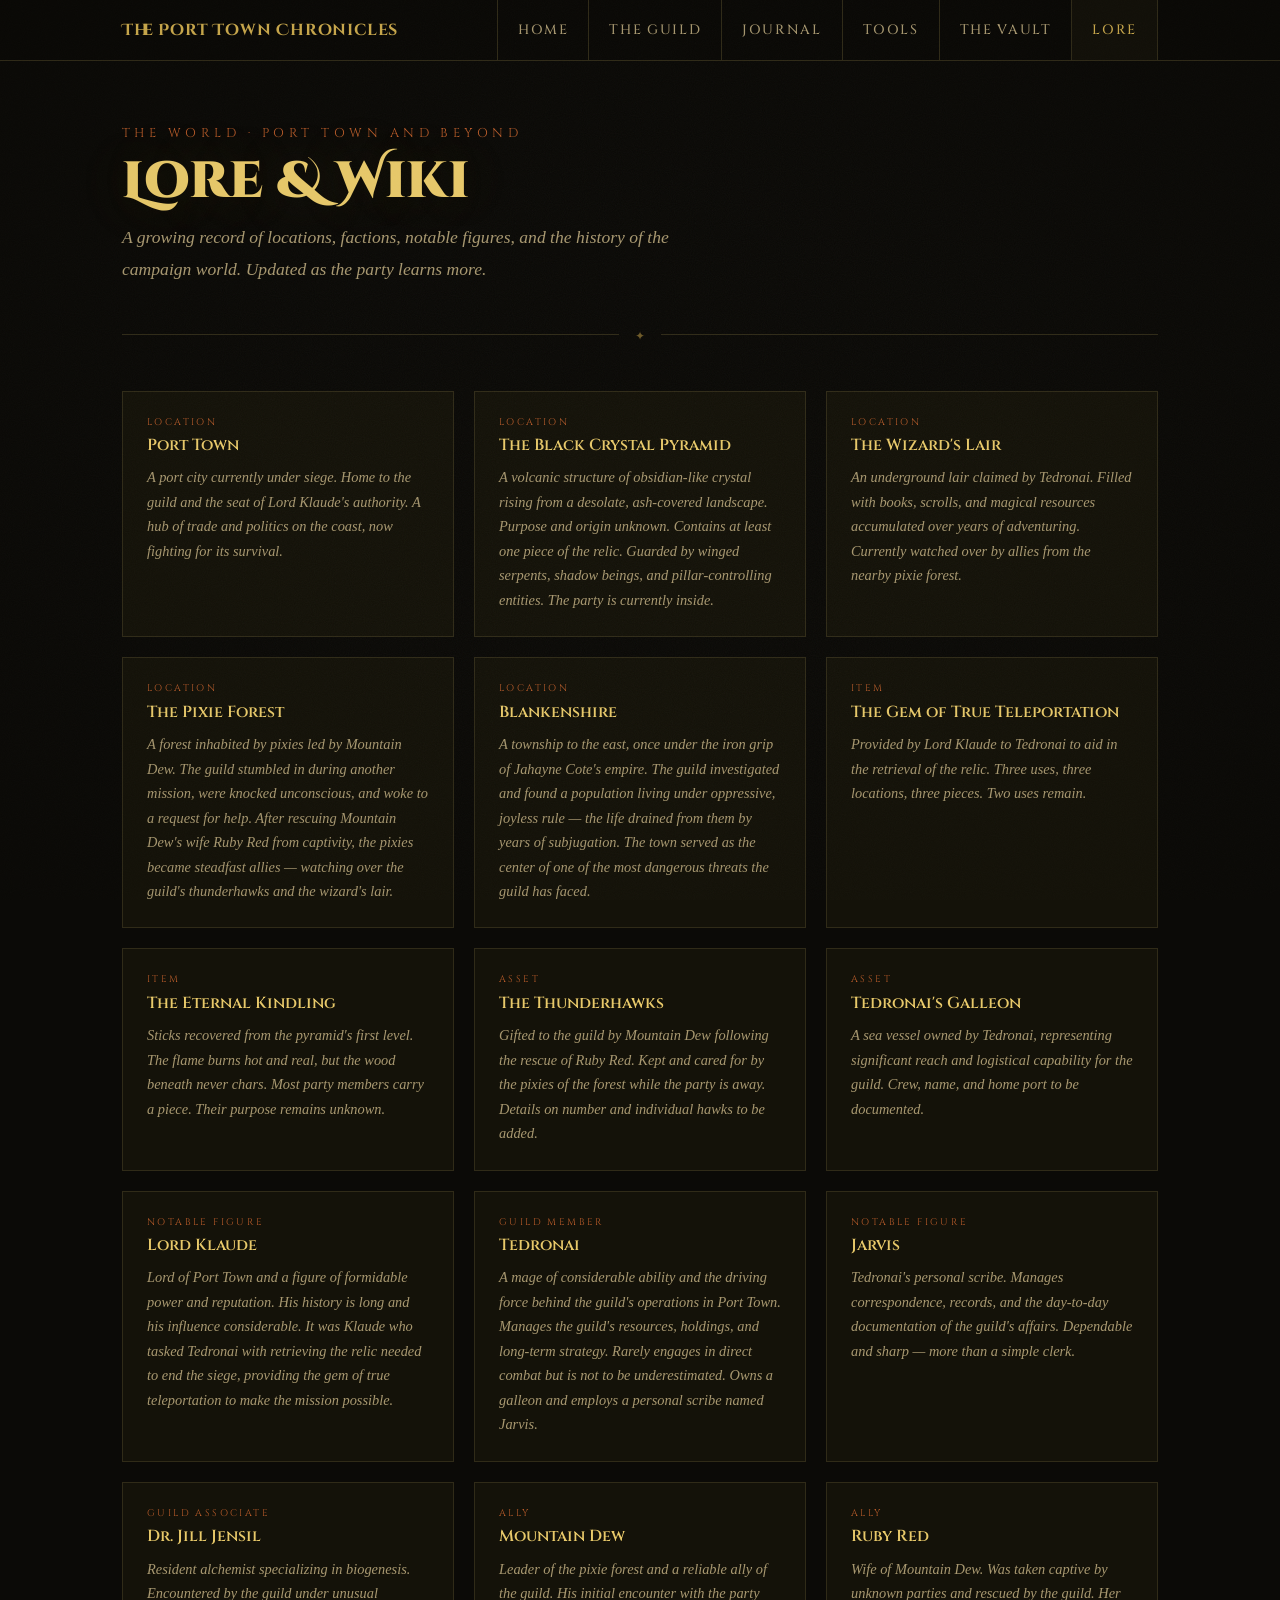
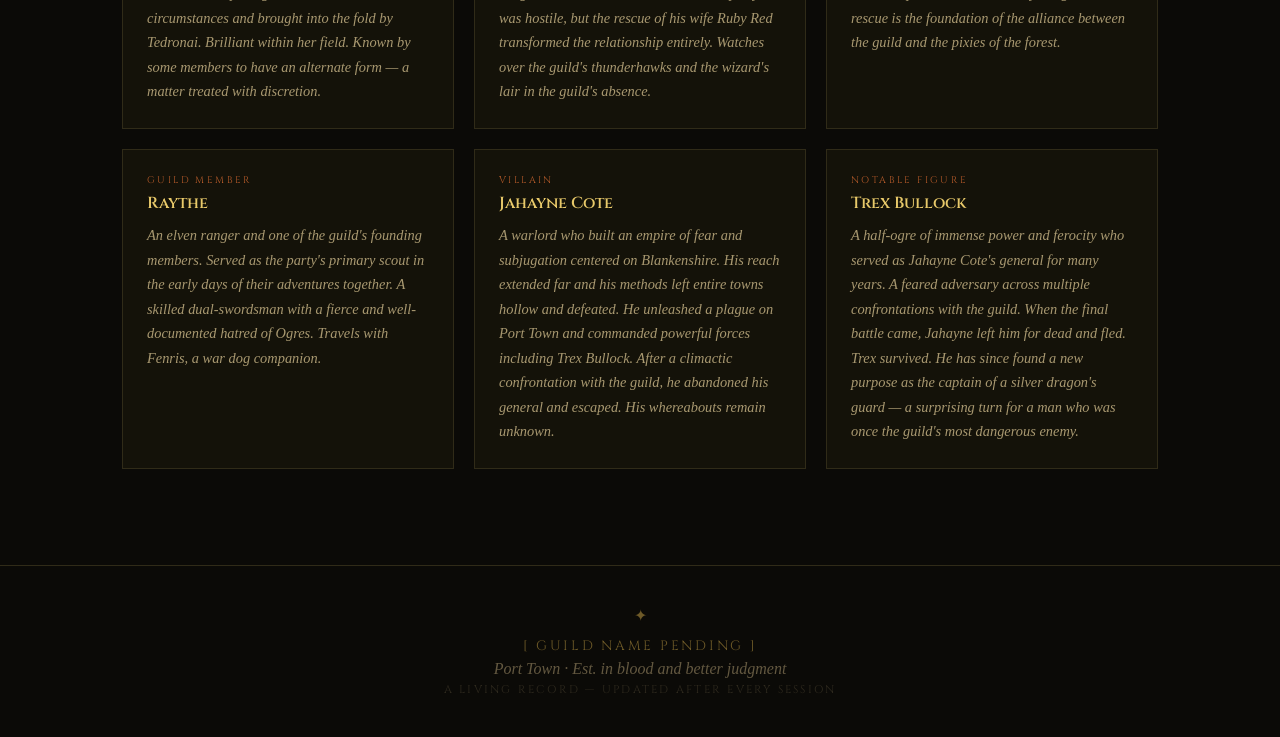
<file: lore.html>
<!DOCTYPE html>
<html lang="en">
<head>
  <meta charset="UTF-8" />
  <meta name="viewport" content="width=device-width, initial-scale=1.0" />
  <title>Lore &amp; Wiki — The Port Town Chronicles</title>
  <link rel="preconnect" href="https://fonts.googleapis.com" />
  <link rel="preconnect" href="https://fonts.gstatic.com" crossorigin />
  <link href="https://fonts.googleapis.com/css2?family=Cinzel+Decorative:wght@400;700;900&family=Cinzel:wght@400;500;600;700&family=IM+Fell+English:ital@0;1&display=swap" rel="stylesheet" />
  <link rel="stylesheet" href="css/shared.css" />
</head>
<body>
  <nav class="site-nav">
    <div class="nav-inner">
      <a href="index.html" class="nav-brand">The Port Town Chronicles</a>
      <div class="nav-links">
        <a href="index.html" class="nav-link">Home</a>
        <a href="guild.html" class="nav-link">The Guild</a>
        <a href="journal.html" class="nav-link">Journal</a>
        <a href="tools.html" class="nav-link">Tools</a>
        <a href="vault.html" class="nav-link">The Vault</a>
        <a href="lore.html" class="nav-link active">Lore</a>
      </div>
    </div>
  </nav>

  <main class="page-main">
    <header class="page-header">
      <p class="page-eyebrow">The World · Port Town and Beyond</p>
      <h1 class="page-title">Lore &amp; Wiki</h1>
      <p class="page-desc">A growing record of locations, factions, notable figures, and the history of the campaign world. Updated as the party learns more.</p>
    </header>

    <div class="page-content">
      <div class="lore-grid">

        <div class="lore-item">
          <p class="lore-item-type">Location</p>
          <h3 class="lore-item-title">Port Town</h3>
          <p class="lore-item-body">A port city currently under siege. Home to the guild and the seat of Lord Klaude's authority. A hub of trade and politics on the coast, now fighting for its survival.</p>
        </div>

        <div class="lore-item">
          <p class="lore-item-type">Location</p>
          <h3 class="lore-item-title">The Black Crystal Pyramid</h3>
          <p class="lore-item-body">A volcanic structure of obsidian-like crystal rising from a desolate, ash-covered landscape. Purpose and origin unknown. Contains at least one piece of the relic. Guarded by winged serpents, shadow beings, and pillar-controlling entities. The party is currently inside.</p>
        </div>

        <div class="lore-item">
          <p class="lore-item-type">Location</p>
          <h3 class="lore-item-title">The Wizard's Lair</h3>
          <p class="lore-item-body">An underground lair claimed by Tedronai. Filled with books, scrolls, and magical resources accumulated over years of adventuring. Currently watched over by allies from the nearby pixie forest.</p>
        </div>

        <div class="lore-item">
          <p class="lore-item-type">Location</p>
          <h3 class="lore-item-title">The Pixie Forest</h3>
          <p class="lore-item-body">A forest inhabited by pixies led by Mountain Dew. The guild stumbled in during another mission, were knocked unconscious, and woke to a request for help. After rescuing Mountain Dew's wife Ruby Red from captivity, the pixies became steadfast allies — watching over the guild's thunderhawks and the wizard's lair.</p>
        </div>

        <div class="lore-item">
          <p class="lore-item-type">Location</p>
          <h3 class="lore-item-title">Blankenshire</h3>
          <p class="lore-item-body">A township to the east, once under the iron grip of Jahayne Cote's empire. The guild investigated and found a population living under oppressive, joyless rule — the life drained from them by years of subjugation. The town served as the center of one of the most dangerous threats the guild has faced.</p>
        </div>

        <div class="lore-item">
          <p class="lore-item-type">Item</p>
          <h3 class="lore-item-title">The Gem of True Teleportation</h3>
          <p class="lore-item-body">Provided by Lord Klaude to Tedronai to aid in the retrieval of the relic. Three uses, three locations, three pieces. Two uses remain.</p>
        </div>

        <div class="lore-item">
          <p class="lore-item-type">Item</p>
          <h3 class="lore-item-title">The Eternal Kindling</h3>
          <p class="lore-item-body">Sticks recovered from the pyramid's first level. The flame burns hot and real, but the wood beneath never chars. Most party members carry a piece. Their purpose remains unknown.</p>
        </div>

        <div class="lore-item">
          <p class="lore-item-type">Asset</p>
          <h3 class="lore-item-title">The Thunderhawks</h3>
          <p class="lore-item-body">Gifted to the guild by Mountain Dew following the rescue of Ruby Red. Kept and cared for by the pixies of the forest while the party is away. Details on number and individual hawks to be added.</p>
        </div>

        <div class="lore-item">
          <p class="lore-item-type">Asset</p>
          <h3 class="lore-item-title">Tedronai's Galleon</h3>
          <p class="lore-item-body">A sea vessel owned by Tedronai, representing significant reach and logistical capability for the guild. Crew, name, and home port to be documented.</p>
        </div>

        <div class="lore-item">
          <p class="lore-item-type">Notable Figure</p>
          <h3 class="lore-item-title">Lord Klaude</h3>
          <p class="lore-item-body">Lord of Port Town and a figure of formidable power and reputation. His history is long and his influence considerable. It was Klaude who tasked Tedronai with retrieving the relic needed to end the siege, providing the gem of true teleportation to make the mission possible.</p>
        </div>

        <div class="lore-item">
          <p class="lore-item-type">Guild Member</p>
          <h3 class="lore-item-title">Tedronai</h3>
          <p class="lore-item-body">A mage of considerable ability and the driving force behind the guild's operations in Port Town. Manages the guild's resources, holdings, and long-term strategy. Rarely engages in direct combat but is not to be underestimated. Owns a galleon and employs a personal scribe named Jarvis.</p>
        </div>

        <div class="lore-item">
          <p class="lore-item-type">Notable Figure</p>
          <h3 class="lore-item-title">Jarvis</h3>
          <p class="lore-item-body">Tedronai's personal scribe. Manages correspondence, records, and the day-to-day documentation of the guild's affairs. Dependable and sharp — more than a simple clerk.</p>
        </div>

        <div class="lore-item">
          <p class="lore-item-type">Guild Associate</p>
          <h3 class="lore-item-title">Dr. Jill Jensil</h3>
          <p class="lore-item-body">Resident alchemist specializing in biogenesis. Encountered by the guild under unusual circumstances and brought into the fold by Tedronai. Brilliant within her field. Known by some members to have an alternate form — a matter treated with discretion.</p>
        </div>

        <div class="lore-item">
          <p class="lore-item-type">Ally</p>
          <h3 class="lore-item-title">Mountain Dew</h3>
          <p class="lore-item-body">Leader of the pixie forest and a reliable ally of the guild. His initial encounter with the party was hostile, but the rescue of his wife Ruby Red transformed the relationship entirely. Watches over the guild's thunderhawks and the wizard's lair in the guild's absence.</p>
        </div>

        <div class="lore-item">
          <p class="lore-item-type">Ally</p>
          <h3 class="lore-item-title">Ruby Red</h3>
          <p class="lore-item-body">Wife of Mountain Dew. Was taken captive by unknown parties and rescued by the guild. Her rescue is the foundation of the alliance between the guild and the pixies of the forest.</p>
        </div>

        <div class="lore-item">
          <p class="lore-item-type">Guild Member</p>
          <h3 class="lore-item-title">Raythe</h3>
          <p class="lore-item-body">An elven ranger and one of the guild's founding members. Served as the party's primary scout in the early days of their adventures together. A skilled dual-swordsman with a fierce and well-documented hatred of Ogres. Travels with Fenris, a war dog companion.</p>
        </div>

        <div class="lore-item">
          <p class="lore-item-type">Villain</p>
          <h3 class="lore-item-title">Jahayne Cote</h3>
          <p class="lore-item-body">A warlord who built an empire of fear and subjugation centered on Blankenshire. His reach extended far and his methods left entire towns hollow and defeated. He unleashed a plague on Port Town and commanded powerful forces including Trex Bullock. After a climactic confrontation with the guild, he abandoned his general and escaped. His whereabouts remain unknown.</p>
        </div>

        <div class="lore-item">
          <p class="lore-item-type">Notable Figure</p>
          <h3 class="lore-item-title">Trex Bullock</h3>
          <p class="lore-item-body">A half-ogre of immense power and ferocity who served as Jahayne Cote's general for many years. A feared adversary across multiple confrontations with the guild. When the final battle came, Jahayne left him for dead and fled. Trex survived. He has since found a new purpose as the captain of a silver dragon's guard — a surprising turn for a man who was once the guild's most dangerous enemy.</p>
        </div>

      </div>
    </div>
  </main>

  <footer class="site-footer">
    <p class="footer-emblem">✦</p>
    <p class="footer-guild">[ Guild Name Pending ]</p>
    <p class="footer-tagline">Port Town · Est. in blood and better judgment</p>
    <p class="footer-note">A living record — updated after every session</p>
  </footer>
</body>
</html>
</file>
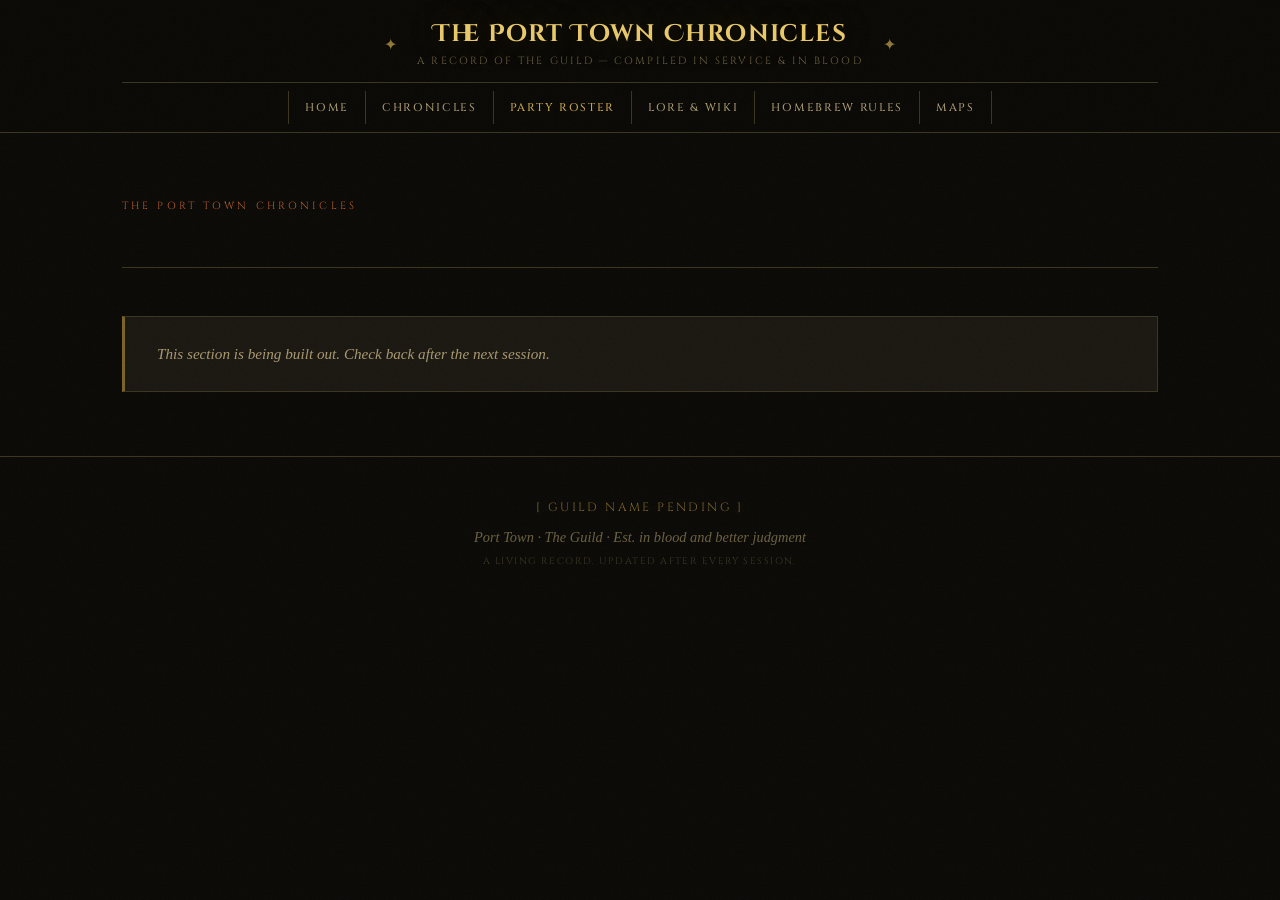
<file: roster.html>
<!DOCTYPE html>
<html lang="en">
<head>
  <meta charset="UTF-8" />
  <meta name="viewport" content="width=device-width, initial-scale=1.0" />
  <title>Roster — The Port Town Chronicles</title>
  <link rel="preconnect" href="https://fonts.googleapis.com" />
  <link rel="preconnect" href="https://fonts.gstatic.com" crossorigin />
  <link href="https://fonts.googleapis.com/css2?family=Cinzel+Decorative:wght@400;700&family=Cinzel:wght@400;500;600&family=IM+Fell+English:ital@0;1&display=swap" rel="stylesheet" />
  <link rel="stylesheet" href="css/style.css" />
</head>
<body>
  <div class="noise-overlay"></div>
  <header class="site-header">
    <div class="header-inner">
      <div class="site-brand">
        <div class="brand-emblem">✦</div>
        <div class="brand-text">
          <h1 class="site-title">The Port Town Chronicles</h1>
          <p class="site-subtitle">A Record of the Guild — Compiled in Service &amp; in Blood</p>
        </div>
        <div class="brand-emblem">✦</div>
      </div>
      <nav class="site-nav">
        <a href="index.html" class="nav-link">Home</a>
        <a href="journal.html" class="nav-link">Chronicles</a>
        <a href="roster.html" class="nav-link active">Party Roster</a>
        <a href="lore.html" class="nav-link">Lore &amp; Wiki</a>
        <a href="tools.html" class="nav-link">Homebrew Rules</a>
        <a href="lore.html" class="nav-link">Maps</a>
      </nav>
    </div>
  </header>
  <main class="site-main">
    <div class="page-header">
      <p class="page-eyebrow">The Port Town Chronicles</p>
      <h2 class="page-title"></h2>
      <p class="page-desc"></p>
    </div>
    <div class="stub-notice">This section is being built out. Check back after the next session.</div>
  </main>
  <footer class="site-footer">
    <div class="footer-inner">
      <p class="footer-guild">[ Guild Name Pending ]</p>
      <p class="footer-tagline">Port Town · The Guild · Est. in blood and better judgment</p>
      <p class="footer-note">A living record. Updated after every session.</p>
    </div>
  </footer>
</body>
</html>
</file>
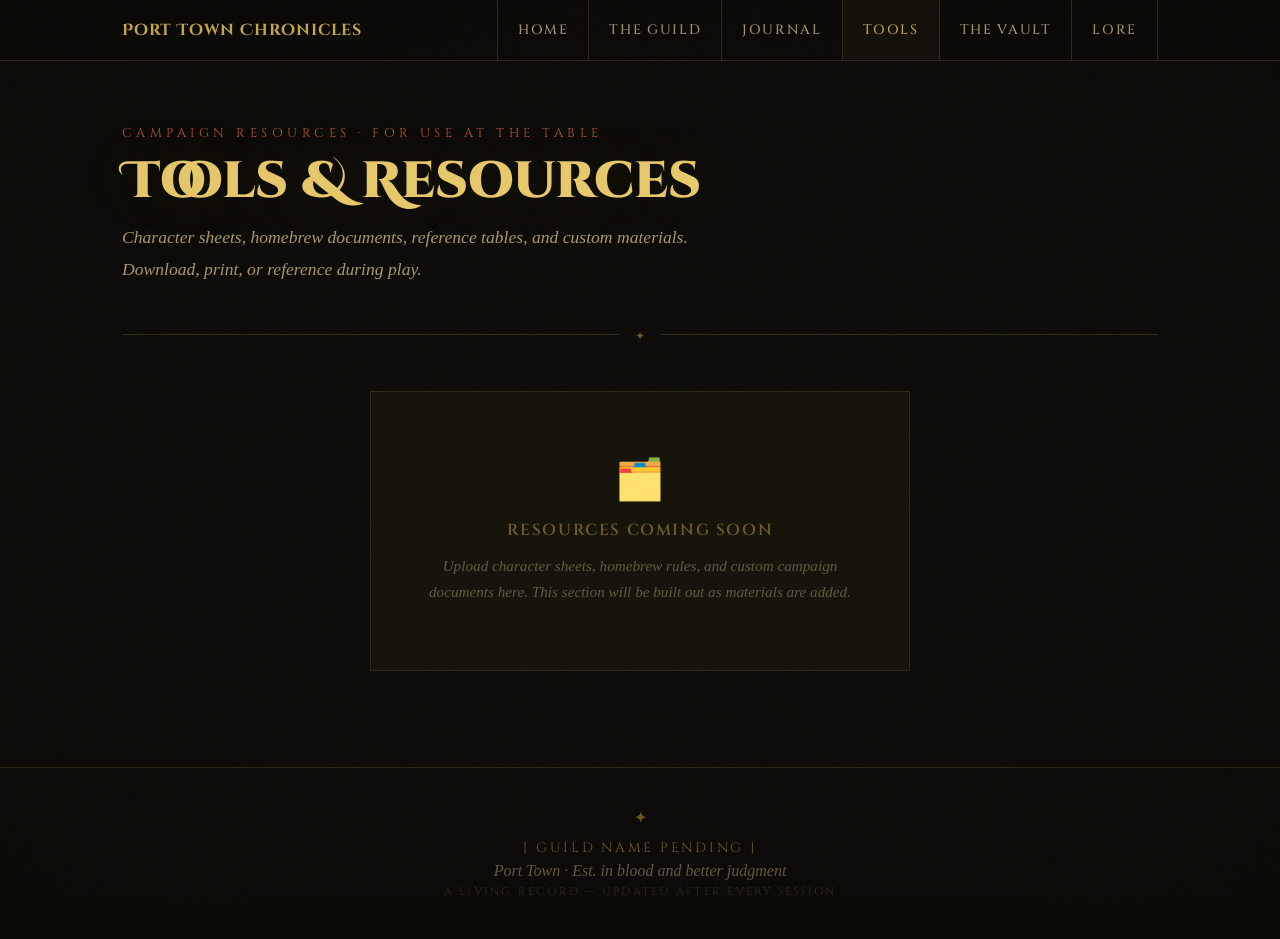
<file: tools.html>
<!DOCTYPE html>
<html lang="en">
<head>
  <meta charset="UTF-8" />
  <meta name="viewport" content="width=device-width, initial-scale=1.0" />
  <title>Tools &amp; Resources — The Port Town Chronicles</title>
  <link rel="preconnect" href="https://fonts.googleapis.com" />
  <link rel="preconnect" href="https://fonts.gstatic.com" crossorigin />
  <link href="https://fonts.googleapis.com/css2?family=Cinzel+Decorative:wght@400;700;900&family=Cinzel:wght@400;500;600;700&family=IM+Fell+English:ital@0;1&display=swap" rel="stylesheet" />
  <link rel="stylesheet" href="css/shared.css" />
</head>
<body>
  <nav class="site-nav">
    <div class="nav-inner">
      <a href="index.html" class="nav-brand">Port Town Chronicles</a>
      <div class="nav-links">
        <a href="index.html" class="nav-link">Home</a>
        <a href="guild.html" class="nav-link">The Guild</a>
        <a href="journal.html" class="nav-link">Journal</a>
        <a href="tools.html" class="nav-link active">Tools</a>
        <a href="vault.html" class="nav-link">The Vault</a>
        <a href="lore.html" class="nav-link">Lore</a>
      </div>
    </div>
  </nav>
  <main class="page-main">
    <header class="page-header">
      <p class="page-eyebrow">Campaign Resources · For Use at the Table</p>
      <h1 class="page-title">Tools &amp; Resources</h1>
      <p class="page-desc">Character sheets, homebrew documents, reference tables, and custom materials. Download, print, or reference during play.</p>
    </header>
    <div class="page-content">
      <div class="stub-block">
        <p class="stub-icon">🗂️</p>
        <p class="stub-title">Resources Coming Soon</p>
        <p class="stub-body">Upload character sheets, homebrew rules, and custom campaign documents here. This section will be built out as materials are added.</p>
      </div>
    </div>
  </main>
  <footer class="site-footer">
    <p class="footer-emblem">✦</p>
    <p class="footer-guild">[ Guild Name Pending ]</p>
    <p class="footer-tagline">Port Town · Est. in blood and better judgment</p>
    <p class="footer-note">A living record — updated after every session</p>
  </footer>
</body>
</html>
</file>
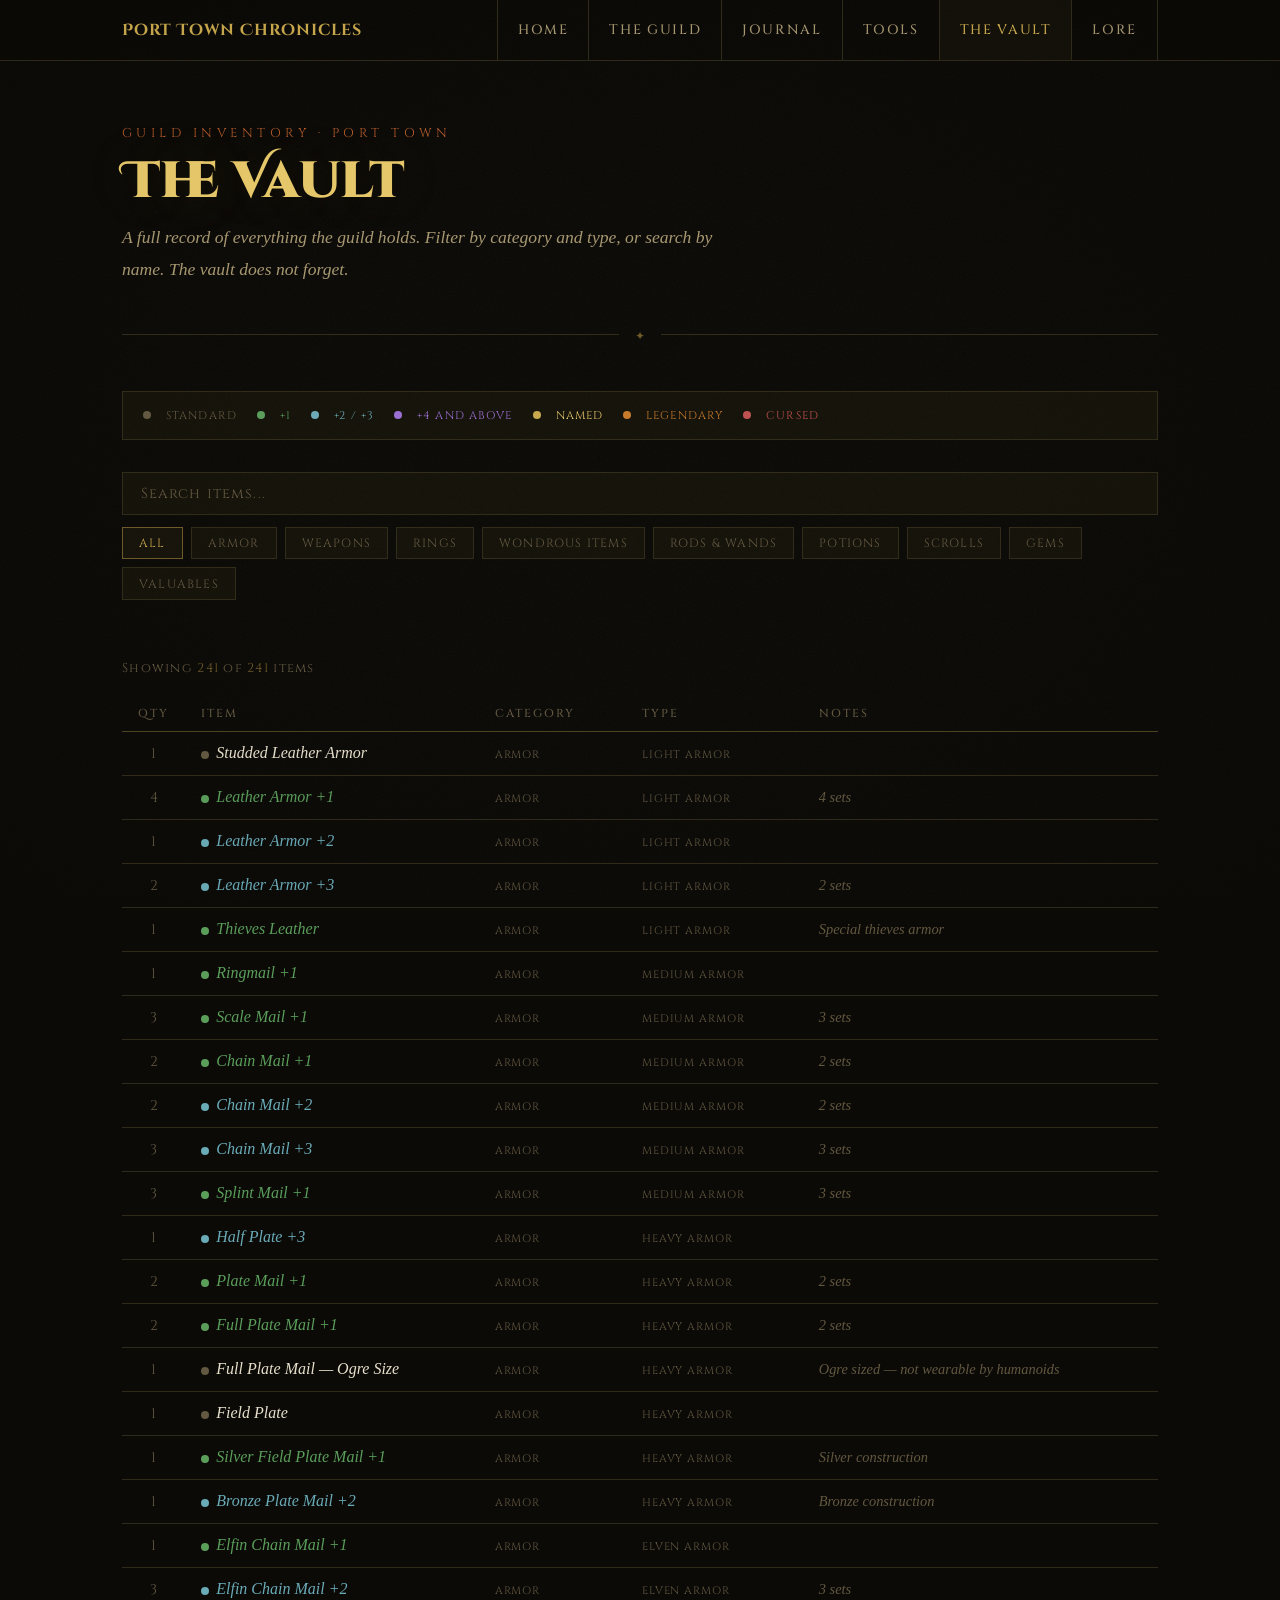
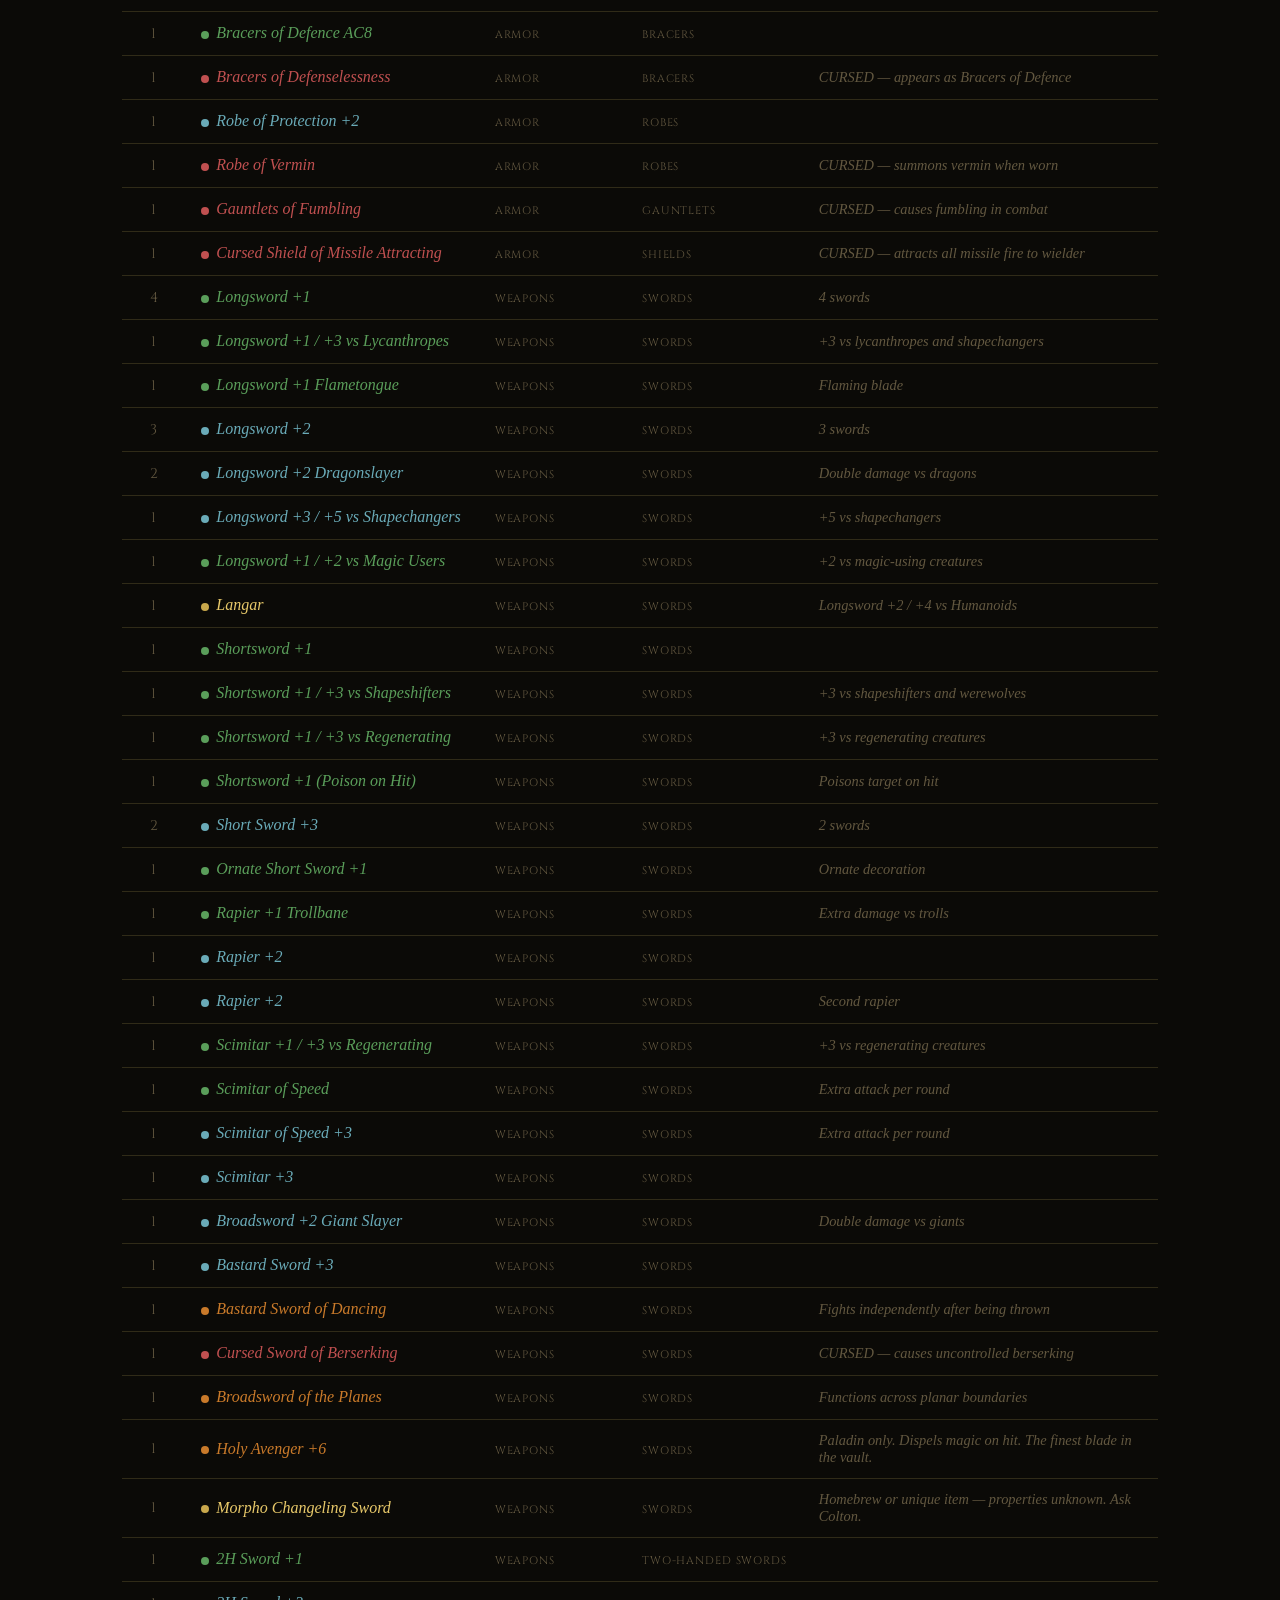
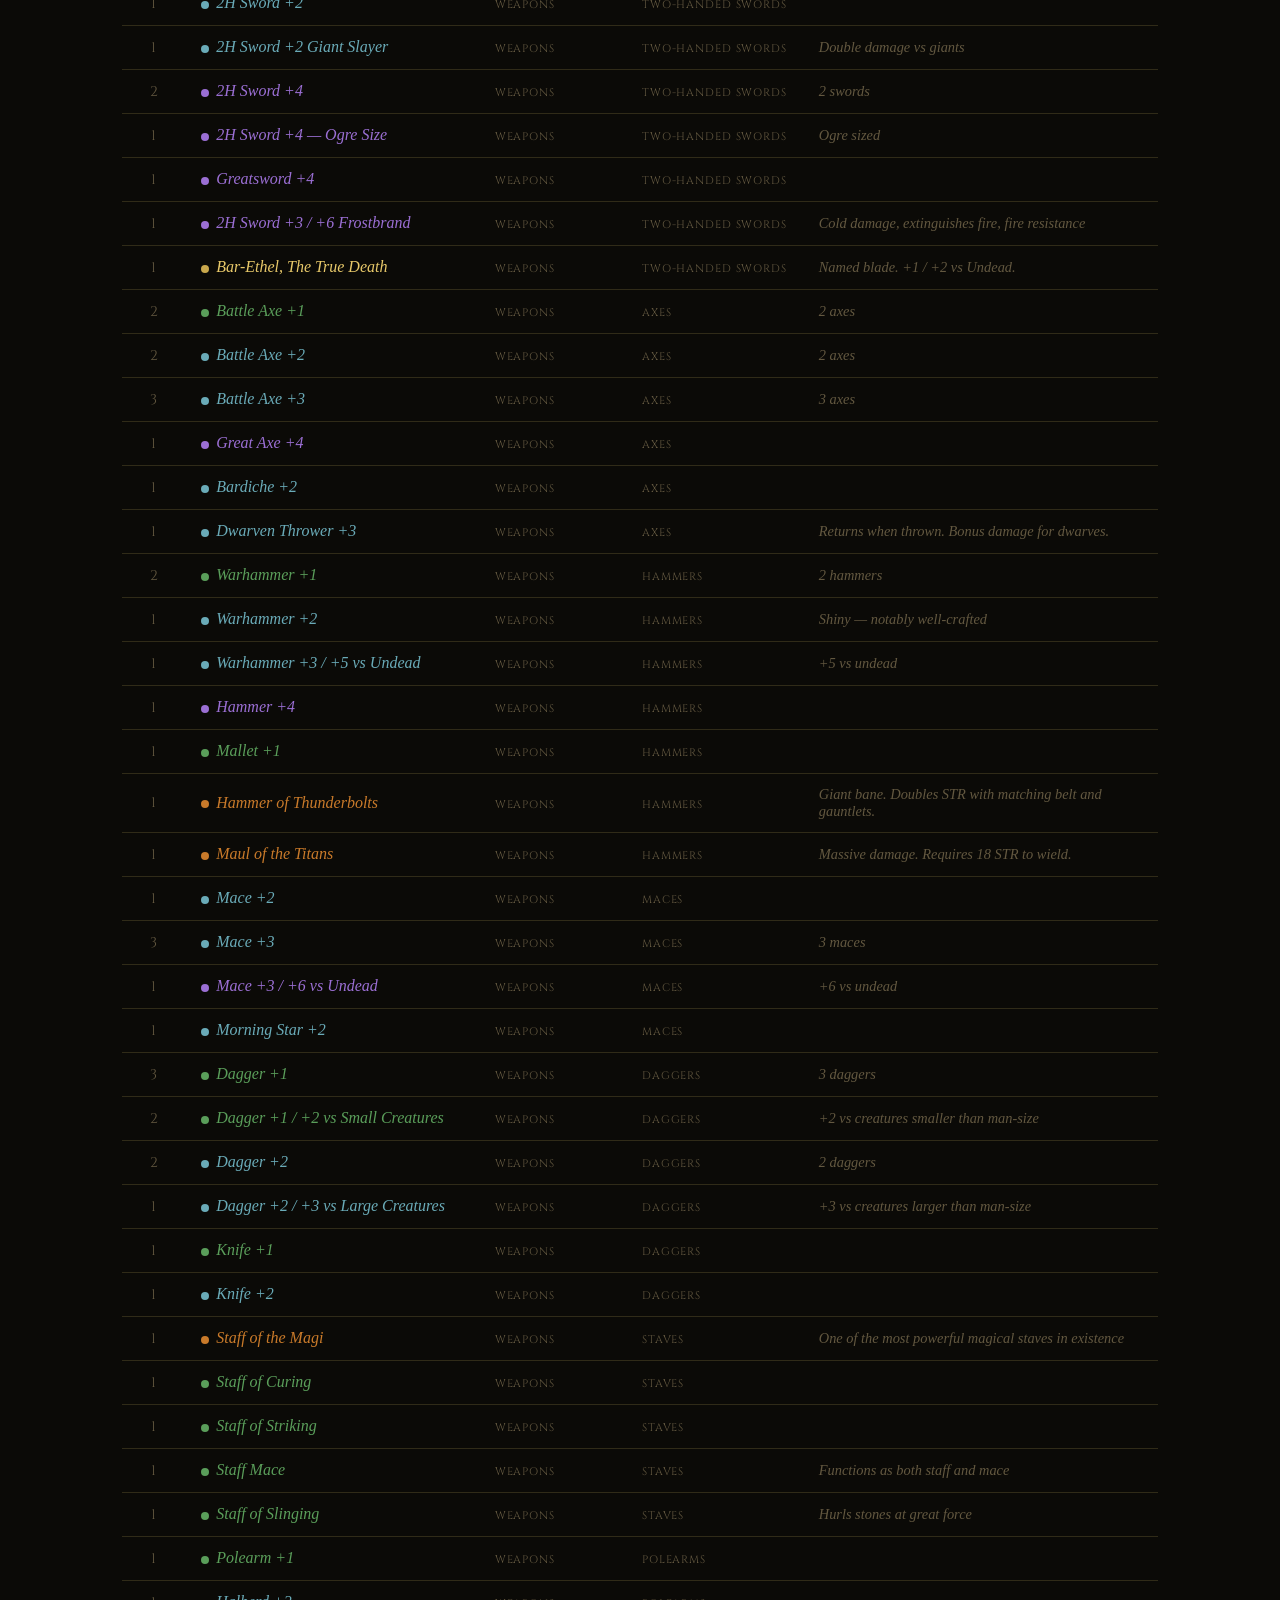
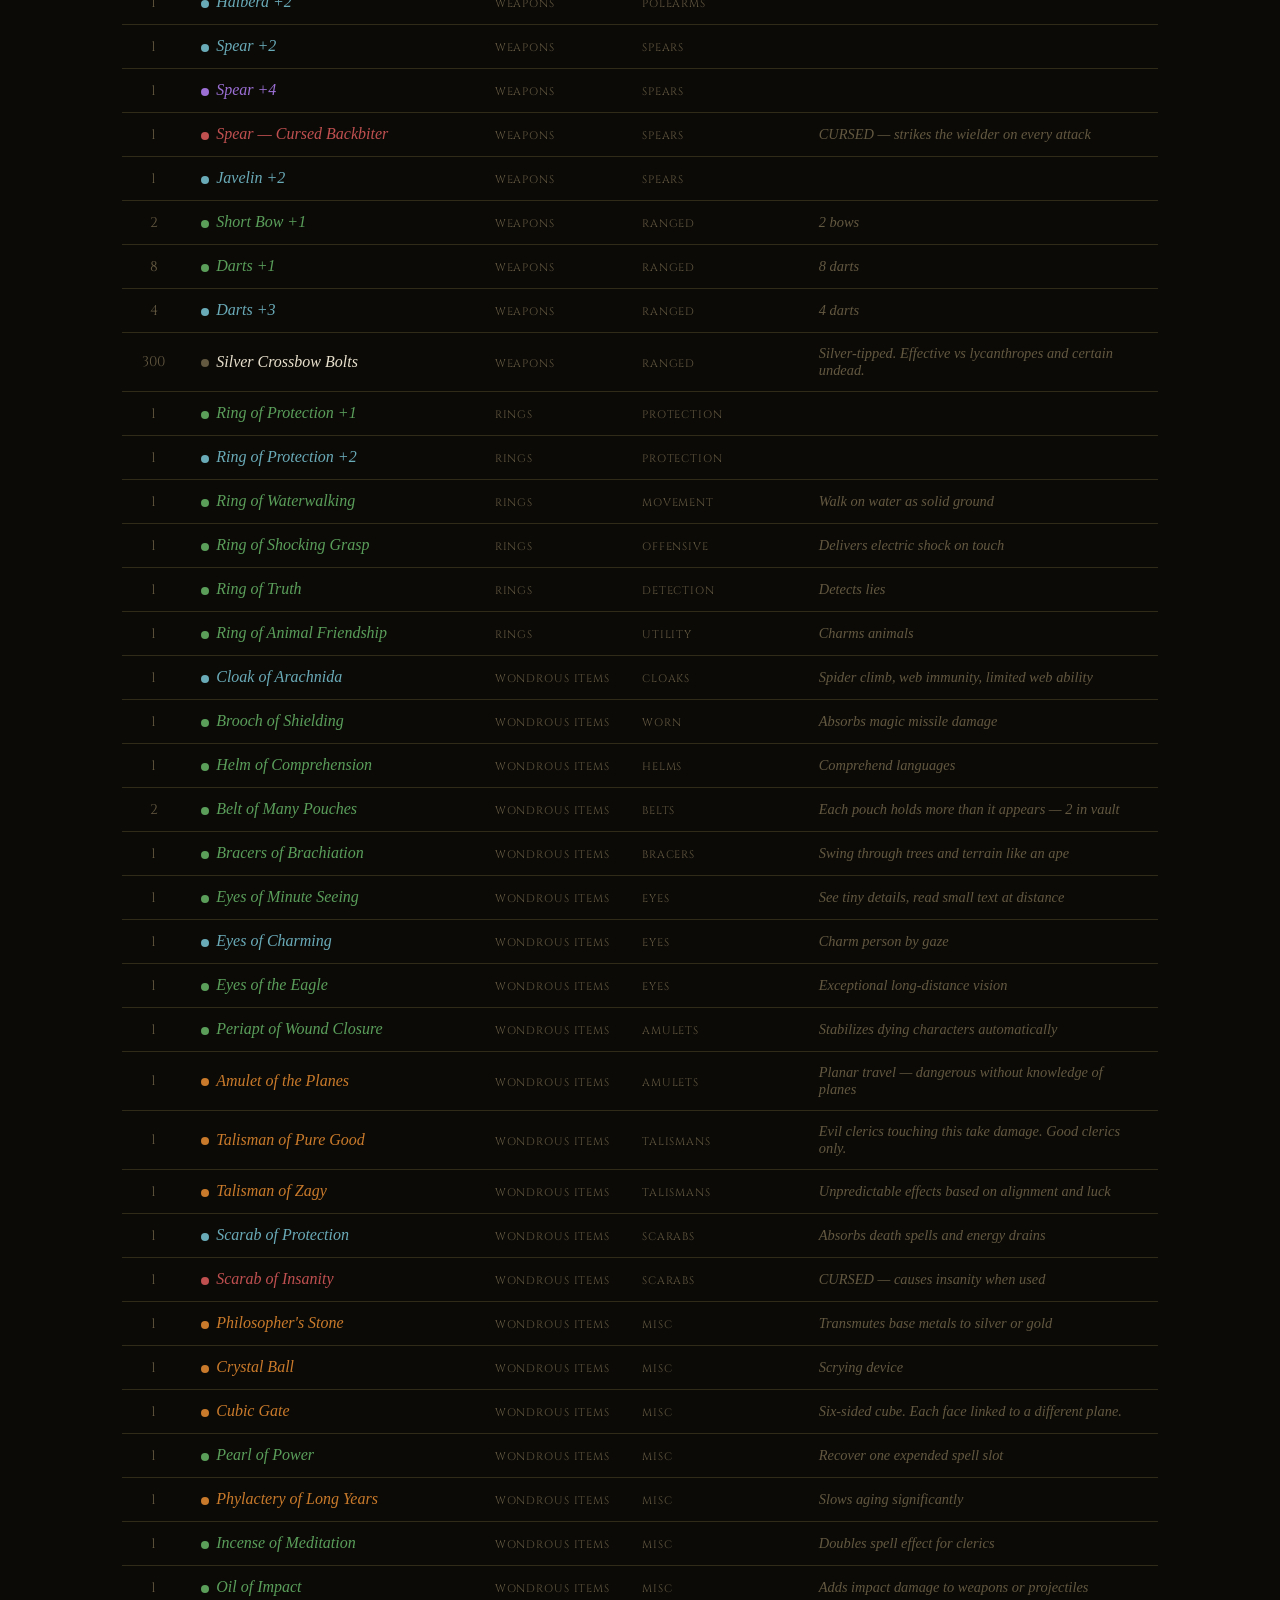
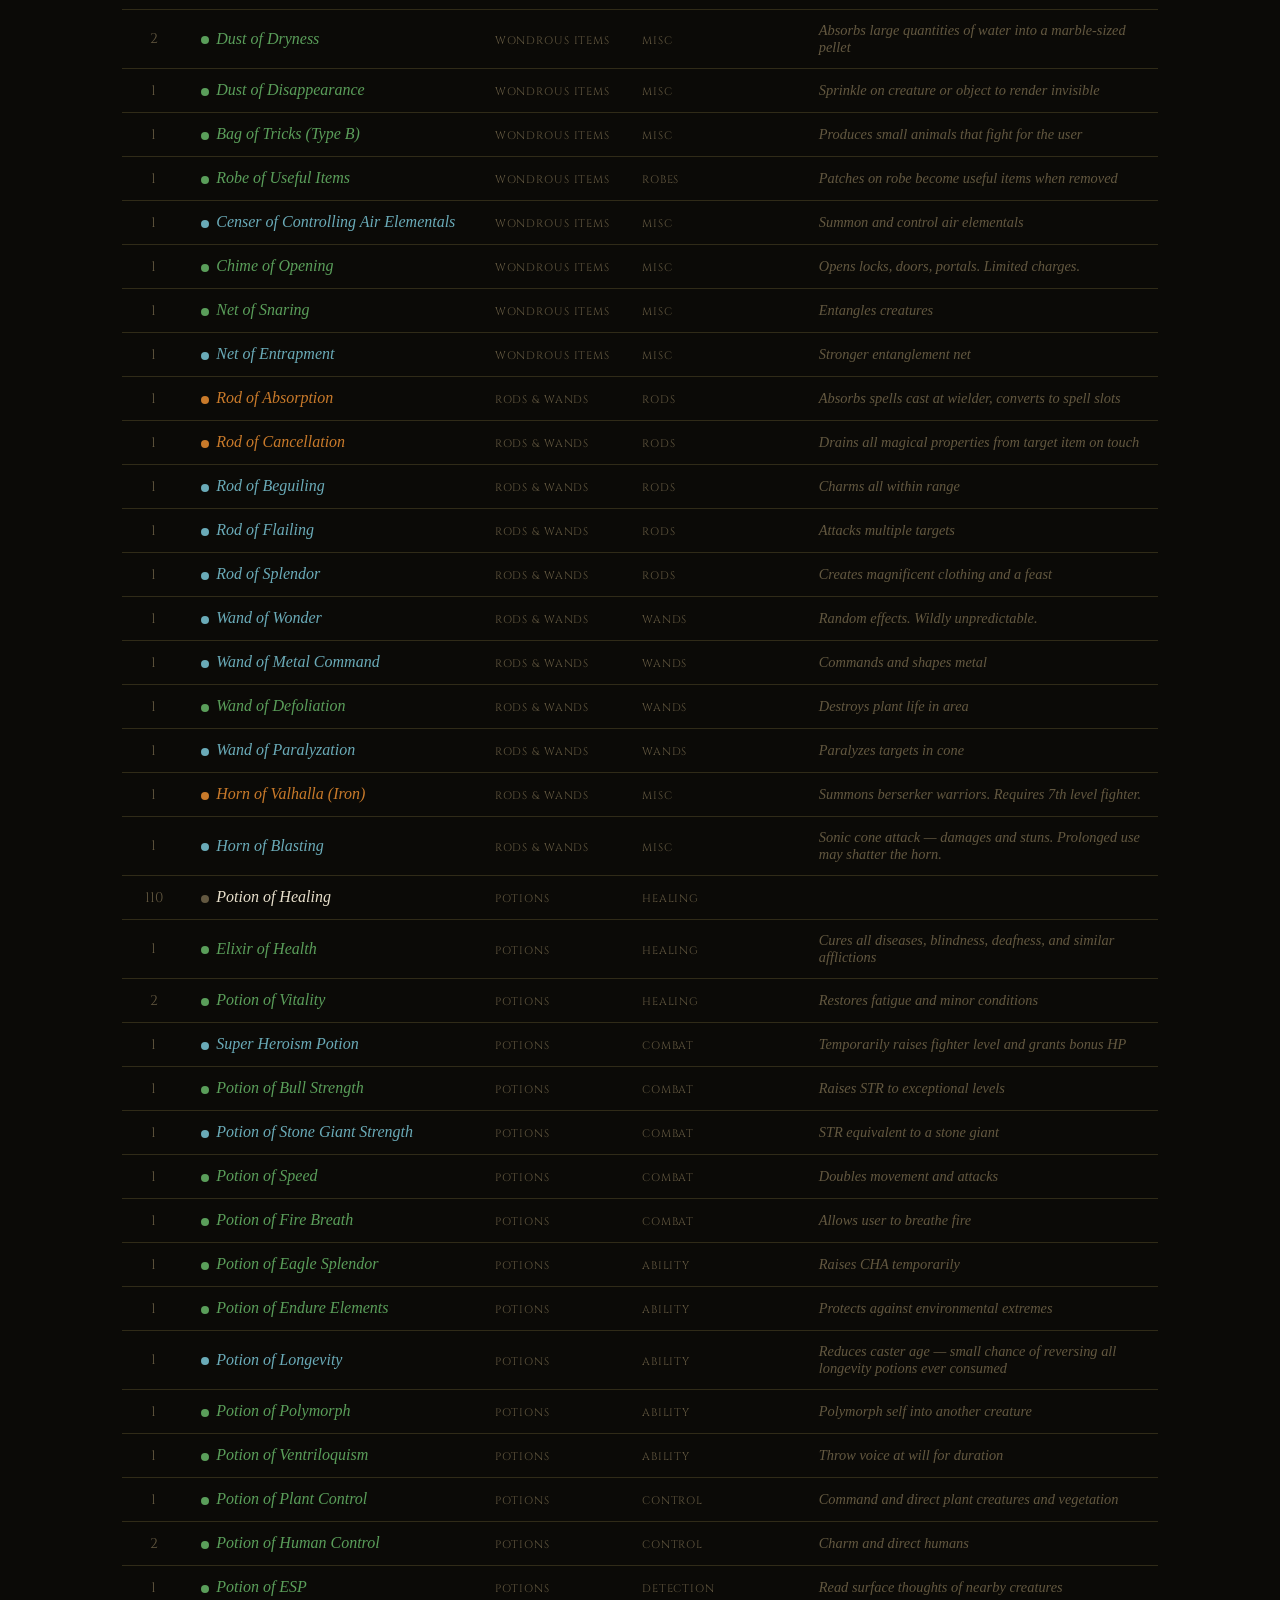
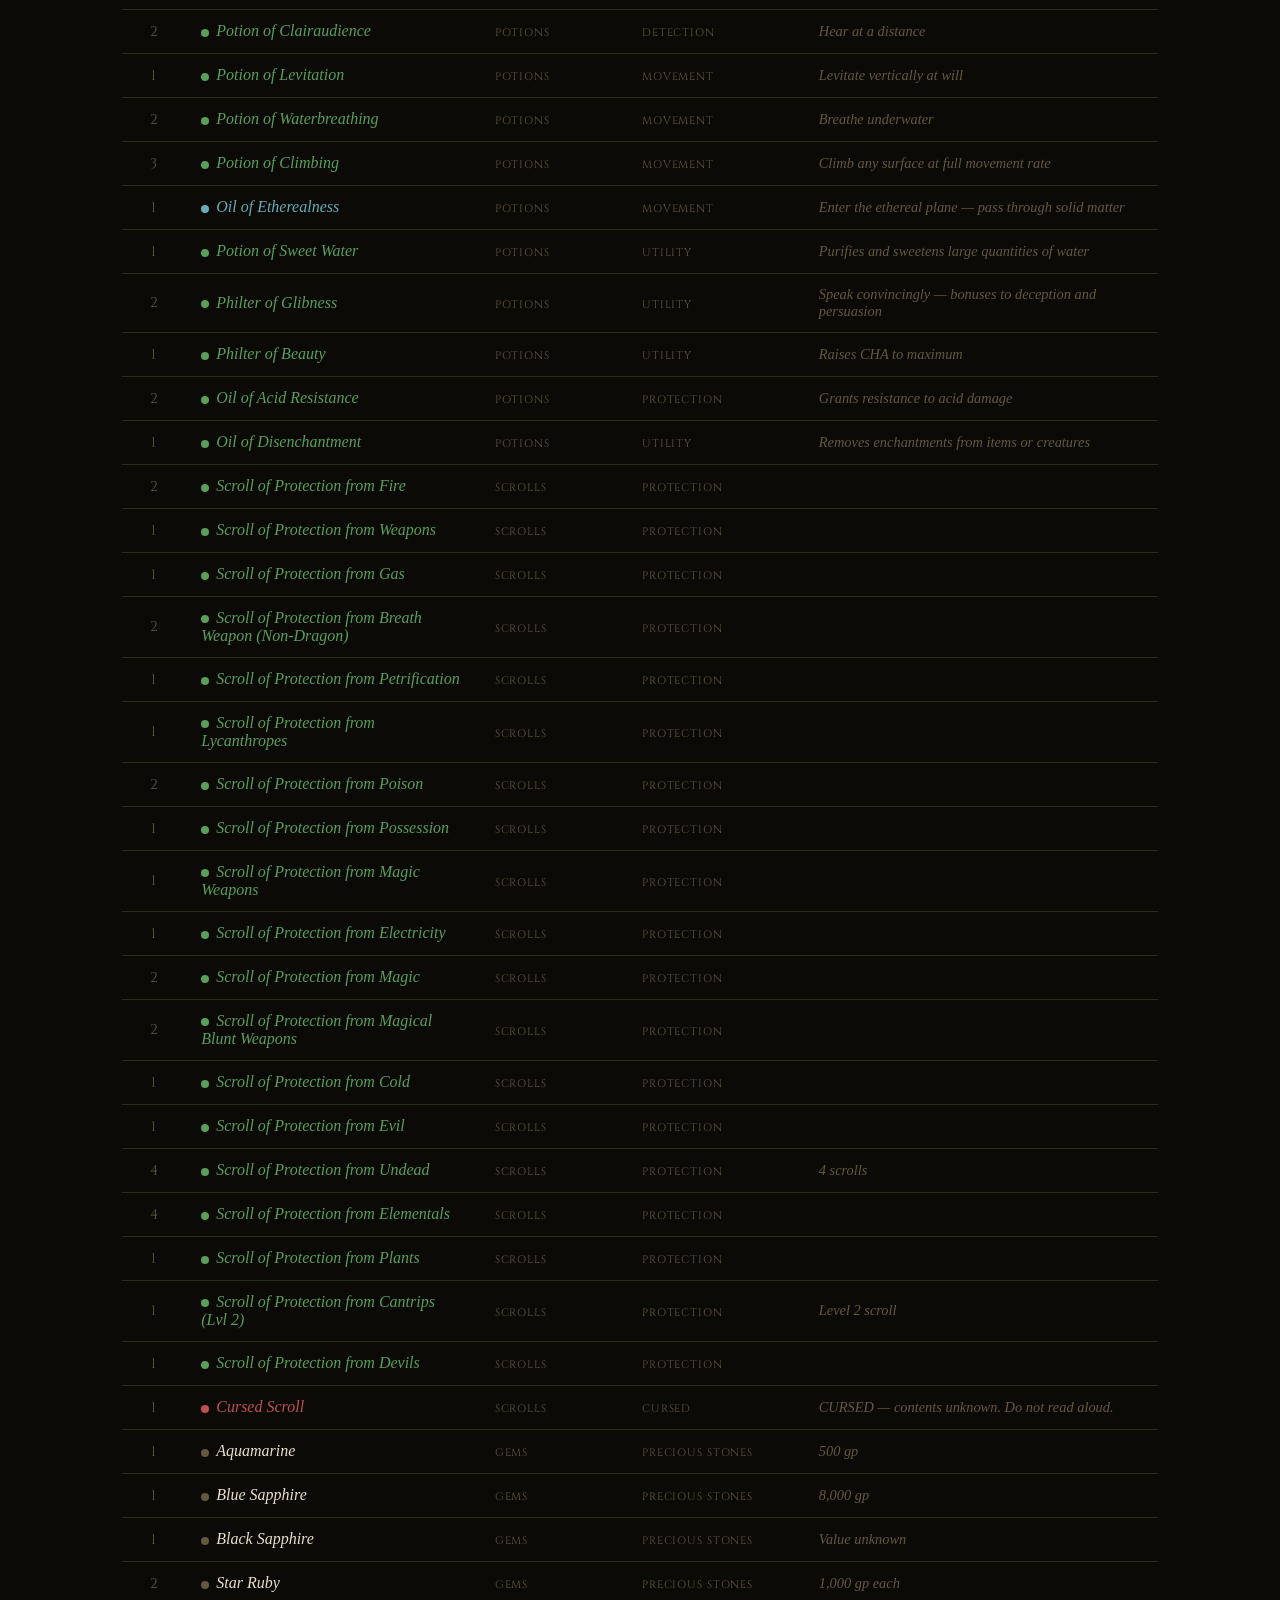
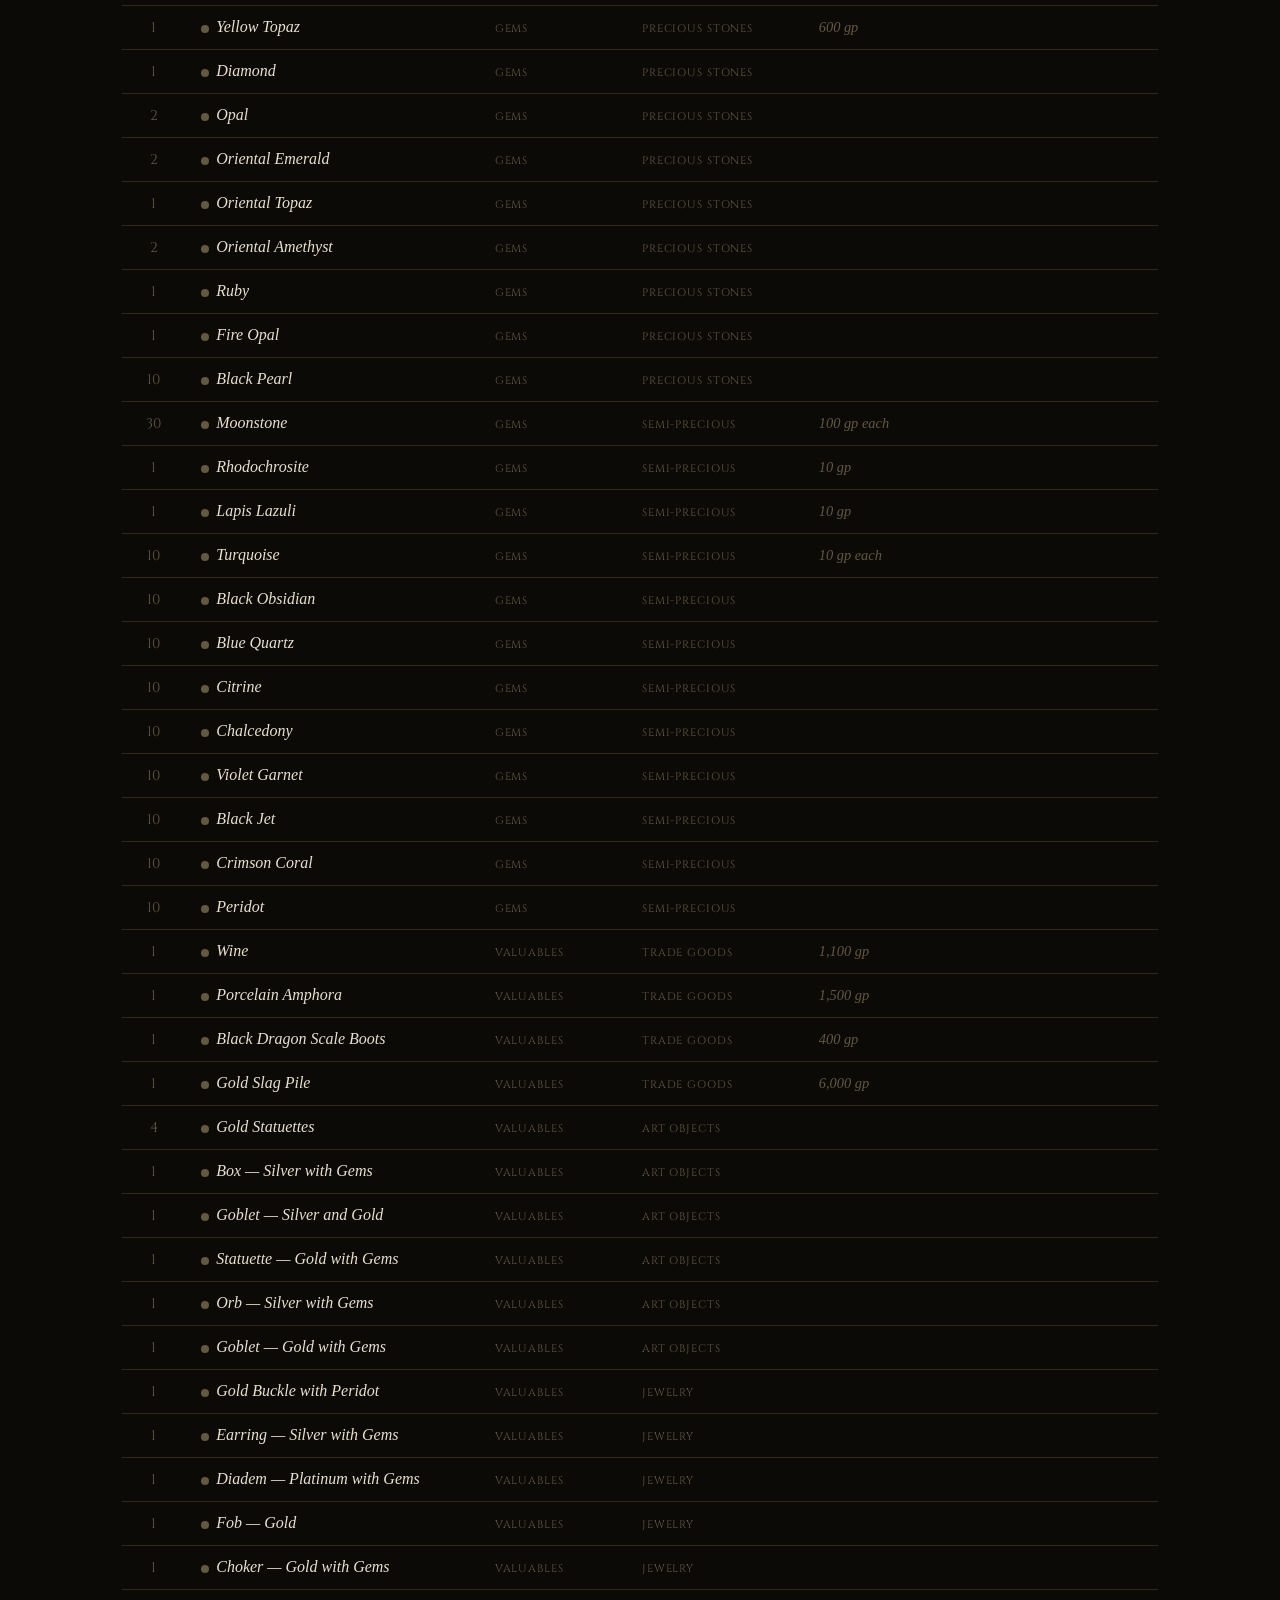
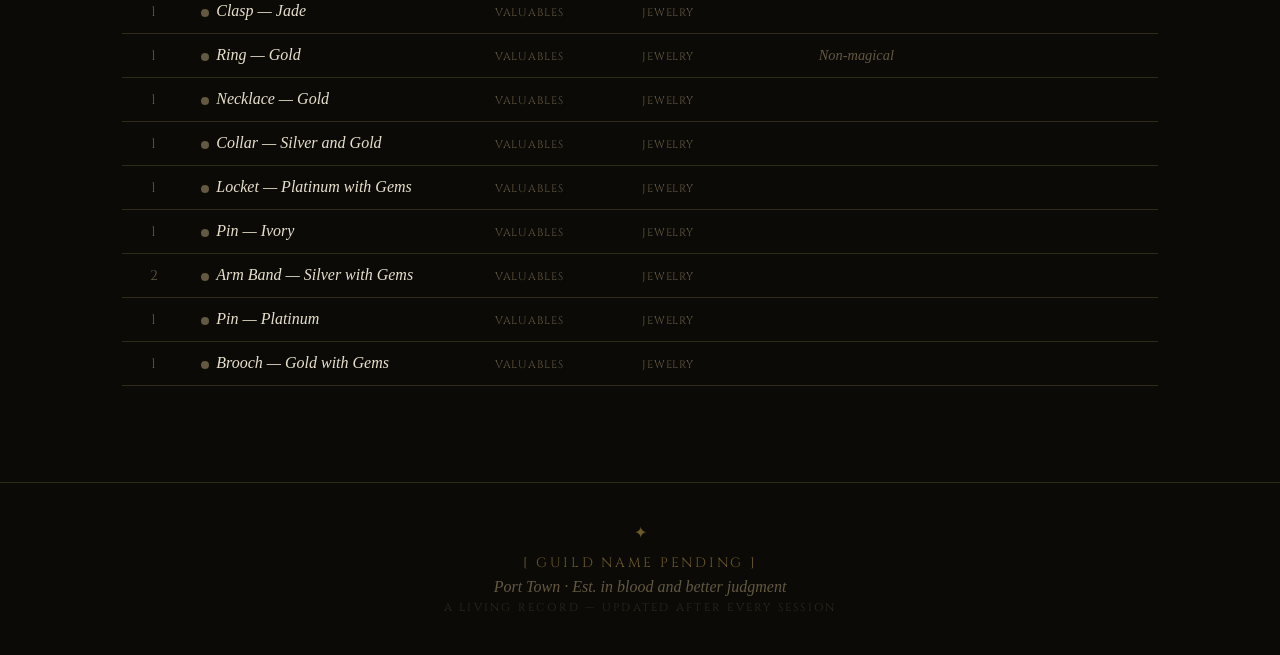
<file: vault.html>
<!DOCTYPE html>
<html lang="en">
<head>
  <meta charset="UTF-8" />
  <meta name="viewport" content="width=device-width, initial-scale=1.0" />
  <title>The Vault — The Port Town Chronicles</title>
  <link rel="preconnect" href="https://fonts.googleapis.com" />
  <link rel="preconnect" href="https://fonts.gstatic.com" crossorigin />
  <link href="https://fonts.googleapis.com/css2?family=Cinzel+Decorative:wght@400;700;900&family=Cinzel:wght@400;500;600;700&family=IM+Fell+English:ital@0;1&display=swap" rel="stylesheet" />
  <link rel="stylesheet" href="css/shared.css" />
  <style>
    .vault-controls { display:flex; flex-wrap:wrap; gap:.75rem; margin-bottom:.75rem; align-items:center; }
    .vault-search { flex:1; min-width:220px; background:var(--surface); border:1px solid var(--border); color:var(--text-primary); font-family:var(--font-heading); font-size:.9rem; letter-spacing:.08em; padding:.7rem 1.1rem; outline:none; transition:border-color .2s; }
    .vault-search::placeholder { color:var(--text-muted); }
    .vault-search:focus { border-color:var(--border-light); }
    .filter-row { display:flex; flex-wrap:wrap; gap:.5rem; margin-bottom:.5rem; }
    .filter-btn { font-family:var(--font-heading); font-size:.75rem; letter-spacing:.1em; text-transform:uppercase; color:var(--text-muted); background:var(--surface); border:1px solid var(--border); padding:.45rem 1rem; cursor:pointer; transition:all .15s; white-space:nowrap; }
    .filter-btn:hover { color:var(--text-secondary); border-color:var(--border-light); }
    .filter-btn.active { color:var(--gold); border-color:var(--gold-dim); background:rgba(201,168,76,.06); }
    .subfilter-row { display:flex; flex-wrap:wrap; gap:.4rem; margin-bottom:1.25rem; min-height:2rem; }
    .subfilter-btn { font-family:var(--font-heading); font-size:.68rem; letter-spacing:.08em; text-transform:uppercase; color:var(--text-muted); background:var(--surface); border:1px solid var(--border); padding:.35rem .8rem; cursor:pointer; transition:all .15s; white-space:nowrap; }
    .subfilter-btn:hover { color:var(--text-secondary); border-color:var(--border-light); }
    .subfilter-btn.active { color:var(--crystal); border-color:var(--crystal-dim); background:rgba(74,122,155,.06); }
    .vault-stats { font-family:var(--font-heading); font-size:.8rem; letter-spacing:.1em; color:var(--text-muted); margin-bottom:1.25rem; }
    .vault-stats span { color:var(--gold-dim); }
    .vault-table-wrap { overflow-x:auto; }
    table { width:100%; border-collapse:collapse; font-family:var(--font-body); font-size:1rem; }
    thead tr { border-bottom:1px solid var(--border-light); }
    th { font-family:var(--font-heading); font-size:.72rem; letter-spacing:.18em; text-transform:uppercase; color:var(--text-muted); padding:.6rem 1rem; text-align:left; font-weight:500; white-space:nowrap; }
    td { padding:.75rem 1rem; border-bottom:1px solid var(--border); vertical-align:middle; }
    tr:hover td { background:var(--surface-2); }
    .item-name-cell { font-style:italic; font-size:1rem; }
    .item-name-cell.r-standard  { color:var(--text-primary); }
    .item-name-cell.r-plus1     { color:#5a9e5a; }
    .item-name-cell.r-plus2     { color:#6aabb8; }
    .item-name-cell.r-plus4     { color:#9b6fd4; }
    .item-name-cell.r-named     { color:var(--gold-light); }
    .item-name-cell.r-legendary { color:#c97a2a; }
    .item-name-cell.r-cursed    { color:#c05050; }
    .rarity-pip { display:inline-block; width:8px; height:8px; border-radius:50%; margin-right:7px; vertical-align:middle; flex-shrink:0; }
    .pip-standard  { background:var(--text-muted); }
    .pip-plus1     { background:#5a9e5a; }
    .pip-plus2     { background:#6aabb8; }
    .pip-plus4     { background:#9b6fd4; }
    .pip-named     { background:var(--gold); }
    .pip-legendary { background:#c97a2a; }
    .pip-cursed    { background:#c05050; }
    .cat-tag { font-family:var(--font-heading); font-size:.68rem; letter-spacing:.08em; text-transform:uppercase; color:var(--text-muted); white-space:nowrap; }
    .qty-cell { font-family:var(--font-heading); font-size:.88rem; color:var(--text-muted); text-align:center; }
    .notes-cell { font-style:italic; font-size:.9rem; color:var(--text-muted); }
    .no-results { text-align:center; padding:3rem; font-family:var(--font-body); font-style:italic; color:var(--text-muted); font-size:1rem; }
    .legend { display:flex; flex-wrap:wrap; gap:1.25rem; margin-bottom:2rem; padding:1rem 1.25rem; background:var(--surface); border:1px solid var(--border); }
    .legend-item { display:flex; align-items:center; gap:.5rem; font-family:var(--font-heading); font-size:.7rem; letter-spacing:.1em; text-transform:uppercase; }
    .legend-item.r-standard  { color:var(--text-muted); }
    .legend-item.r-plus1     { color:#5a9e5a; }
    .legend-item.r-plus2     { color:#6aabb8; }
    .legend-item.r-plus4     { color:#9b6fd4; }
    .legend-item.r-named     { color:var(--gold-light); }
    .legend-item.r-legendary { color:#c97a2a; }
    .legend-item.r-cursed    { color:#c05050; }
  </style>
</head>
<body>
  <nav class="site-nav">
    <div class="nav-inner">
      <a href="index.html" class="nav-brand">Port Town Chronicles</a>
      <div class="nav-links">
        <a href="index.html" class="nav-link">Home</a>
        <a href="guild.html" class="nav-link">The Guild</a>
        <a href="journal.html" class="nav-link">Journal</a>
        <a href="tools.html" class="nav-link">Tools</a>
        <a href="vault.html" class="nav-link active">The Vault</a>
        <a href="lore.html" class="nav-link">Lore</a>
      </div>
    </div>
  </nav>

  <main class="page-main">
    <header class="page-header">
      <p class="page-eyebrow">Guild Inventory · Port Town</p>
      <h1 class="page-title">The Vault</h1>
      <p class="page-desc">A full record of everything the guild holds. Filter by category and type, or search by name. The vault does not forget.</p>
    </header>

    <div class="page-content">
      <div class="legend">
        <div class="legend-item r-standard"><span class="rarity-pip pip-standard"></span>Standard</div>
        <div class="legend-item r-plus1"><span class="rarity-pip pip-plus1"></span>+1</div>
        <div class="legend-item r-plus2"><span class="rarity-pip pip-plus2"></span>+2 / +3</div>
        <div class="legend-item r-plus4"><span class="rarity-pip pip-plus4"></span>+4 and above</div>
        <div class="legend-item r-named"><span class="rarity-pip pip-named"></span>Named</div>
        <div class="legend-item r-legendary"><span class="rarity-pip pip-legendary"></span>Legendary</div>
        <div class="legend-item r-cursed"><span class="rarity-pip pip-cursed"></span>Cursed</div>
      </div>

      <div class="vault-controls">
        <input type="text" class="vault-search" id="vaultSearch" placeholder="Search items..." oninput="renderTable()" />
      </div>
      <div class="filter-row" id="catFilters"></div>
      <div class="subfilter-row" id="subFilters"></div>

      <p class="vault-stats" id="vaultStats"></p>

      <div class="vault-table-wrap">
        <table>
          <thead>
            <tr>
              <th>Qty</th>
              <th>Item</th>
              <th>Category</th>
              <th>Type</th>
              <th>Notes</th>
            </tr>
          </thead>
          <tbody id="vaultBody"></tbody>
        </table>
        <div class="no-results" id="noResults" style="display:none;">No items match your search.</div>
      </div>
    </div>
  </main>

  <footer class="site-footer">
    <p class="footer-emblem">✦</p>
    <p class="footer-guild">[ Guild Name Pending ]</p>
    <p class="footer-tagline">Port Town · Est. in blood and better judgment</p>
    <p class="footer-note">A living record — updated after every session</p>
  </footer>

<script>
const VAULT = [
  // ── ARMOR: LIGHT ──
  {qty:1, name:"Studded Leather Armor",              cat:"Armor", sub:"Light Armor",        rarity:"standard", notes:""},
  {qty:4, name:"Leather Armor +1",                   cat:"Armor", sub:"Light Armor",        rarity:"plus1",    notes:"4 sets"},
  {qty:1, name:"Leather Armor +2",                   cat:"Armor", sub:"Light Armor",        rarity:"plus2",    notes:""},
  {qty:2, name:"Leather Armor +3",                   cat:"Armor", sub:"Light Armor",        rarity:"plus2",    notes:"2 sets"},
  {qty:1, name:"Thieves Leather",                    cat:"Armor", sub:"Light Armor",        rarity:"plus1",    notes:"Special thieves armor"},
  {qty:1, name:"Ringmail +1",                        cat:"Armor", sub:"Medium Armor",       rarity:"plus1",    notes:""},
  {qty:3, name:"Scale Mail +1",                      cat:"Armor", sub:"Medium Armor",       rarity:"plus1",    notes:"3 sets"},
  {qty:2, name:"Chain Mail +1",                      cat:"Armor", sub:"Medium Armor",       rarity:"plus1",    notes:"2 sets"},
  {qty:2, name:"Chain Mail +2",                      cat:"Armor", sub:"Medium Armor",       rarity:"plus2",    notes:"2 sets"},
  {qty:3, name:"Chain Mail +3",                      cat:"Armor", sub:"Medium Armor",       rarity:"plus2",    notes:"3 sets"},
  {qty:3, name:"Splint Mail +1",                     cat:"Armor", sub:"Medium Armor",       rarity:"plus1",    notes:"3 sets"},
  {qty:1, name:"Half Plate +3",                      cat:"Armor", sub:"Heavy Armor",        rarity:"plus2",    notes:""},
  {qty:2, name:"Plate Mail +1",                      cat:"Armor", sub:"Heavy Armor",        rarity:"plus1",    notes:"2 sets"},
  {qty:2, name:"Full Plate Mail +1",                 cat:"Armor", sub:"Heavy Armor",        rarity:"plus1",    notes:"2 sets"},
  {qty:1, name:"Full Plate Mail — Ogre Size",        cat:"Armor", sub:"Heavy Armor",        rarity:"standard", notes:"Ogre sized — not wearable by humanoids"},
  {qty:1, name:"Field Plate",                        cat:"Armor", sub:"Heavy Armor",        rarity:"standard", notes:""},
  {qty:1, name:"Silver Field Plate Mail +1",         cat:"Armor", sub:"Heavy Armor",        rarity:"plus1",    notes:"Silver construction"},
  {qty:1, name:"Bronze Plate Mail +2",               cat:"Armor", sub:"Heavy Armor",        rarity:"plus2",    notes:"Bronze construction"},
  {qty:1, name:"Elfin Chain Mail +1",                cat:"Armor", sub:"Elven Armor",        rarity:"plus1",    notes:""},
  {qty:3, name:"Elfin Chain Mail +2",                cat:"Armor", sub:"Elven Armor",        rarity:"plus2",    notes:"3 sets"},
  {qty:1, name:"Bracers of Defence AC8",             cat:"Armor", sub:"Bracers",            rarity:"plus1",    notes:""},
  {qty:1, name:"Bracers of Defenselessness",         cat:"Armor", sub:"Bracers",            rarity:"cursed",   notes:"CURSED — appears as Bracers of Defence"},
  {qty:1, name:"Robe of Protection +2",              cat:"Armor", sub:"Robes",              rarity:"plus2",    notes:""},
  {qty:1, name:"Robe of Vermin",                     cat:"Armor", sub:"Robes",              rarity:"cursed",   notes:"CURSED — summons vermin when worn"},
  {qty:1, name:"Gauntlets of Fumbling",              cat:"Armor", sub:"Gauntlets",          rarity:"cursed",   notes:"CURSED — causes fumbling in combat"},
  {qty:1, name:"Cursed Shield of Missile Attracting",cat:"Armor", sub:"Shields",            rarity:"cursed",   notes:"CURSED — attracts all missile fire to wielder"},
  // ── WEAPONS: SWORDS ──
  {qty:4, name:"Longsword +1",                       cat:"Weapons", sub:"Swords",           rarity:"plus1",    notes:"4 swords"},
  {qty:1, name:"Longsword +1 / +3 vs Lycanthropes",  cat:"Weapons", sub:"Swords",           rarity:"plus1",    notes:"+3 vs lycanthropes and shapechangers"},
  {qty:1, name:"Longsword +1 Flametongue",           cat:"Weapons", sub:"Swords",           rarity:"plus1",    notes:"Flaming blade"},
  {qty:3, name:"Longsword +2",                       cat:"Weapons", sub:"Swords",           rarity:"plus2",    notes:"3 swords"},
  {qty:2, name:"Longsword +2 Dragonslayer",          cat:"Weapons", sub:"Swords",           rarity:"plus2",    notes:"Double damage vs dragons"},
  {qty:1, name:"Longsword +3 / +5 vs Shapechangers", cat:"Weapons", sub:"Swords",           rarity:"plus2",    notes:"+5 vs shapechangers"},
  {qty:1, name:"Longsword +1 / +2 vs Magic Users",   cat:"Weapons", sub:"Swords",           rarity:"plus1",    notes:"+2 vs magic-using creatures"},
  {qty:1, name:"Langar",                             cat:"Weapons", sub:"Swords",           rarity:"named",    notes:"Longsword +2 / +4 vs Humanoids"},
  {qty:1, name:"Shortsword +1",                      cat:"Weapons", sub:"Swords",           rarity:"plus1",    notes:""},
  {qty:1, name:"Shortsword +1 / +3 vs Shapeshifters",cat:"Weapons", sub:"Swords",           rarity:"plus1",    notes:"+3 vs shapeshifters and werewolves"},
  {qty:1, name:"Shortsword +1 / +3 vs Regenerating", cat:"Weapons", sub:"Swords",           rarity:"plus1",    notes:"+3 vs regenerating creatures"},
  {qty:1, name:"Shortsword +1 (Poison on Hit)",      cat:"Weapons", sub:"Swords",           rarity:"plus1",    notes:"Poisons target on hit"},
  {qty:2, name:"Short Sword +3",                     cat:"Weapons", sub:"Swords",           rarity:"plus2",    notes:"2 swords"},
  {qty:1, name:"Ornate Short Sword +1",              cat:"Weapons", sub:"Swords",           rarity:"plus1",    notes:"Ornate decoration"},
  {qty:1, name:"Rapier +1 Trollbane",                cat:"Weapons", sub:"Swords",           rarity:"plus1",    notes:"Extra damage vs trolls"},
  {qty:1, name:"Rapier +2",                          cat:"Weapons", sub:"Swords",           rarity:"plus2",    notes:""},
  {qty:1, name:"Rapier +2",                          cat:"Weapons", sub:"Swords",           rarity:"plus2",    notes:"Second rapier"},
  {qty:1, name:"Scimitar +1 / +3 vs Regenerating",   cat:"Weapons", sub:"Swords",           rarity:"plus1",    notes:"+3 vs regenerating creatures"},
  {qty:1, name:"Scimitar of Speed",                  cat:"Weapons", sub:"Swords",           rarity:"plus1",    notes:"Extra attack per round"},
  {qty:1, name:"Scimitar of Speed +3",               cat:"Weapons", sub:"Swords",           rarity:"plus2",    notes:"Extra attack per round"},
  {qty:1, name:"Scimitar +3",                        cat:"Weapons", sub:"Swords",           rarity:"plus2",    notes:""},
  {qty:1, name:"Broadsword +2 Giant Slayer",         cat:"Weapons", sub:"Swords",           rarity:"plus2",    notes:"Double damage vs giants"},
  {qty:1, name:"Bastard Sword +3",                   cat:"Weapons", sub:"Swords",           rarity:"plus2",    notes:""},
  {qty:1, name:"Bastard Sword of Dancing",           cat:"Weapons", sub:"Swords",           rarity:"legendary",notes:"Fights independently after being thrown"},
  {qty:1, name:"Cursed Sword of Berserking",         cat:"Weapons", sub:"Swords",           rarity:"cursed",   notes:"CURSED — causes uncontrolled berserking"},
  {qty:1, name:"Broadsword of the Planes",           cat:"Weapons", sub:"Swords",           rarity:"legendary",notes:"Functions across planar boundaries"},
  {qty:1, name:"Holy Avenger +6",                    cat:"Weapons", sub:"Swords",           rarity:"legendary",notes:"Paladin only. Dispels magic on hit. The finest blade in the vault."},
  {qty:1, name:"Morpho Changeling Sword",            cat:"Weapons", sub:"Swords",           rarity:"named",    notes:"Homebrew or unique item — properties unknown. Ask Colton."},
  // ── WEAPONS: TWO-HANDED SWORDS ──
  {qty:1, name:"2H Sword +1",                        cat:"Weapons", sub:"Two-Handed Swords",rarity:"plus1",    notes:""},
  {qty:1, name:"2H Sword +2",                        cat:"Weapons", sub:"Two-Handed Swords",rarity:"plus2",    notes:""},
  {qty:1, name:"2H Sword +2 Giant Slayer",           cat:"Weapons", sub:"Two-Handed Swords",rarity:"plus2",    notes:"Double damage vs giants"},
  {qty:2, name:"2H Sword +4",                        cat:"Weapons", sub:"Two-Handed Swords",rarity:"plus4",    notes:"2 swords"},
  {qty:1, name:"2H Sword +4 — Ogre Size",            cat:"Weapons", sub:"Two-Handed Swords",rarity:"plus4",    notes:"Ogre sized"},
  {qty:1, name:"Greatsword +4",                      cat:"Weapons", sub:"Two-Handed Swords",rarity:"plus4",    notes:""},
  {qty:1, name:"2H Sword +3 / +6 Frostbrand",        cat:"Weapons", sub:"Two-Handed Swords",rarity:"plus4",    notes:"Cold damage, extinguishes fire, fire resistance"},
  {qty:1, name:"Bar-Ethel, The True Death",          cat:"Weapons", sub:"Two-Handed Swords",rarity:"named",    notes:"Named blade. +1 / +2 vs Undead."},
  // ── WEAPONS: AXES ──
  {qty:2, name:"Battle Axe +1",                      cat:"Weapons", sub:"Axes",             rarity:"plus1",    notes:"2 axes"},
  {qty:2, name:"Battle Axe +2",                      cat:"Weapons", sub:"Axes",             rarity:"plus2",    notes:"2 axes"},
  {qty:3, name:"Battle Axe +3",                      cat:"Weapons", sub:"Axes",             rarity:"plus2",    notes:"3 axes"},
  {qty:1, name:"Great Axe +4",                       cat:"Weapons", sub:"Axes",             rarity:"plus4",    notes:""},
  {qty:1, name:"Bardiche +2",                        cat:"Weapons", sub:"Axes",             rarity:"plus2",    notes:""},
  {qty:1, name:"Dwarven Thrower +3",                 cat:"Weapons", sub:"Axes",             rarity:"plus2",    notes:"Returns when thrown. Bonus damage for dwarves."},
  // ── WEAPONS: HAMMERS ──
  {qty:2, name:"Warhammer +1",                       cat:"Weapons", sub:"Hammers",          rarity:"plus1",    notes:"2 hammers"},
  {qty:1, name:"Warhammer +2",                       cat:"Weapons", sub:"Hammers",          rarity:"plus2",    notes:"Shiny — notably well-crafted"},
  {qty:1, name:"Warhammer +3 / +5 vs Undead",        cat:"Weapons", sub:"Hammers",          rarity:"plus2",    notes:"+5 vs undead"},
  {qty:1, name:"Hammer +4",                          cat:"Weapons", sub:"Hammers",          rarity:"plus4",    notes:""},
  {qty:1, name:"Mallet +1",                          cat:"Weapons", sub:"Hammers",          rarity:"plus1",    notes:""},
  {qty:1, name:"Hammer of Thunderbolts",             cat:"Weapons", sub:"Hammers",          rarity:"legendary",notes:"Giant bane. Doubles STR with matching belt and gauntlets."},
  {qty:1, name:"Maul of the Titans",                 cat:"Weapons", sub:"Hammers",          rarity:"legendary",notes:"Massive damage. Requires 18 STR to wield."},
  // ── WEAPONS: MACES ──
  {qty:1, name:"Mace +2",                            cat:"Weapons", sub:"Maces",            rarity:"plus2",    notes:""},
  {qty:3, name:"Mace +3",                            cat:"Weapons", sub:"Maces",            rarity:"plus2",    notes:"3 maces"},
  {qty:1, name:"Mace +3 / +6 vs Undead",             cat:"Weapons", sub:"Maces",            rarity:"plus4",    notes:"+6 vs undead"},
  {qty:1, name:"Morning Star +2",                    cat:"Weapons", sub:"Maces",            rarity:"plus2",    notes:""},
  // ── WEAPONS: DAGGERS ──
  {qty:3, name:"Dagger +1",                          cat:"Weapons", sub:"Daggers",          rarity:"plus1",    notes:"3 daggers"},
  {qty:2, name:"Dagger +1 / +2 vs Small Creatures",  cat:"Weapons", sub:"Daggers",          rarity:"plus1",    notes:"+2 vs creatures smaller than man-size"},
  {qty:2, name:"Dagger +2",                          cat:"Weapons", sub:"Daggers",          rarity:"plus2",    notes:"2 daggers"},
  {qty:1, name:"Dagger +2 / +3 vs Large Creatures",  cat:"Weapons", sub:"Daggers",          rarity:"plus2",    notes:"+3 vs creatures larger than man-size"},
  {qty:1, name:"Knife +1",                           cat:"Weapons", sub:"Daggers",          rarity:"plus1",    notes:""},
  {qty:1, name:"Knife +2",                           cat:"Weapons", sub:"Daggers",          rarity:"plus2",    notes:""},
  // ── WEAPONS: STAVES ──
  {qty:1, name:"Staff of the Magi",                  cat:"Weapons", sub:"Staves",           rarity:"legendary",notes:"One of the most powerful magical staves in existence"},
  {qty:1, name:"Staff of Curing",                    cat:"Weapons", sub:"Staves",           rarity:"plus1",    notes:""},
  {qty:1, name:"Staff of Striking",                  cat:"Weapons", sub:"Staves",           rarity:"plus1",    notes:""},
  {qty:1, name:"Staff Mace",                         cat:"Weapons", sub:"Staves",           rarity:"plus1",    notes:"Functions as both staff and mace"},
  {qty:1, name:"Staff of Slinging",                  cat:"Weapons", sub:"Staves",           rarity:"plus1",    notes:"Hurls stones at great force"},
  // ── WEAPONS: POLEARMS & SPEARS ──
  {qty:1, name:"Polearm +1",                         cat:"Weapons", sub:"Polearms",         rarity:"plus1",    notes:""},
  {qty:1, name:"Halberd +2",                         cat:"Weapons", sub:"Polearms",         rarity:"plus2",    notes:""},
  {qty:1, name:"Spear +2",                           cat:"Weapons", sub:"Spears",           rarity:"plus2",    notes:""},
  {qty:1, name:"Spear +4",                           cat:"Weapons", sub:"Spears",           rarity:"plus4",    notes:""},
  {qty:1, name:"Spear — Cursed Backbiter",           cat:"Weapons", sub:"Spears",           rarity:"cursed",   notes:"CURSED — strikes the wielder on every attack"},
  {qty:1, name:"Javelin +2",                         cat:"Weapons", sub:"Spears",           rarity:"plus2",    notes:""},
  // ── WEAPONS: RANGED ──
  {qty:2, name:"Short Bow +1",                       cat:"Weapons", sub:"Ranged",           rarity:"plus1",    notes:"2 bows"},
  {qty:8, name:"Darts +1",                           cat:"Weapons", sub:"Ranged",           rarity:"plus1",    notes:"8 darts"},
  {qty:4, name:"Darts +3",                           cat:"Weapons", sub:"Ranged",           rarity:"plus2",    notes:"4 darts"},
  {qty:300,name:"Silver Crossbow Bolts",             cat:"Weapons", sub:"Ranged",           rarity:"standard", notes:"Silver-tipped. Effective vs lycanthropes and certain undead."},
  // ── RINGS ──
  {qty:1, name:"Ring of Protection +1",              cat:"Rings",   sub:"Protection",       rarity:"plus1",    notes:""},
  {qty:1, name:"Ring of Protection +2",              cat:"Rings",   sub:"Protection",       rarity:"plus2",    notes:""},
  {qty:1, name:"Ring of Waterwalking",               cat:"Rings",   sub:"Movement",         rarity:"plus1",    notes:"Walk on water as solid ground"},
  {qty:1, name:"Ring of Shocking Grasp",             cat:"Rings",   sub:"Offensive",        rarity:"plus1",    notes:"Delivers electric shock on touch"},
  {qty:1, name:"Ring of Truth",                      cat:"Rings",   sub:"Detection",        rarity:"plus1",    notes:"Detects lies"},
  {qty:1, name:"Ring of Animal Friendship",          cat:"Rings",   sub:"Utility",          rarity:"plus1",    notes:"Charms animals"},
  // ── WONDROUS ITEMS ──
  {qty:1, name:"Cloak of Arachnida",                 cat:"Wondrous Items", sub:"Cloaks",    rarity:"plus2",    notes:"Spider climb, web immunity, limited web ability"},
  {qty:1, name:"Brooch of Shielding",                cat:"Wondrous Items", sub:"Worn",      rarity:"plus1",    notes:"Absorbs magic missile damage"},
  {qty:1, name:"Helm of Comprehension",              cat:"Wondrous Items", sub:"Helms",     rarity:"plus1",    notes:"Comprehend languages"},
  {qty:2, name:"Belt of Many Pouches",               cat:"Wondrous Items", sub:"Belts",     rarity:"plus1",    notes:"Each pouch holds more than it appears — 2 in vault"},
  {qty:1, name:"Bracers of Brachiation",             cat:"Wondrous Items", sub:"Bracers",   rarity:"plus1",    notes:"Swing through trees and terrain like an ape"},
  {qty:1, name:"Eyes of Minute Seeing",              cat:"Wondrous Items", sub:"Eyes",      rarity:"plus1",    notes:"See tiny details, read small text at distance"},
  {qty:1, name:"Eyes of Charming",                   cat:"Wondrous Items", sub:"Eyes",      rarity:"plus2",    notes:"Charm person by gaze"},
  {qty:1, name:"Eyes of the Eagle",                  cat:"Wondrous Items", sub:"Eyes",      rarity:"plus1",    notes:"Exceptional long-distance vision"},
  {qty:1, name:"Periapt of Wound Closure",           cat:"Wondrous Items", sub:"Amulets",   rarity:"plus1",    notes:"Stabilizes dying characters automatically"},
  {qty:1, name:"Amulet of the Planes",               cat:"Wondrous Items", sub:"Amulets",   rarity:"legendary",notes:"Planar travel — dangerous without knowledge of planes"},
  {qty:1, name:"Talisman of Pure Good",              cat:"Wondrous Items", sub:"Talismans", rarity:"legendary",notes:"Evil clerics touching this take damage. Good clerics only."},
  {qty:1, name:"Talisman of Zagy",                   cat:"Wondrous Items", sub:"Talismans", rarity:"legendary",notes:"Unpredictable effects based on alignment and luck"},
  {qty:1, name:"Scarab of Protection",               cat:"Wondrous Items", sub:"Scarabs",   rarity:"plus2",    notes:"Absorbs death spells and energy drains"},
  {qty:1, name:"Scarab of Insanity",                 cat:"Wondrous Items", sub:"Scarabs",   rarity:"cursed",   notes:"CURSED — causes insanity when used"},
  {qty:1, name:"Philosopher's Stone",                cat:"Wondrous Items", sub:"Misc",      rarity:"legendary",notes:"Transmutes base metals to silver or gold"},
  {qty:1, name:"Crystal Ball",                       cat:"Wondrous Items", sub:"Misc",      rarity:"legendary",notes:"Scrying device"},
  {qty:1, name:"Cubic Gate",                         cat:"Wondrous Items", sub:"Misc",      rarity:"legendary",notes:"Six-sided cube. Each face linked to a different plane."},
  {qty:1, name:"Pearl of Power",                     cat:"Wondrous Items", sub:"Misc",      rarity:"plus1",    notes:"Recover one expended spell slot"},
  {qty:1, name:"Phylactery of Long Years",           cat:"Wondrous Items", sub:"Misc",      rarity:"legendary",notes:"Slows aging significantly"},
  {qty:1, name:"Incense of Meditation",              cat:"Wondrous Items", sub:"Misc",      rarity:"plus1",    notes:"Doubles spell effect for clerics"},
  {qty:1, name:"Oil of Impact",                      cat:"Wondrous Items", sub:"Misc",      rarity:"plus1",    notes:"Adds impact damage to weapons or projectiles"},
  {qty:2, name:"Dust of Dryness",                    cat:"Wondrous Items", sub:"Misc",      rarity:"plus1",    notes:"Absorbs large quantities of water into a marble-sized pellet"},
  {qty:1, name:"Dust of Disappearance",              cat:"Wondrous Items", sub:"Misc",      rarity:"plus1",    notes:"Sprinkle on creature or object to render invisible"},
  {qty:1, name:"Bag of Tricks (Type B)",             cat:"Wondrous Items", sub:"Misc",      rarity:"plus1",    notes:"Produces small animals that fight for the user"},
  {qty:1, name:"Robe of Useful Items",               cat:"Wondrous Items", sub:"Robes",     rarity:"plus1",    notes:"Patches on robe become useful items when removed"},
  {qty:1, name:"Censer of Controlling Air Elementals",cat:"Wondrous Items",sub:"Misc",      rarity:"plus2",    notes:"Summon and control air elementals"},
  {qty:1, name:"Chime of Opening",                   cat:"Wondrous Items", sub:"Misc",      rarity:"plus1",    notes:"Opens locks, doors, portals. Limited charges."},
  {qty:1, name:"Net of Snaring",                     cat:"Wondrous Items", sub:"Misc",      rarity:"plus1",    notes:"Entangles creatures"},
  {qty:1, name:"Net of Entrapment",                  cat:"Wondrous Items", sub:"Misc",      rarity:"plus2",    notes:"Stronger entanglement net"},
  // ── RODS & WANDS ──
  {qty:1, name:"Rod of Absorption",                  cat:"Rods & Wands", sub:"Rods",        rarity:"legendary",notes:"Absorbs spells cast at wielder, converts to spell slots"},
  {qty:1, name:"Rod of Cancellation",                cat:"Rods & Wands", sub:"Rods",        rarity:"legendary",notes:"Drains all magical properties from target item on touch"},
  {qty:1, name:"Rod of Beguiling",                   cat:"Rods & Wands", sub:"Rods",        rarity:"plus2",    notes:"Charms all within range"},
  {qty:1, name:"Rod of Flailing",                    cat:"Rods & Wands", sub:"Rods",        rarity:"plus2",    notes:"Attacks multiple targets"},
  {qty:1, name:"Rod of Splendor",                    cat:"Rods & Wands", sub:"Rods",        rarity:"plus2",    notes:"Creates magnificent clothing and a feast"},
  {qty:1, name:"Wand of Wonder",                     cat:"Rods & Wands", sub:"Wands",       rarity:"plus2",    notes:"Random effects. Wildly unpredictable."},
  {qty:1, name:"Wand of Metal Command",              cat:"Rods & Wands", sub:"Wands",       rarity:"plus2",    notes:"Commands and shapes metal"},
  {qty:1, name:"Wand of Defoliation",                cat:"Rods & Wands", sub:"Wands",       rarity:"plus1",    notes:"Destroys plant life in area"},
  {qty:1, name:"Wand of Paralyzation",               cat:"Rods & Wands", sub:"Wands",       rarity:"plus2",    notes:"Paralyzes targets in cone"},
  {qty:1, name:"Horn of Valhalla (Iron)",             cat:"Rods & Wands", sub:"Misc",        rarity:"legendary",notes:"Summons berserker warriors. Requires 7th level fighter."},
  {qty:1, name:"Horn of Blasting",                   cat:"Rods & Wands", sub:"Misc",        rarity:"plus2",    notes:"Sonic cone attack — damages and stuns. Prolonged use may shatter the horn."},
  // ── POTIONS ──
  {qty:110,name:"Potion of Healing",                 cat:"Potions", sub:"Healing",          rarity:"standard", notes:""},
  {qty:1, name:"Elixir of Health",                   cat:"Potions", sub:"Healing",          rarity:"plus1",    notes:"Cures all diseases, blindness, deafness, and similar afflictions"},
  {qty:2, name:"Potion of Vitality",                 cat:"Potions", sub:"Healing",          rarity:"plus1",    notes:"Restores fatigue and minor conditions"},
  {qty:1, name:"Super Heroism Potion",               cat:"Potions", sub:"Combat",           rarity:"plus2",    notes:"Temporarily raises fighter level and grants bonus HP"},
  {qty:1, name:"Potion of Bull Strength",            cat:"Potions", sub:"Combat",           rarity:"plus1",    notes:"Raises STR to exceptional levels"},
  {qty:1, name:"Potion of Stone Giant Strength",     cat:"Potions", sub:"Combat",           rarity:"plus2",    notes:"STR equivalent to a stone giant"},
  {qty:1, name:"Potion of Speed",                    cat:"Potions", sub:"Combat",           rarity:"plus1",    notes:"Doubles movement and attacks"},
  {qty:1, name:"Potion of Fire Breath",              cat:"Potions", sub:"Combat",           rarity:"plus1",    notes:"Allows user to breathe fire"},
  {qty:1, name:"Potion of Eagle Splendor",           cat:"Potions", sub:"Ability",          rarity:"plus1",    notes:"Raises CHA temporarily"},
  {qty:1, name:"Potion of Endure Elements",          cat:"Potions", sub:"Ability",          rarity:"plus1",    notes:"Protects against environmental extremes"},
  {qty:1, name:"Potion of Longevity",                cat:"Potions", sub:"Ability",          rarity:"plus2",    notes:"Reduces caster age — small chance of reversing all longevity potions ever consumed"},
  {qty:1, name:"Potion of Polymorph",                cat:"Potions", sub:"Ability",          rarity:"plus1",    notes:"Polymorph self into another creature"},
  {qty:1, name:"Potion of Ventriloquism",            cat:"Potions", sub:"Ability",          rarity:"plus1",    notes:"Throw voice at will for duration"},
  {qty:1, name:"Potion of Plant Control",            cat:"Potions", sub:"Control",          rarity:"plus1",    notes:"Command and direct plant creatures and vegetation"},
  {qty:2, name:"Potion of Human Control",            cat:"Potions", sub:"Control",          rarity:"plus1",    notes:"Charm and direct humans"},
  {qty:1, name:"Potion of ESP",                      cat:"Potions", sub:"Detection",        rarity:"plus1",    notes:"Read surface thoughts of nearby creatures"},
  {qty:2, name:"Potion of Clairaudience",            cat:"Potions", sub:"Detection",        rarity:"plus1",    notes:"Hear at a distance"},
  {qty:1, name:"Potion of Levitation",               cat:"Potions", sub:"Movement",         rarity:"plus1",    notes:"Levitate vertically at will"},
  {qty:2, name:"Potion of Waterbreathing",           cat:"Potions", sub:"Movement",         rarity:"plus1",    notes:"Breathe underwater"},
  {qty:3, name:"Potion of Climbing",                 cat:"Potions", sub:"Movement",         rarity:"plus1",    notes:"Climb any surface at full movement rate"},
  {qty:1, name:"Oil of Etherealness",                cat:"Potions", sub:"Movement",         rarity:"plus2",    notes:"Enter the ethereal plane — pass through solid matter"},
  {qty:1, name:"Potion of Sweet Water",              cat:"Potions", sub:"Utility",          rarity:"plus1",    notes:"Purifies and sweetens large quantities of water"},
  {qty:2, name:"Philter of Glibness",                cat:"Potions", sub:"Utility",          rarity:"plus1",    notes:"Speak convincingly — bonuses to deception and persuasion"},
  {qty:1, name:"Philter of Beauty",                  cat:"Potions", sub:"Utility",          rarity:"plus1",    notes:"Raises CHA to maximum"},
  {qty:2, name:"Oil of Acid Resistance",             cat:"Potions", sub:"Protection",       rarity:"plus1",    notes:"Grants resistance to acid damage"},
  {qty:1, name:"Oil of Disenchantment",              cat:"Potions", sub:"Utility",          rarity:"plus1",    notes:"Removes enchantments from items or creatures"},
  // ── SCROLLS ──
  {qty:2, name:"Scroll of Protection from Fire",                  cat:"Scrolls", sub:"Protection", rarity:"plus1", notes:""},
  {qty:1, name:"Scroll of Protection from Weapons",               cat:"Scrolls", sub:"Protection", rarity:"plus1", notes:""},
  {qty:1, name:"Scroll of Protection from Gas",                   cat:"Scrolls", sub:"Protection", rarity:"plus1", notes:""},
  {qty:2, name:"Scroll of Protection from Breath Weapon (Non-Dragon)", cat:"Scrolls", sub:"Protection", rarity:"plus1", notes:""},
  {qty:1, name:"Scroll of Protection from Petrification",         cat:"Scrolls", sub:"Protection", rarity:"plus1", notes:""},
  {qty:1, name:"Scroll of Protection from Lycanthropes",          cat:"Scrolls", sub:"Protection", rarity:"plus1", notes:""},
  {qty:2, name:"Scroll of Protection from Poison",                cat:"Scrolls", sub:"Protection", rarity:"plus1", notes:""},
  {qty:1, name:"Scroll of Protection from Possession",            cat:"Scrolls", sub:"Protection", rarity:"plus1", notes:""},
  {qty:1, name:"Scroll of Protection from Magic Weapons",         cat:"Scrolls", sub:"Protection", rarity:"plus1", notes:""},
  {qty:1, name:"Scroll of Protection from Electricity",           cat:"Scrolls", sub:"Protection", rarity:"plus1", notes:""},
  {qty:2, name:"Scroll of Protection from Magic",                 cat:"Scrolls", sub:"Protection", rarity:"plus1", notes:""},
  {qty:2, name:"Scroll of Protection from Magical Blunt Weapons", cat:"Scrolls", sub:"Protection", rarity:"plus1", notes:""},
  {qty:1, name:"Scroll of Protection from Cold",                  cat:"Scrolls", sub:"Protection", rarity:"plus1", notes:""},
  {qty:1, name:"Scroll of Protection from Evil",                  cat:"Scrolls", sub:"Protection", rarity:"plus1", notes:""},
  {qty:4, name:"Scroll of Protection from Undead",                cat:"Scrolls", sub:"Protection", rarity:"plus1", notes:"4 scrolls"},
  {qty:4, name:"Scroll of Protection from Elementals",            cat:"Scrolls", sub:"Protection", rarity:"plus1", notes:""},
  {qty:1, name:"Scroll of Protection from Plants",                cat:"Scrolls", sub:"Protection", rarity:"plus1", notes:""},
  {qty:1, name:"Scroll of Protection from Cantrips (Lvl 2)",      cat:"Scrolls", sub:"Protection", rarity:"plus1", notes:"Level 2 scroll"},
  {qty:1, name:"Scroll of Protection from Devils",                cat:"Scrolls", sub:"Protection", rarity:"plus1", notes:""},
  {qty:1, name:"Cursed Scroll",                                   cat:"Scrolls", sub:"Cursed",     rarity:"cursed", notes:"CURSED — contents unknown. Do not read aloud."},
  // ── GEMS ──
  {qty:1,  name:"Aquamarine",       cat:"Gems", sub:"Precious Stones",  rarity:"standard", notes:"500 gp"},
  {qty:1,  name:"Blue Sapphire",    cat:"Gems", sub:"Precious Stones",  rarity:"standard", notes:"8,000 gp"},
  {qty:1,  name:"Black Sapphire",   cat:"Gems", sub:"Precious Stones",  rarity:"standard", notes:"Value unknown"},
  {qty:2,  name:"Star Ruby",        cat:"Gems", sub:"Precious Stones",  rarity:"standard", notes:"1,000 gp each"},
  {qty:1,  name:"Yellow Topaz",     cat:"Gems", sub:"Precious Stones",  rarity:"standard", notes:"600 gp"},
  {qty:1,  name:"Diamond",          cat:"Gems", sub:"Precious Stones",  rarity:"standard", notes:""},
  {qty:2,  name:"Opal",             cat:"Gems", sub:"Precious Stones",  rarity:"standard", notes:""},
  {qty:2,  name:"Oriental Emerald", cat:"Gems", sub:"Precious Stones",  rarity:"standard", notes:""},
  {qty:1,  name:"Oriental Topaz",   cat:"Gems", sub:"Precious Stones",  rarity:"standard", notes:""},
  {qty:2,  name:"Oriental Amethyst",cat:"Gems", sub:"Precious Stones",  rarity:"standard", notes:""},
  {qty:1,  name:"Ruby",             cat:"Gems", sub:"Precious Stones",  rarity:"standard", notes:""},
  {qty:1,  name:"Fire Opal",        cat:"Gems", sub:"Precious Stones",  rarity:"standard", notes:""},
  {qty:10, name:"Black Pearl",      cat:"Gems", sub:"Precious Stones",  rarity:"standard", notes:""},
  {qty:30, name:"Moonstone",        cat:"Gems", sub:"Semi-Precious",    rarity:"standard", notes:"100 gp each"},
  {qty:1,  name:"Rhodochrosite",    cat:"Gems", sub:"Semi-Precious",    rarity:"standard", notes:"10 gp"},
  {qty:1,  name:"Lapis Lazuli",     cat:"Gems", sub:"Semi-Precious",    rarity:"standard", notes:"10 gp"},
  {qty:10, name:"Turquoise",        cat:"Gems", sub:"Semi-Precious",    rarity:"standard", notes:"10 gp each"},
  {qty:10, name:"Black Obsidian",   cat:"Gems", sub:"Semi-Precious",    rarity:"standard", notes:""},
  {qty:10, name:"Blue Quartz",      cat:"Gems", sub:"Semi-Precious",    rarity:"standard", notes:""},
  {qty:10, name:"Citrine",          cat:"Gems", sub:"Semi-Precious",    rarity:"standard", notes:""},
  {qty:10, name:"Chalcedony",       cat:"Gems", sub:"Semi-Precious",    rarity:"standard", notes:""},
  {qty:10, name:"Violet Garnet",    cat:"Gems", sub:"Semi-Precious",    rarity:"standard", notes:""},
  {qty:10, name:"Black Jet",        cat:"Gems", sub:"Semi-Precious",    rarity:"standard", notes:""},
  {qty:10, name:"Crimson Coral",    cat:"Gems", sub:"Semi-Precious",    rarity:"standard", notes:""},
  {qty:10, name:"Peridot",          cat:"Gems", sub:"Semi-Precious",    rarity:"standard", notes:""},
  // ── VALUABLES ──
  {qty:1,  name:"Wine",                        cat:"Valuables", sub:"Trade Goods",  rarity:"standard", notes:"1,100 gp"},
  {qty:1,  name:"Porcelain Amphora",           cat:"Valuables", sub:"Trade Goods",  rarity:"standard", notes:"1,500 gp"},
  {qty:1,  name:"Black Dragon Scale Boots",    cat:"Valuables", sub:"Trade Goods",  rarity:"standard", notes:"400 gp"},
  {qty:1,  name:"Gold Slag Pile",              cat:"Valuables", sub:"Trade Goods",  rarity:"standard", notes:"6,000 gp"},
  {qty:4,  name:"Gold Statuettes",             cat:"Valuables", sub:"Art Objects",  rarity:"standard", notes:""},
  {qty:1,  name:"Box — Silver with Gems",      cat:"Valuables", sub:"Art Objects",  rarity:"standard", notes:""},
  {qty:1,  name:"Goblet — Silver and Gold",    cat:"Valuables", sub:"Art Objects",  rarity:"standard", notes:""},
  {qty:1,  name:"Statuette — Gold with Gems",  cat:"Valuables", sub:"Art Objects",  rarity:"standard", notes:""},
  {qty:1,  name:"Orb — Silver with Gems",      cat:"Valuables", sub:"Art Objects",  rarity:"standard", notes:""},
  {qty:1,  name:"Goblet — Gold with Gems",     cat:"Valuables", sub:"Art Objects",  rarity:"standard", notes:""},
  {qty:1,  name:"Gold Buckle with Peridot",    cat:"Valuables", sub:"Jewelry",      rarity:"standard", notes:""},
  {qty:1,  name:"Earring — Silver with Gems",  cat:"Valuables", sub:"Jewelry",      rarity:"standard", notes:""},
  {qty:1,  name:"Diadem — Platinum with Gems", cat:"Valuables", sub:"Jewelry",      rarity:"standard", notes:""},
  {qty:1,  name:"Fob — Gold",                  cat:"Valuables", sub:"Jewelry",      rarity:"standard", notes:""},
  {qty:1,  name:"Choker — Gold with Gems",     cat:"Valuables", sub:"Jewelry",      rarity:"standard", notes:""},
  {qty:1,  name:"Clasp — Jade",                cat:"Valuables", sub:"Jewelry",      rarity:"standard", notes:""},
  {qty:1,  name:"Ring — Gold",                 cat:"Valuables", sub:"Jewelry",      rarity:"standard", notes:"Non-magical"},
  {qty:1,  name:"Necklace — Gold",             cat:"Valuables", sub:"Jewelry",      rarity:"standard", notes:""},
  {qty:1,  name:"Collar — Silver and Gold",    cat:"Valuables", sub:"Jewelry",      rarity:"standard", notes:""},
  {qty:1,  name:"Locket — Platinum with Gems", cat:"Valuables", sub:"Jewelry",      rarity:"standard", notes:""},
  {qty:1,  name:"Pin — Ivory",                 cat:"Valuables", sub:"Jewelry",      rarity:"standard", notes:""},
  {qty:2,  name:"Arm Band — Silver with Gems", cat:"Valuables", sub:"Jewelry",      rarity:"standard", notes:""},
  {qty:1,  name:"Pin — Platinum",              cat:"Valuables", sub:"Jewelry",      rarity:"standard", notes:""},
  {qty:1,  name:"Brooch — Gold with Gems",     cat:"Valuables", sub:"Jewelry",      rarity:"standard", notes:""},
];

// Build category and subcategory maps
const CATS = ["All", ...new Set(VAULT.map(i => i.cat))];
const SUBS = {};
VAULT.forEach(i => {
  if (!SUBS[i.cat]) SUBS[i.cat] = new Set();
  SUBS[i.cat].add(i.sub);
});

let activeCat = "All";
let activeSub = "All";

function buildCatFilters() {
  document.getElementById("catFilters").innerHTML = CATS.map(c =>
    `<button class="filter-btn${c===activeCat?" active":""}" onclick="setCat('${c}')">${c}</button>`
  ).join("");
}

function buildSubFilters() {
  const wrap = document.getElementById("subFilters");
  if (activeCat === "All" || !SUBS[activeCat]) {
    wrap.innerHTML = "";
    return;
  }
  const subs = ["All", ...SUBS[activeCat]];
  wrap.innerHTML = subs.map(s =>
    `<button class="subfilter-btn${s===activeSub?" active":""}" onclick="setSub('${s}')">${s}</button>`
  ).join("");
}

function setCat(cat) {
  activeCat = cat;
  activeSub = "All";
  buildCatFilters();
  buildSubFilters();
  renderTable();
}

function setSub(sub) {
  activeSub = sub;
  buildSubFilters();
  renderTable();
}

function renderTable() {
  const search = document.getElementById("vaultSearch").value.toLowerCase();
  const filtered = VAULT.filter(item => {
    const catOk  = activeCat === "All" || item.cat === activeCat;
    const subOk  = activeSub === "All" || item.sub === activeSub;
    const srcOk  = !search || item.name.toLowerCase().includes(search) || item.sub.toLowerCase().includes(search) || item.notes.toLowerCase().includes(search);
    return catOk && subOk && srcOk;
  });

  const nc = r => "r-"+r;
  const pc = r => "pip-"+r;

  const tbody = document.getElementById("vaultBody");
  const noRes  = document.getElementById("noResults");

  if (!filtered.length) {
    tbody.innerHTML = "";
    noRes.style.display = "block";
  } else {
    noRes.style.display = "none";
    tbody.innerHTML = filtered.map(item => `
      <tr>
        <td class="qty-cell">${item.qty}</td>
        <td class="item-name-cell ${nc(item.rarity)}"><span class="rarity-pip ${pc(item.rarity)}"></span>${item.name}</td>
        <td><span class="cat-tag">${item.cat}</span></td>
        <td><span class="cat-tag">${item.sub}</span></td>
        <td class="notes-cell">${item.notes}</td>
      </tr>`).join("");
  }

  document.getElementById("vaultStats").innerHTML =
    `Showing <span>${filtered.length}</span> of <span>${VAULT.length}</span> items`;
}

buildCatFilters();
buildSubFilters();
renderTable();
</script>
</body>
</html>
</file>
<file: css/style.css>
/* =========================================
   THE FREEPORT CHRONICLES — MAIN STYLESHEET
   Dark Gothic · Campaign Journal Site
   ========================================= */

:root {
  --black:       #0a0906;
  --deep:        #111009;
  --surface:     #1a1711;
  --surface-2:   #221f15;
  --surface-3:   #2d291c;
  --border:      #3a3520;
  --border-light:#4d4830;
  --gold:        #c9a84c;
  --gold-light:  #e8c96a;
  --gold-dim:    #7a6328;
  --ember:       #b85c2a;
  --ember-light: #d4763a;
  --text-primary:#e8e0cc;
  --text-secondary:#a89870;
  --text-muted:  #6b6040;
  --font-display: 'Cinzel Decorative', serif;
  --font-heading: 'Cinzel', serif;
  --font-body:   'IM Fell English', serif;
  --font-ui:     'Cinzel', serif;
}

*, *::before, *::after { box-sizing: border-box; margin: 0; padding: 0; }

html { scroll-behavior: smooth; }

body {
  background-color: var(--black);
  color: var(--text-primary);
  font-family: var(--font-body);
  font-size: 17px;
  line-height: 1.75;
  min-height: 100vh;
  position: relative;
  overflow-x: hidden;
}

/* Noise texture overlay */
.noise-overlay {
  position: fixed;
  inset: 0;
  pointer-events: none;
  z-index: 1000;
  opacity: 0.035;
  background-image: url("data:image/svg+xml,%3Csvg viewBox='0 0 256 256' xmlns='http://www.w3.org/2000/svg'%3E%3Cfilter id='noise'%3E%3CfeTurbulence type='fractalNoise' baseFrequency='0.9' numOctaves='4' stitchTiles='stitch'/%3E%3C/filter%3E%3Crect width='100%25' height='100%25' filter='url(%23noise)'/%3E%3C/svg%3E");
  background-size: 200px 200px;
}

/* ── HEADER ── */
.site-header {
  position: sticky;
  top: 0;
  z-index: 100;
  background: rgba(10, 9, 6, 0.96);
  border-bottom: 1px solid var(--border);
  backdrop-filter: blur(8px);
}

.header-inner {
  max-width: 1100px;
  margin: 0 auto;
  padding: 0 2rem;
}

.site-brand {
  display: flex;
  align-items: center;
  justify-content: center;
  gap: 1.25rem;
  padding: 1.25rem 0 0.75rem;
  border-bottom: 1px solid var(--border);
}

.brand-emblem {
  color: var(--gold);
  font-size: 1rem;
  opacity: 0.7;
}

.brand-text {
  text-align: center;
}

.site-title {
  font-family: var(--font-display);
  font-size: 1.5rem;
  font-weight: 700;
  color: var(--gold-light);
  letter-spacing: 0.05em;
  line-height: 1.2;
  text-shadow: 0 0 40px rgba(201, 168, 76, 0.3);
}

.site-subtitle {
  font-family: var(--font-heading);
  font-size: 0.65rem;
  font-weight: 400;
  color: var(--text-muted);
  letter-spacing: 0.2em;
  text-transform: uppercase;
  margin-top: 0.2rem;
}

.site-nav {
  display: flex;
  align-items: center;
  justify-content: center;
  gap: 0;
  padding: 0.5rem 0;
}

.nav-link {
  font-family: var(--font-ui);
  font-size: 0.7rem;
  font-weight: 500;
  letter-spacing: 0.15em;
  text-transform: uppercase;
  color: var(--text-secondary);
  text-decoration: none;
  padding: 0.4rem 1rem;
  border-right: 1px solid var(--border);
  transition: color 0.2s ease;
  white-space: nowrap;
}

.nav-link:first-child { border-left: 1px solid var(--border); }

.nav-link:hover,
.nav-link.active {
  color: var(--gold);
}

/* ── MAIN ── */
.site-main {
  max-width: 1100px;
  margin: 0 auto;
  padding: 0 2rem 4rem;
}

/* ── HERO ── */
.hero {
  padding: 5rem 0 4rem;
  text-align: center;
  position: relative;
}

.hero::before {
  content: '';
  position: absolute;
  top: 0; left: 50%;
  transform: translateX(-50%);
  width: 1px;
  height: 3rem;
  background: linear-gradient(to bottom, transparent, var(--border));
}

.hero-eyebrow {
  font-family: var(--font-heading);
  font-size: 0.7rem;
  letter-spacing: 0.3em;
  text-transform: uppercase;
  color: var(--ember);
  margin-bottom: 1rem;
}

.hero-title {
  font-family: var(--font-display);
  font-size: clamp(2.5rem, 6vw, 4rem);
  font-weight: 700;
  color: var(--gold-light);
  line-height: 1.1;
  margin-bottom: 1.5rem;
  text-shadow: 0 0 60px rgba(201, 168, 76, 0.2);
}

.hero-body {
  font-family: var(--font-body);
  font-style: italic;
  font-size: 1.1rem;
  color: var(--text-secondary);
  max-width: 600px;
  margin: 0 auto 2rem;
  line-height: 1.8;
}

.hero-rule {
  display: flex;
  align-items: center;
  justify-content: center;
  gap: 1rem;
  margin-bottom: 2rem;
  color: var(--gold-dim);
  font-size: 0.8rem;
}

.hero-rule::before,
.hero-rule::after {
  content: '';
  width: 80px;
  height: 1px;
  background: var(--border-light);
}

.hero-cta {
  display: inline-block;
  font-family: var(--font-heading);
  font-size: 0.75rem;
  font-weight: 500;
  letter-spacing: 0.2em;
  text-transform: uppercase;
  color: var(--gold);
  text-decoration: none;
  border: 1px solid var(--gold-dim);
  padding: 0.75rem 2rem;
  transition: all 0.2s ease;
}

.hero-cta:hover {
  background: rgba(201, 168, 76, 0.08);
  border-color: var(--gold);
}

/* ── SECTIONS ── */
.section-inner {
  padding: 3rem 0;
  border-top: 1px solid var(--border);
}

.section-heading {
  font-family: var(--font-heading);
  font-size: 0.7rem;
  font-weight: 500;
  letter-spacing: 0.3em;
  text-transform: uppercase;
  color: var(--text-muted);
  margin-bottom: 2rem;
}

.section-blurb {
  font-family: var(--font-body);
  font-style: italic;
  color: var(--text-secondary);
  max-width: 580px;
  line-height: 1.8;
  margin-bottom: 0.5rem;
}

.section-link {
  display: inline-block;
  margin-top: 1.5rem;
  font-family: var(--font-heading);
  font-size: 0.7rem;
  letter-spacing: 0.15em;
  text-transform: uppercase;
  color: var(--gold-dim);
  text-decoration: none;
  transition: color 0.2s;
}

.section-link:hover { color: var(--gold); }

/* ── ENTRY CARD ── */
.entry-card {
  background: var(--surface);
  border: 1px solid var(--border);
  padding: 2rem 2.5rem;
  position: relative;
  transition: border-color 0.2s;
}

.entry-card::before {
  content: '';
  position: absolute;
  top: 0; left: 0;
  width: 3px;
  height: 100%;
  background: var(--gold-dim);
}

.entry-card:hover { border-color: var(--border-light); }

.entry-meta {
  display: flex;
  align-items: center;
  gap: 0.5rem;
  margin-bottom: 0.75rem;
}

.entry-tag {
  font-family: var(--font-heading);
  font-size: 0.65rem;
  letter-spacing: 0.2em;
  text-transform: uppercase;
  color: var(--ember);
}

.entry-divider { color: var(--text-muted); font-size: 0.7rem; }

.entry-date {
  font-family: var(--font-heading);
  font-size: 0.65rem;
  letter-spacing: 0.15em;
  text-transform: uppercase;
  color: var(--text-muted);
}

.entry-title {
  font-family: var(--font-heading);
  font-size: 1.4rem;
  font-weight: 600;
  color: var(--gold-light);
  margin-bottom: 1rem;
  line-height: 1.3;
}

.entry-excerpt {
  font-family: var(--font-body);
  font-style: italic;
  color: var(--text-secondary);
  line-height: 1.8;
  margin-bottom: 1.25rem;
}

.entry-read-more {
  font-family: var(--font-heading);
  font-size: 0.7rem;
  letter-spacing: 0.15em;
  text-transform: uppercase;
  color: var(--gold-dim);
  text-decoration: none;
  transition: color 0.2s;
}

.entry-read-more:hover { color: var(--gold); }

/* ── PARTY GRID ── */
.party-grid {
  display: grid;
  grid-template-columns: repeat(auto-fill, minmax(160px, 1fr));
  gap: 1px;
  background: var(--border);
  border: 1px solid var(--border);
}

.party-card {
  background: var(--surface);
  padding: 1.25rem 1rem;
  display: flex;
  align-items: center;
  gap: 0.875rem;
  transition: background 0.2s;
}

.party-card:hover { background: var(--surface-2); }

.party-initial {
  width: 38px;
  height: 38px;
  border-radius: 50%;
  background: var(--surface-3);
  border: 1px solid var(--border-light);
  display: flex;
  align-items: center;
  justify-content: center;
  font-family: var(--font-heading);
  font-size: 0.85rem;
  font-weight: 600;
  color: var(--gold);
  flex-shrink: 0;
}

.party-card.provisional .party-initial {
  border-color: var(--ember);
  color: var(--ember);
}

.party-name {
  font-family: var(--font-heading);
  font-size: 0.85rem;
  font-weight: 500;
  color: var(--text-primary);
  line-height: 1.2;
}

.party-class {
  font-family: var(--font-heading);
  font-size: 0.65rem;
  letter-spacing: 0.1em;
  text-transform: uppercase;
  color: var(--text-muted);
  margin-top: 0.1rem;
  display: flex;
  align-items: center;
  gap: 0.4rem;
}

.provisional-tag {
  font-size: 0.55rem;
  letter-spacing: 0.1em;
  color: var(--ember);
  border: 1px solid var(--ember);
  padding: 0.05rem 0.3rem;
  text-transform: uppercase;
}

/* ── LORE GRID ── */
.lore-grid {
  display: grid;
  grid-template-columns: repeat(auto-fill, minmax(280px, 1fr));
  gap: 1rem;
}

.lore-card {
  background: var(--surface);
  border: 1px solid var(--border);
  padding: 1.5rem;
  text-decoration: none;
  display: block;
  transition: border-color 0.2s, background 0.2s;
  position: relative;
}

.lore-card::after {
  content: '→';
  position: absolute;
  bottom: 1.25rem;
  right: 1.25rem;
  font-family: var(--font-heading);
  font-size: 0.7rem;
  color: var(--gold-dim);
  transition: color 0.2s;
}

.lore-card:hover {
  border-color: var(--border-light);
  background: var(--surface-2);
}

.lore-card:hover::after { color: var(--gold); }

.lore-card-label {
  font-family: var(--font-heading);
  font-size: 0.6rem;
  letter-spacing: 0.25em;
  text-transform: uppercase;
  color: var(--ember);
  margin-bottom: 0.4rem;
}

.lore-card-title {
  font-family: var(--font-heading);
  font-size: 1rem;
  font-weight: 500;
  color: var(--gold-light);
  margin-bottom: 0.75rem;
  line-height: 1.3;
}

.lore-card-body {
  font-family: var(--font-body);
  font-style: italic;
  font-size: 0.9rem;
  color: var(--text-secondary);
  line-height: 1.7;
}

/* ── FOOTER ── */
.site-footer {
  border-top: 1px solid var(--border);
  padding: 2.5rem 2rem;
  text-align: center;
}

.footer-inner {
  max-width: 1100px;
  margin: 0 auto;
}

.footer-guild {
  font-family: var(--font-heading);
  font-size: 0.75rem;
  letter-spacing: 0.2em;
  text-transform: uppercase;
  color: var(--gold-dim);
  margin-bottom: 0.4rem;
}

.footer-tagline {
  font-family: var(--font-body);
  font-style: italic;
  font-size: 0.9rem;
  color: var(--text-muted);
  margin-bottom: 0.25rem;
}

.footer-note {
  font-family: var(--font-heading);
  font-size: 0.6rem;
  letter-spacing: 0.15em;
  text-transform: uppercase;
  color: var(--text-muted);
  opacity: 0.5;
}

/* ── PAGE STUBS ── */
.page-header {
  padding: 4rem 0 2.5rem;
  border-bottom: 1px solid var(--border);
  margin-bottom: 3rem;
}

.page-eyebrow {
  font-family: var(--font-heading);
  font-size: 0.65rem;
  letter-spacing: 0.3em;
  text-transform: uppercase;
  color: var(--ember);
  margin-bottom: 0.75rem;
}

.page-title {
  font-family: var(--font-display);
  font-size: clamp(1.8rem, 4vw, 2.8rem);
  font-weight: 700;
  color: var(--gold-light);
  line-height: 1.1;
  text-shadow: 0 0 40px rgba(201, 168, 76, 0.15);
}

.page-desc {
  font-family: var(--font-body);
  font-style: italic;
  color: var(--text-secondary);
  margin-top: 0.75rem;
  max-width: 540px;
}

.stub-notice {
  background: var(--surface);
  border: 1px solid var(--border);
  border-left: 3px solid var(--gold-dim);
  padding: 1.5rem 2rem;
  font-family: var(--font-body);
  font-style: italic;
  color: var(--text-secondary);
  font-size: 0.95rem;
}

/* ── CHRONICLES PAGE ── */
.chronicles-list {
  display: flex;
  flex-direction: column;
  gap: 1.5rem;
}

/* ── JOURNAL ENTRY PAGE ── */
.journal-page {
  max-width: 720px;
  margin: 0 auto;
  padding: 3rem 0 5rem;
}

.journal-page-header {
  text-align: center;
  padding-bottom: 2.5rem;
  margin-bottom: 2.5rem;
  border-bottom: 1px solid var(--border);
}

.journal-log-line {
  font-family: var(--font-heading);
  font-size: 0.7rem;
  letter-spacing: 0.25em;
  text-transform: uppercase;
  color: var(--ember);
  margin-bottom: 0.75rem;
}

.journal-page-title {
  font-family: var(--font-display);
  font-size: clamp(1.5rem, 3vw, 2.2rem);
  font-weight: 700;
  color: var(--gold-light);
  line-height: 1.2;
  margin-bottom: 0.5rem;
}

.journal-page-byline {
  font-family: var(--font-body);
  font-style: italic;
  font-size: 0.95rem;
  color: var(--text-muted);
}

.journal-body {
  font-family: var(--font-body);
  font-size: 1.05rem;
  line-height: 1.9;
  color: var(--text-primary);
}

.journal-body p { margin-bottom: 1.4rem; }

.journal-body p:first-child::first-letter {
  font-family: var(--font-display);
  font-size: 3.5em;
  font-weight: 700;
  float: left;
  line-height: 0.8;
  margin: 0.1em 0.1em 0 0;
  color: var(--gold);
}

.journal-scene-break {
  text-align: center;
  color: var(--gold-dim);
  font-size: 0.8rem;
  letter-spacing: 0.4em;
  margin: 2rem 0;
}

.journal-footer-sig {
  margin-top: 3rem;
  padding-top: 2rem;
  border-top: 1px solid var(--border);
  font-family: var(--font-heading);
  font-size: 0.7rem;
  letter-spacing: 0.15em;
  color: var(--text-muted);
  text-align: right;
}

/* ── RESPONSIVE ── */
@media (max-width: 700px) {
  .site-nav { flex-wrap: wrap; justify-content: center; }
  .nav-link { font-size: 0.6rem; padding: 0.35rem 0.6rem; }
  .hero { padding: 3rem 0 2.5rem; }
  .entry-card { padding: 1.5rem; }
  .lore-grid { grid-template-columns: 1fr; }
  .party-grid { grid-template-columns: repeat(2, 1fr); }
}

/* ── ANIMATIONS ── */
@keyframes fadeInUp {
  from { opacity: 0; transform: translateY(16px); }
  to   { opacity: 1; transform: translateY(0); }
}

.hero-eyebrow  { animation: fadeInUp 0.6s ease both; animation-delay: 0.1s; }
.hero-title    { animation: fadeInUp 0.6s ease both; animation-delay: 0.2s; }
.hero-body     { animation: fadeInUp 0.6s ease both; animation-delay: 0.3s; }
.hero-rule     { animation: fadeInUp 0.6s ease both; animation-delay: 0.4s; }
.hero-cta      { animation: fadeInUp 0.6s ease both; animation-delay: 0.5s; }
</file>
<file: css/shared.css>
/* =========================================
   THE FREEPORT CHRONICLES — SHARED CSS
   Dark Gothic · All Section Pages
   ========================================= */

@import url('https://fonts.googleapis.com/css2?family=Cinzel+Decorative:wght@400;700;900&family=Cinzel:wght@400;500;600;700&family=IM+Fell+English:ital@0;1&display=swap');

:root {
  --bg:           #0b0a07;
  --surface:      #141209;
  --surface-2:    #1c1a10;
  --surface-3:    #252115;
  --border:       #302b18;
  --border-light: #4a4422;
  --gold:         #c9a84c;
  --gold-light:   #e8c96a;
  --gold-dim:     #6e5a28;
  --gold-glow:    rgba(201,168,76,0.12);
  --ember:        #b85c2a;
  --ember-dim:    #7a3a18;
  --crystal:      #4a7a9b;
  --text-primary: #e8e0cc;
  --text-secondary:#a89870;
  --text-muted:   #635840;
  --font-display: 'Cinzel Decorative', serif;
  --font-heading: 'Cinzel', serif;
  --font-body:    'IM Fell English', serif;
}

*, *::before, *::after { box-sizing: border-box; margin: 0; padding: 0; }
html { scroll-behavior: smooth; }

body {
  background-color: var(--bg);
  color: var(--text-primary);
  font-family: var(--font-body);
  min-height: 100vh;
  overflow-x: hidden;
}

body::before {
  content: '';
  position: fixed;
  inset: 0;
  pointer-events: none;
  z-index: 999;
  background:
    radial-gradient(ellipse at center, transparent 40%, rgba(0,0,0,0.6) 100%),
    url("data:image/svg+xml,%3Csvg viewBox='0 0 200 200' xmlns='http://www.w3.org/2000/svg'%3E%3Cfilter id='n'%3E%3CfeTurbulence type='fractalNoise' baseFrequency='0.85' numOctaves='4' stitchTiles='stitch'/%3E%3C/filter%3E%3Crect width='100%25' height='100%25' filter='url(%23n)'/%3E%3C/svg%3E");
  background-size: cover, 180px 180px;
  opacity: 0.035;
}

/* ── NAV ── */
.site-nav {
  position: sticky;
  top: 0;
  z-index: 100;
  background: rgba(11,10,7,0.97);
  border-bottom: 1px solid var(--border);
  backdrop-filter: blur(12px);
}

.nav-inner {
  max-width: 1100px;
  margin: 0 auto;
  padding: 0 2rem;
  display: flex;
  align-items: center;
  justify-content: space-between;
  height: 60px;
}

.nav-brand {
  font-family: var(--font-display);
  font-size: 1rem;
  font-weight: 700;
  color: var(--gold);
  text-decoration: none;
  letter-spacing: 0.05em;
}

.nav-links { display: flex; align-items: center; }

.nav-link {
  font-family: var(--font-heading);
  font-size: 0.85rem;
  font-weight: 500;
  letter-spacing: 0.12em;
  text-transform: uppercase;
  color: var(--text-secondary);
  text-decoration: none;
  padding: 0 1.25rem;
  height: 60px;
  display: flex;
  align-items: center;
  border-right: 1px solid var(--border);
  transition: color 0.2s, background 0.2s;
}
.nav-link:first-child { border-left: 1px solid var(--border); }
.nav-link:hover,
.nav-link.active { color: var(--gold); background: rgba(201,168,76,0.04); }

/* ── PAGE LAYOUT ── */
.page-main {
  max-width: 1100px;
  margin: 0 auto;
  padding: 0 2rem 6rem;
}

/* ── PAGE HEADER ── */
.page-header {
  padding: 4rem 0 3rem;
  border-bottom: 1px solid var(--border);
  margin-bottom: 3.5rem;
  position: relative;
}

.page-header::after {
  content: '✦';
  position: absolute;
  bottom: -0.65rem;
  left: 50%;
  transform: translateX(-50%);
  background: var(--bg);
  padding: 0 1rem;
  color: var(--gold-dim);
  font-size: 0.75rem;
}

.page-eyebrow {
  font-family: var(--font-heading);
  font-size: 0.8rem;
  letter-spacing: 0.35em;
  text-transform: uppercase;
  color: var(--ember);
  margin-bottom: 0.75rem;
}

.page-title {
  font-family: var(--font-display);
  font-size: clamp(2rem, 4vw, 3.2rem);
  font-weight: 900;
  color: var(--gold-light);
  line-height: 1.1;
  margin-bottom: 0.75rem;
  text-shadow: 0 0 60px rgba(201,168,76,0.15);
}

.page-desc {
  font-family: var(--font-body);
  font-style: italic;
  font-size: 1.1rem;
  color: var(--text-secondary);
  max-width: 600px;
  line-height: 1.8;
}

/* ── CONTENT GRID (Guild sub-pages) ── */
.content-grid {
  display: grid;
  grid-template-columns: repeat(3, 1fr);
  gap: 1.5rem;
}

.content-card {
  background: var(--surface);
  border: 1px solid var(--border);
  padding: 2rem 2rem 2.5rem;
  text-decoration: none;
  display: flex;
  flex-direction: column;
  transition: border-color 0.2s, background 0.2s;
  position: relative;
  overflow: hidden;
}

.content-card::before {
  content: '';
  position: absolute;
  top: 0; left: 0;
  width: 100%; height: 2px;
  background: linear-gradient(to right, transparent, var(--gold-dim), transparent);
  opacity: 0;
  transition: opacity 0.3s;
}

.content-card:hover { border-color: var(--border-light); background: var(--surface-2); }
.content-card:hover::before { opacity: 1; }

.content-card-icon { font-size: 2rem; margin-bottom: 0.75rem; display: block; }

.content-card-title {
  font-family: var(--font-display);
  font-size: 1.1rem;
  font-weight: 700;
  color: var(--gold-light);
  margin-bottom: 0.6rem;
  line-height: 1.2;
}

.content-card-desc {
  font-family: var(--font-body);
  font-style: italic;
  font-size: 0.95rem;
  color: var(--text-secondary);
  line-height: 1.75;
  flex: 1;
  margin-bottom: 1.25rem;
}

.content-card-link {
  font-family: var(--font-heading);
  font-size: 0.75rem;
  letter-spacing: 0.15em;
  text-transform: uppercase;
  color: var(--gold-dim);
}

/* ── JOURNAL ENTRY LIST ── */
.entry-list { display: flex; flex-direction: column; gap: 1.5rem; }

.entry-item {
  background: var(--surface);
  border: 1px solid var(--border);
  border-left: 3px solid var(--ember-dim);
  padding: 2rem 2.5rem;
  transition: border-color 0.2s;
}

.entry-item:hover { border-color: var(--border-light); }

.entry-item-meta {
  display: flex;
  align-items: center;
  gap: 0.5rem;
  margin-bottom: 0.6rem;
}

.entry-tag {
  font-family: var(--font-heading);
  font-size: 0.7rem;
  letter-spacing: 0.2em;
  text-transform: uppercase;
  color: var(--ember);
}

.entry-dot { color: var(--text-muted); font-size: 0.7rem; }

.entry-date {
  font-family: var(--font-heading);
  font-size: 0.7rem;
  letter-spacing: 0.12em;
  text-transform: uppercase;
  color: var(--text-muted);
}

.entry-item-title {
  font-family: var(--font-heading);
  font-size: 1.3rem;
  font-weight: 600;
  color: var(--gold-light);
  margin-bottom: 0.75rem;
}

.entry-item-excerpt {
  font-family: var(--font-body);
  font-style: italic;
  font-size: 1rem;
  color: var(--text-secondary);
  line-height: 1.8;
  margin-bottom: 1.25rem;
}

.entry-item-link {
  font-family: var(--font-heading);
  font-size: 0.75rem;
  letter-spacing: 0.15em;
  text-transform: uppercase;
  color: var(--ember-dim);
  text-decoration: none;
  transition: color 0.2s;
}
.entry-item-link:hover { color: var(--ember); }

/* ── ROSTER ── */
.roster-grid {
  display: grid;
  grid-template-columns: repeat(2, 1fr);
  gap: 1.5rem;
}

.roster-card {
  background: var(--surface);
  border: 1px solid var(--border);
  padding: 1.75rem 2rem;
  transition: border-color 0.2s;
}

.roster-card:hover { border-color: var(--border-light); }

.roster-card--provisional {
  border-left: 3px solid var(--ember-dim);
}

.roster-card-standing {
  font-family: var(--font-heading);
  font-size: 0.65rem;
  letter-spacing: 0.25em;
  text-transform: uppercase;
  color: var(--gold-dim);
  margin-bottom: 0.3rem;
}

.roster-card-standing.provisional { color: var(--ember); }

.roster-card-name {
  font-family: var(--font-display);
  font-size: 1.3rem;
  font-weight: 700;
  color: var(--gold-light);
  margin-bottom: 0.2rem;
}

.roster-card-class {
  font-family: var(--font-heading);
  font-size: 0.75rem;
  letter-spacing: 0.1em;
  text-transform: uppercase;
  color: var(--text-muted);
  margin-bottom: 1rem;
}

.roster-card-body {
  font-family: var(--font-body);
  font-style: italic;
  font-size: 0.95rem;
  color: var(--text-secondary);
  line-height: 1.75;
}

/* ── LORE GRID ── */
.lore-grid {
  display: grid;
  grid-template-columns: repeat(3, 1fr);
  gap: 1.25rem;
}

.lore-item {
  background: var(--surface);
  border: 1px solid var(--border);
  padding: 1.5rem;
  transition: border-color 0.2s;
}

.lore-item:hover { border-color: var(--border-light); }

.lore-item-type {
  font-family: var(--font-heading);
  font-size: 0.6rem;
  letter-spacing: 0.25em;
  text-transform: uppercase;
  color: var(--ember);
  margin-bottom: 0.4rem;
}

.lore-item-title {
  font-family: var(--font-heading);
  font-size: 1rem;
  font-weight: 600;
  color: var(--gold-light);
  margin-bottom: 0.6rem;
  line-height: 1.3;
}

.lore-item-body {
  font-family: var(--font-body);
  font-style: italic;
  font-size: 0.9rem;
  color: var(--text-secondary);
  line-height: 1.7;
}

/* ── STUB BLOCK ── */
.stub-block {
  background: var(--surface);
  border: 1px solid var(--border);
  padding: 4rem 3rem;
  text-align: center;
  max-width: 540px;
  margin: 0 auto;
}

.stub-icon { font-size: 2.5rem; margin-bottom: 1rem; display: block; }

.stub-title {
  font-family: var(--font-heading);
  font-size: 1rem;
  font-weight: 600;
  letter-spacing: 0.1em;
  text-transform: uppercase;
  color: var(--gold-dim);
  margin-bottom: 0.75rem;
}

.stub-body {
  font-family: var(--font-body);
  font-style: italic;
  font-size: 0.95rem;
  color: var(--text-muted);
  line-height: 1.75;
}

/* ── FOOTER ── */
.site-footer {
  border-top: 1px solid var(--border);
  padding: 2.5rem 2rem;
  text-align: center;
}

.footer-emblem { color: var(--gold-dim); font-size: 1rem; margin-bottom: 0.75rem; }

.footer-guild {
  font-family: var(--font-heading);
  font-size: 0.85rem;
  letter-spacing: 0.2em;
  text-transform: uppercase;
  color: var(--gold-dim);
  margin-bottom: 0.35rem;
}

.footer-tagline {
  font-family: var(--font-body);
  font-style: italic;
  font-size: 1rem;
  color: var(--text-muted);
  margin-bottom: 0.25rem;
}

.footer-note {
  font-family: var(--font-heading);
  font-size: 0.7rem;
  letter-spacing: 0.2em;
  text-transform: uppercase;
  color: var(--text-muted);
  opacity: 0.4;
}

/* ── RESPONSIVE ── */
@media (max-width: 900px) {
  .content-grid,
  .lore-grid { grid-template-columns: 1fr; }
  .roster-grid { grid-template-columns: 1fr; }
  .nav-brand { display: none; }
  .nav-link { font-size: 0.7rem; padding: 0 0.75rem; }
  .page-title { font-size: 1.8rem; }
}
</file>
